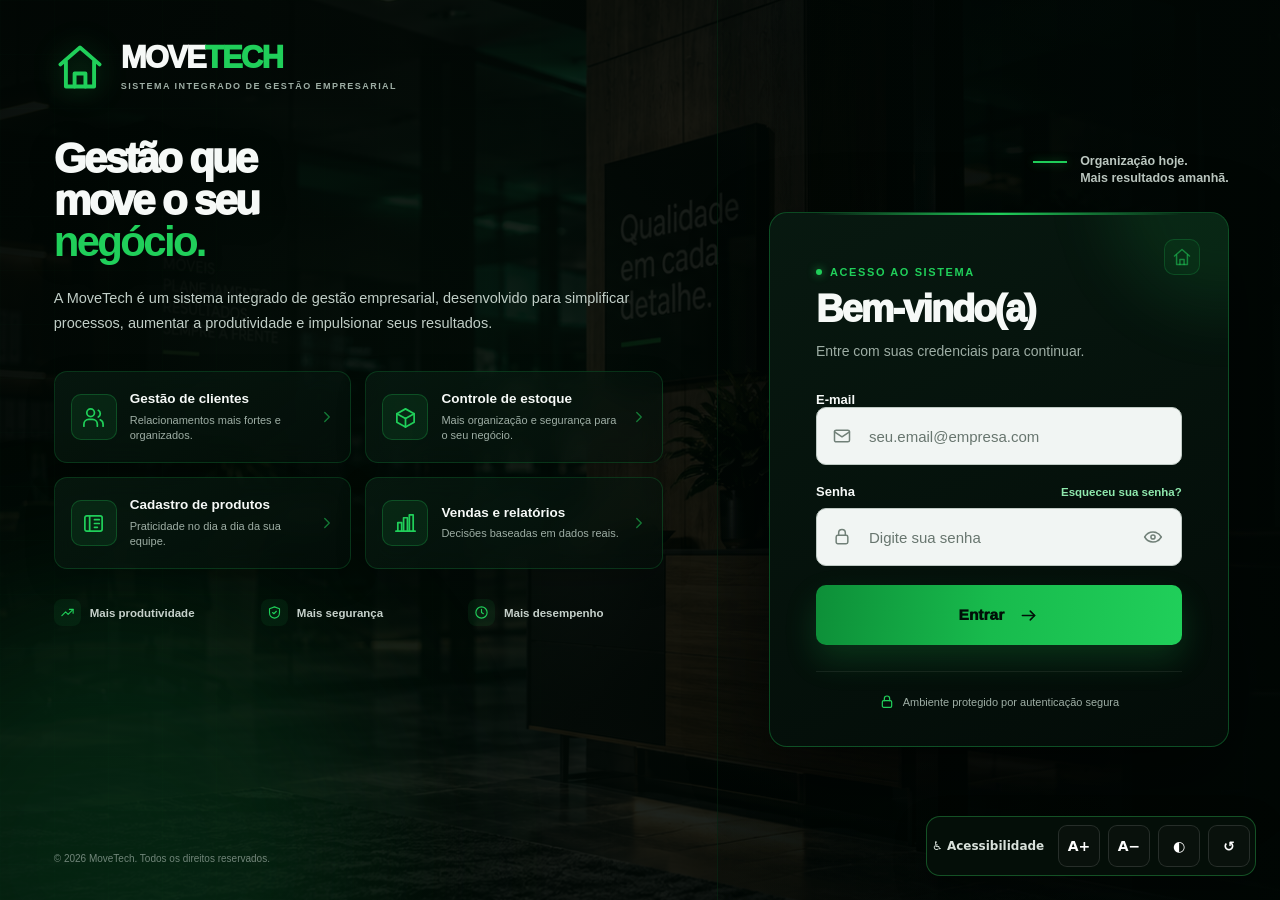
<file: frontend/index.html>
<!DOCTYPE html>
<html lang="pt-BR">

<head>
    <meta charset="UTF-8">

    <meta
        name="viewport"
        content="width=device-width, initial-scale=1.0"
    >

    <meta
        name="description"
        content="MoveTech - Sistema Integrado de Gestão Empresarial"
    >

    <meta name="theme-color" content="#020806">

    <title>Login | MoveTech</title>

    <link rel="stylesheet" href="style.css">
    <link rel="stylesheet" href="acessibilidade.css">
</head>

<body>

    <a class="skip-link" href="#conteudo-principal">
        Ir para o conteúdo principal
    </a>

    <!-- BACKGROUND GLOBAL COM A FOTOGRAFIA VISÍVEL -->
    <div class="presentation-backdrop" aria-hidden="true">
        <div class="backdrop-photo"></div>
        <div class="backdrop-overlay"></div>
        <div class="backdrop-grid"></div>
        <div class="backdrop-glow"></div>
    </div>

    <main
        id="conteudo-principal"
        class="login-page"
    >
        <div class="layout-container">

            <!-- =========================================
                 COLUNA ESQUERDA: MARCA + APRESENTAÇÃO
            ========================================== -->

            <section
                class="presentation-panel"
                aria-labelledby="titulo-marca"
            >

                <!-- MARCA / LOGO -->
                <header class="brand">

                    <div
                        class="brand-symbol"
                        aria-hidden="true"
                    >
                        <svg
                            viewBox="0 0 24 24"
                            fill="none"
                            stroke="currentColor"
                            stroke-width="1.8"
                            stroke-linecap="round"
                            stroke-linejoin="round"
                        >
                            <path d="M3 10.8 12 3l9 7.8"/>
                            <path d="M5.5 9.5V21h13V9.5"/>
                            <path d="M9.5 21v-6h5v6"/>
                        </svg>
                    </div>

                    <div class="brand-text">

                        <h1 id="titulo-marca">
                            MOVE<span>TECH</span>
                        </h1>

                        <p>
                            Sistema Integrado de Gestão Empresarial
                        </p>

                    </div>

                </header>


                <!-- HEADLINE DE IMPACTO -->

                <div class="intro">

                    <h2>
                        Gestão que<br>
                        move o seu<br>
                        <strong>negócio.</strong>
                    </h2>

                    <p>
                        A MoveTech é um sistema integrado de gestão empresarial,
                        desenvolvido para simplificar processos, aumentar a
                        produtividade e impulsionar seus resultados.
                    </p>

                </div>


                <!-- GRID DE FUNCIONALIDADES 2x2 (CARDS INTERATIVOS COM BUTTON) -->

                <div
                    class="features"
                    aria-label="Principais recursos do MoveTech"
                >

                    <button
                        type="button"
                        class="feature feature-card-button"
                        data-feature="1"
                        aria-haspopup="dialog"
                    >

                        <span
                            class="feature-icon"
                            aria-hidden="true"
                        >
                            <svg viewBox="0 0 24 24">
                                <circle cx="9" cy="7" r="4"/>
                                <path d="M2 21v-2a5 5 0 0 1 5-5h4a5 5 0 0 1 5 5v2"/>
                                <path d="M17 4.5a4 4 0 0 1 0 7"/>
                                <path d="M22 21v-2a5 5 0 0 0-3-4.6"/>
                            </svg>
                        </span>

                        <span class="feature-text">
                            <strong>
                                Gestão de clientes
                            </strong>

                            <small>
                                Relacionamentos mais fortes e organizados.
                            </small>
                        </span>

                        <span
                            class="feature-arrow"
                            aria-hidden="true"
                        >
                            <svg viewBox="0 0 24 24">
                                <path d="M9 6l6 6-6 6"/>
                            </svg>
                        </span>

                    </button>


                    <button
                        type="button"
                        class="feature feature-card-button"
                        data-feature="2"
                        aria-haspopup="dialog"
                    >

                        <span
                            class="feature-icon"
                            aria-hidden="true"
                        >
                            <svg viewBox="0 0 24 24">
                                <path d="m21 8-9-5-9 5 9 5 9-5Z"/>
                                <path d="M3 8v9l9 5 9-5V8"/>
                                <path d="M12 13v9"/>
                            </svg>
                        </span>

                        <span class="feature-text">
                            <strong>
                                Controle de estoque
                            </strong>

                            <small>
                                Mais organização e segurança para o seu negócio.
                            </small>
                        </span>

                        <span
                            class="feature-arrow"
                            aria-hidden="true"
                        >
                            <svg viewBox="0 0 24 24">
                                <path d="M9 6l6 6-6 6"/>
                            </svg>
                        </span>

                    </button>


                    <button
                        type="button"
                        class="feature feature-card-button"
                        data-feature="3"
                        aria-haspopup="dialog"
                    >

                        <span
                            class="feature-icon"
                            aria-hidden="true"
                        >
                            <svg viewBox="0 0 24 24">
                                <rect x="3" y="4" width="18" height="16" rx="2"/>
                                <path d="M8 4v16"/>
                                <path d="M13 8h5"/>
                                <path d="M13 12h5"/>
                                <path d="M13 16h3"/>
                            </svg>
                        </span>

                        <span class="feature-text">
                            <strong>
                                Cadastro de produtos
                            </strong>

                            <small>
                                Praticidade no dia a dia da sua equipe.
                            </small>
                        </span>

                        <span
                            class="feature-arrow"
                            aria-hidden="true"
                        >
                            <svg viewBox="0 0 24 24">
                                <path d="M9 6l6 6-6 6"/>
                            </svg>
                        </span>

                    </button>


                    <button
                        type="button"
                        class="feature feature-card-button"
                        data-feature="4"
                        aria-haspopup="dialog"
                    >

                        <span
                            class="feature-icon"
                            aria-hidden="true"
                        >
                            <svg viewBox="0 0 24 24">
                                <path d="M4 20V11h4v9"/>
                                <path d="M10 20V6h4v14"/>
                                <path d="M16 20V3h4v17"/>
                                <path d="M2 20h20"/>
                            </svg>
                        </span>

                        <span class="feature-text">
                            <strong>
                                Vendas e relatórios
                            </strong>

                            <small>
                                Decisões baseadas em dados reais.
                            </small>
                        </span>

                        <span
                            class="feature-arrow"
                            aria-hidden="true"
                        >
                            <svg viewBox="0 0 24 24">
                                <path d="M9 6l6 6-6 6"/>
                            </svg>
                        </span>

                    </button>

                </div>


                <!-- BENEFÍCIOS INFERIORES -->

                <ul
                    class="institutional"
                    aria-label="Benefícios institucionais do MoveTech"
                >

                    <li class="institutional-item">

                        <span
                            class="institutional-icon"
                            aria-hidden="true"
                        >
                            <svg viewBox="0 0 24 24">
                                <path d="M3 17 9 11l4 4 8-8"/>
                                <path d="M15 7h6v6"/>
                            </svg>
                        </span>

                        <span class="institutional-text">
                            <strong>Mais produtividade</strong>
                        </span>

                    </li>

                    <li class="institutional-item">

                        <span
                            class="institutional-icon"
                            aria-hidden="true"
                        >
                            <svg viewBox="0 0 24 24">
                                <path d="M12 3 4 6v6c0 5 3.5 8.5 8 9 4.5-.5 8-4 8-9V6l-8-3Z"/>
                                <path d="m9 12 2 2 4-4"/>
                            </svg>
                        </span>

                        <span class="institutional-text">
                            <strong>Mais segurança</strong>
                        </span>

                    </li>

                    <li class="institutional-item">

                        <span
                            class="institutional-icon"
                            aria-hidden="true"
                        >
                            <svg viewBox="0 0 24 24">
                                <circle cx="12" cy="12" r="9"/>
                                <path d="M12 7v5l3 2"/>
                            </svg>
                        </span>

                        <span class="institutional-text">
                            <strong>Mais desempenho</strong>
                        </span>

                    </li>

                </ul>


                <!-- RODAPÉ ESQUERDO -->

                <div class="presentation-footer">

                    <p class="copyright">
                        © 2026 MoveTech. Todos os direitos reservados.
                    </p>

                </div>

            </section>


            <!-- =========================================
                 COLUNA DIREITA / REGIONAL CENTRALIZADA DO LOGIN
            ========================================== -->

            <section
                class="login-area"
                aria-labelledby="titulo-login"
            >

                <div class="login-area-content">

                    <!-- MENSAGEM INSTITUCIONAL SUPERIOR -->
                    <p class="login-slogan">

                        <span aria-hidden="true"></span>

                        <strong>
                            Organização hoje.<br>
                            Mais resultados amanhã.
                        </strong>

                    </p>


                    <!-- CARD DE LOGIN OVERLAY -->

                    <div class="login-card">

                        <span
                            class="login-card-accent"
                            aria-hidden="true"
                        ></span>

                        <span
                            class="login-card-badge"
                            aria-hidden="true"
                        >
                            <svg viewBox="0 0 24 24">
                                <path d="M3 10.8 12 3l9 7.8"/>
                                <path d="M5.5 9.5V21h13V9.5"/>
                                <path d="M9.5 21v-6h5v6"/>
                            </svg>
                        </span>

                        <header class="login-header">

                            <p class="login-small-title">
                                Acesso ao sistema
                            </p>

                            <h2 id="titulo-login">
                                Bem-vindo(a)
                            </h2>

                            <p>
                                Entre com suas credenciais para continuar.
                            </p>

                        </header>


                        <!-- MENSAGEM DE ERRO/SUCESSO -->

                        <div
                            id="mensagem"
                            class="mensagem"
                            role="alert"
                            aria-live="polite"
                            hidden
                        ></div>


                        <!-- FORMULÁRIO -->

                        <form id="login-form">


                            <!-- CAMPO EMAIL -->

                            <div class="form-group">

                                <label for="email">
                                    E-mail
                                </label>

                                <div class="input-wrapper">

                                    <span
                                        class="input-icon"
                                        aria-hidden="true"
                                    >
                                        <svg viewBox="0 0 24 24">
                                            <rect
                                                x="3"
                                                y="5"
                                                width="18"
                                                height="14"
                                                rx="2"
                                            />
                                            <path d="m3 7 9 6 9-6"/>
                                        </svg>
                                    </span>

                                    <input
                                        type="email"
                                        id="email"
                                        name="email"
                                        autocomplete="username"
                                        placeholder="seu.email@empresa.com"
                                        required
                                    >

                                </div>

                            </div>


                            <!-- CAMPO SENHA -->

                            <div class="form-group">

                                <div class="label-with-link">
                                    <label for="senha">
                                        Senha
                                    </label>
                                    <button
                                        type="button"
                                        id="esqueceu-senha"
                                        class="forgot-password-link"
                                    >
                                        Esqueceu sua senha?
                                    </button>
                                </div>

                                <div
                                    class="input-wrapper password-wrapper"
                                >

                                    <span
                                        class="input-icon"
                                        aria-hidden="true"
                                    >
                                        <svg viewBox="0 0 24 24">
                                            <rect
                                                x="5"
                                                y="10"
                                                width="14"
                                                height="10"
                                                rx="2"
                                            />
                                            <path d="M8 10V7a4 4 0 0 1 8 0v3"/>
                                        </svg>
                                    </span>

                                    <input
                                        type="password"
                                        id="senha"
                                        name="senha"
                                        autocomplete="current-password"
                                        placeholder="Digite sua senha"
                                        required
                                    >

                                    <button
                                        type="button"
                                        id="mostrar-senha"
                                        class="password-button"
                                        aria-label="Mostrar senha"
                                        aria-pressed="false"
                                    >
                                        <svg viewBox="0 0 24 24" id="mostrar-senha-icon">
                                            <path d="M2 12s3.5-6 10-6 10 6 10 6-3.5 6-10 6S2 12 2 12Z"/>
                                            <circle
                                                cx="12"
                                                cy="12"
                                                r="2.5"
                                            />
                                        </svg>
                                    </button>

                                </div>

                            </div>


                            <!-- BOTAO ENTRAR -->

                            <button
                                type="submit"
                                id="botao-login"
                                class="login-button"
                            >

                                <span>
                                    Entrar
                                </span>

                                <svg
                                    viewBox="0 0 24 24"
                                    aria-hidden="true"
                                >
                                    <path d="M5 12h14"/>
                                    <path d="m14 7 5 5-5 5"/>
                                </svg>

                            </button>

                        </form>


                        <!-- MENSAGEM DE SEGURANÇA -->

                        <p class="security-message">

                            <svg
                                viewBox="0 0 24 24"
                                aria-hidden="true"
                            >
                                <rect
                                    x="5"
                                    y="10"
                                    width="14"
                                    height="10"
                                    rx="2"
                                />
                                <path d="M8 10V7a4 4 0 0 1 8 0v3"/>
                            </svg>

                            <span>
                                Ambiente protegido por autenticação segura
                            </span>

                        </p>

                    </div>

                </div>

            </section>

        </div>
    </main>


    <!-- =========================================
         MODAL COMERCIAL DE RECURSOS (ACCESSIBLE)
    ========================================== -->

    <div
        id="feature-modal"
        class="modal-backdrop"
        role="dialog"
        aria-modal="true"
        aria-labelledby="modal-title"
        aria-describedby="modal-description"
        hidden
    >
        <div class="modal-card" tabindex="-1">

            <button
                type="button"
                id="modal-close"               class="modal-close-button"
                aria-label="Fechar modal"
            >
                <svg viewBox="0 0 24 24" aria-hidden="true">
                    <path d="M18 6L6 18"/>
                    <path d="M6 6l12 12"/>
                </svg>
            </button>

            <header class="modal-header">
                <div id="modal-icon" class="modal-icon" aria-hidden="true"></div>
                <h2 id="modal-title" class="modal-title"></h2>
            </header>

            <div class="modal-body">
                <p id="modal-description" class="modal-description"></p>

                <div class="modal-resources-container">
                    <h3 class="modal-resources-heading">Recursos inclusos</h3>
                    <ul id="modal-resources-list" class="modal-resources-list"></ul>
                </div>
            </div>

            <footer class="modal-footer">
                <button
                    type="button"
                    id="modal-action-close"
                    class="modal-action-button"
                >
                    Entendi
                </button>
            </footer>

        </div>
    </div>


    <!-- =========================================
         BARRA DE ACESSIBILIDADE
    ========================================== -->

    <div
        class="acessibilidade-barra"
        role="region"
        aria-label="Ferramentas de acessibilidade"
    >

        <span class="acessibilidade-titulo">
            ♿ Acessibilidade
        </span>

        <button
            id="acessibilidade-aumentar"
            class="acessibilidade-botao"
            type="button"
            aria-label="Aumentar tamanho do texto"
            title="Aumentar texto"
        >
            A+
        </button>

        <button
            id="acessibilidade-diminuir"
            class="acessibilidade-botao"
            type="button"
            aria-label="Diminuir tamanho do texto"
            title="Diminuir texto"
        >
            A−
        </button>

        <button
            id="acessibilidade-contraste"
            class="acessibilidade-botao"
            type="button"
            aria-label="Ativar ou desativar alto contraste"
            aria-pressed="false"
            title="Alto contraste"
        >
            ◐
        </button>

        <button
            id="acessibilidade-restaurar"
            class="acessibilidade-botao"
            type="button"
            aria-label="Restaurar configurações de acessibilidade"
            title="Restaurar configurações"
        >
            ↺
        </button>

    </div>


    <div
        id="acessibilidade-status"
        class="sr-only"
        aria-live="polite"
        aria-atomic="true"
    ></div>


    <!-- SCRIPTS MANTIDOS INTEGRALMENTE -->

    <script src="acessibilidade.js"></script>

    <script src="https://vlibras.gov.br/app/vlibras-plugin.js"></script>

    <script src="app.js"></script>

</body>

</html>
</file>
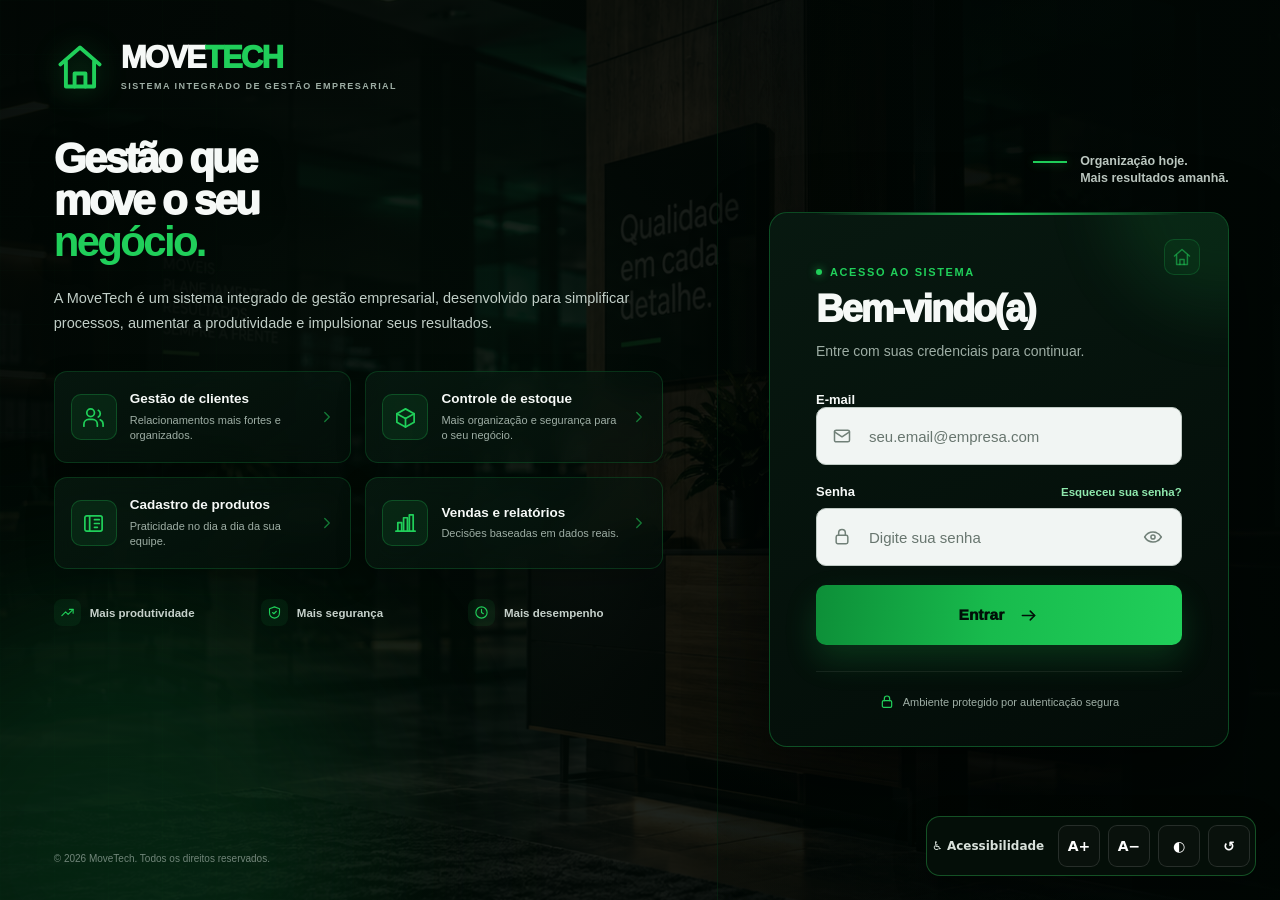
<file: frontend/clientes.html>
<!DOCTYPE html>
<html lang="pt-BR">

<head>
    <meta charset="UTF-8">

    <meta
        name="viewport"
        content="width=device-width, initial-scale=1.0"
    >

    <meta
        name="description"
        content="Gestão de clientes do MoveTech"
    >

    <title>Clientes | MoveTech</title>

    <!-- PADRÃO VISUAL -->
    <link rel="stylesheet" href="movetech.css">

    <!-- ESTILOS DA TELA -->
    <link rel="stylesheet" href="clientes.css">

    <!-- ACESSIBILIDADE -->
    <link rel="stylesheet" href="acessibilidade.css">
</head>

<body>

    <!-- =====================================================
         PULAR PARA O CONTEÚDO
    ====================================================== -->

    <a
        class="skip-link"
        href="#conteudo-principal"
    >
        Ir para o conteúdo principal
    </a>


    <!-- =====================================================
         ACESSIBILIDADE GLOBAL
    ====================================================== -->

    <div
        class="acessibilidade-barra"
        role="region"
        aria-label="Ferramentas de acessibilidade"
    >

        <span class="acessibilidade-titulo">
            ♿ Acessibilidade
        </span>

        <button
            id="acessibilidade-aumentar"
            class="acessibilidade-botao"
            type="button"
            aria-label="Aumentar tamanho do texto"
            title="Aumentar texto"
        >
            A+
        </button>

        <button
            id="acessibilidade-diminuir"
            class="acessibilidade-botao"
            type="button"
            aria-label="Diminuir tamanho do texto"
            title="Diminuir texto"
        >
            A−
        </button>

        <button
            id="acessibilidade-contraste"
            class="acessibilidade-botao"
            type="button"
            aria-label="Ativar ou desativar alto contraste"
            aria-pressed="false"
            title="Alto contraste"
        >
            ◐
        </button>

        <button
            id="acessibilidade-restaurar"
            class="acessibilidade-botao"
            type="button"
            aria-label="Restaurar configurações de acessibilidade"
            title="Restaurar configurações"
        >
            ↺
        </button>

    </div>


    <div
        id="acessibilidade-status"
        class="sr-only"
        aria-live="polite"
        aria-atomic="true"
    ></div>


    <!-- =====================================================
         SISTEMA
    ====================================================== -->

    <div class="app-layout">


        <!-- =================================================
             MENU LATERAL
        ================================================== -->

        <aside
            class="sidebar"
            aria-label="Menu principal"
        >

            <!-- MARCA -->

            <div class="brand">

                <div
                    class="brand-icon"
                    aria-hidden="true"
                >
                    <svg class="mt-icon" viewBox="0 0 24 24" aria-hidden="true" focusable="false" fill="none" stroke="currentColor" stroke-width="1.8" stroke-linecap="round" stroke-linejoin="round"><path d="M3 10.8 12 3l9 7.8"/><path d="M5.5 9.5V21h13V9.5"/><path d="M9.5 21v-6h5v6"/></svg>
                </div>

                <div>

                    <strong>
                        MOVE<span>TECH</span>
                    </strong>

                    <small>
                        Gestão Empresarial
                    </small>

                </div>

            </div>


            <!-- NAVEGAÇÃO -->

            <nav
                class="menu"
                aria-label="Navegação principal"
            >

                <a href="dashboard.html">
                    <span aria-hidden="true"><svg class="mt-icon" viewBox="0 0 24 24" aria-hidden="true" focusable="false" fill="none" stroke="currentColor" stroke-width="1.8" stroke-linecap="round" stroke-linejoin="round"><path d="M3 10.8 12 3l9 7.8"/><path d="M5.5 9.5V21h13V9.5"/><path d="M9.5 21v-6h5v6"/></svg></span>
                    Dashboard
                </a>

                <a
                    href="clientes.html"
                    class="active"
                    aria-current="page"
                >
                    <span aria-hidden="true"><svg class="mt-icon" viewBox="0 0 24 24" aria-hidden="true" focusable="false" fill="none" stroke="currentColor" stroke-width="1.8" stroke-linecap="round" stroke-linejoin="round"><path d="M16 21v-2a4 4 0 0 0-4-4H6a4 4 0 0 0-4 4v2"/><circle cx="9" cy="7" r="4"/><path d="M22 21v-2a4 4 0 0 0-3-3.87"/><path d="M16 3.13a4 4 0 0 1 0 7.75"/></svg></span>
                    Clientes
                </a>

                <a href="produtos.html">
                    <span aria-hidden="true"><svg class="mt-icon" viewBox="0 0 24 24" aria-hidden="true" focusable="false" fill="none" stroke="currentColor" stroke-width="1.8" stroke-linecap="round" stroke-linejoin="round"><path d="m21 8-9-5-9 5 9 5 9-5Z"/><path d="M3 8v9l9 5 9-5V8"/><path d="M12 13v9"/></svg></span>
                    Produtos
                </a>

                <a href="vendas.html">
                    <span aria-hidden="true"><svg class="mt-icon" viewBox="0 0 24 24" aria-hidden="true" focusable="false" fill="none" stroke="currentColor" stroke-width="1.8" stroke-linecap="round" stroke-linejoin="round"><circle cx="9" cy="20" r="1"/><circle cx="19" cy="20" r="1"/><path d="M3 4h2l2.4 10.4a2 2 0 0 0 2 1.6h7.8a2 2 0 0 0 2-1.6L21 7H6"/></svg></span>
                    Vendas
                </a>

                <a href="relatorios.html">
                    <span aria-hidden="true"><svg class="mt-icon" viewBox="0 0 24 24" aria-hidden="true" focusable="false" fill="none" stroke="currentColor" stroke-width="1.8" stroke-linecap="round" stroke-linejoin="round"><path d="M4 20V10"/><path d="M10 20V4"/><path d="M16 20v-7"/><path d="M22 20H2"/></svg></span>
                    Relatórios
                </a>

            </nav>


            <!-- USUÁRIO -->

            <div class="sidebar-footer">

                <div class="usuario">

                    <div
                        class="usuario-avatar"
                        aria-hidden="true"
                    >
                        <svg class="mt-icon" viewBox="0 0 24 24" aria-hidden="true" focusable="false" fill="none" stroke="currentColor" stroke-width="1.8" stroke-linecap="round" stroke-linejoin="round"><circle cx="12" cy="8" r="4"/><path d="M4 21a8 8 0 0 1 16 0"/></svg>
                    </div>

                    <div>

                        <strong id="usuario-nome">
                            Usuário
                        </strong>

                        <small id="usuario-perfil">
                            Perfil
                        </small>

                    </div>

                </div>


                <button
                    id="botao-sair"
                    class="botao-sair"
                    type="button"
                    aria-label="Sair do sistema MoveTech"
                >
                    Sair
                </button>

            </div>

        </aside>


        <!-- =================================================
             ÁREA PRINCIPAL
        ================================================== -->

        <div class="main-area">


            <!-- =================================================
                 TOPO
            ================================================== -->

            <header class="topbar">

                <div>

                    <p class="page-kicker">
                        CADASTROS
                    </p>

                    <h1>
                        Clientes
                    </h1>

                </div>


                <button
                    id="botao-novo-cliente"
                    class="botao-primary"
                    type="button"
                >
                    + Novo cliente
                </button>

            </header>


            <!-- =================================================
                 CONTEÚDO
            ================================================== -->

            <main
                id="conteudo-principal"
                class="content"
            >


                <!-- =================================================
                     CABEÇALHO
                ================================================== -->

                <section
                    class="clientes-header"
                    aria-labelledby="titulo-clientes"
                >

                    <div>

                        <p class="welcome-kicker">
                            GESTÃO DE CLIENTES
                        </p>

                        <h2 id="titulo-clientes">
                            Clientes cadastrados
                        </h2>

                        <p>
                            Consulte, cadastre, edite e desative clientes.
                        </p>

                    </div>


                    <!-- BUSCA -->

                    <div class="busca-wrapper">

                        <label for="busca-cliente">
                            Buscar cliente
                        </label>

                        <input
                            type="search"
                            id="busca-cliente"
                            placeholder="Nome, CPF ou e-mail"
                            autocomplete="off"
                            aria-label="Buscar cliente por nome, CPF ou e-mail"
                        >

                    </div>

                </section>


                <!-- =================================================
                     TABELA
                ================================================== -->

                <section
                    class="painel-clientes"
                    aria-labelledby="titulo-lista-clientes"
                >

                    <div class="painel-clientes-header">

                        <div>

                            <p class="panel-kicker">
                                CADASTROS
                            </p>

                            <h2 id="titulo-lista-clientes">
                                Lista de clientes
                            </h2>

                        </div>

                    </div>


                    <div
                        class="table-wrapper"
                        tabindex="0"
                        aria-label="Tabela de clientes. Em telas menores, deslize horizontalmente para visualizar todas as colunas."
                    >

                        <table>

                            <thead>

                                <tr>

                                    <th scope="col">
                                        Nome
                                    </th>

                                    <th scope="col">
                                        CPF
                                    </th>

                                    <th scope="col">
                                        Telefone
                                    </th>

                                    <th scope="col">
                                        E-mail
                                    </th>

                                    <th scope="col">
                                        Status
                                    </th>

                                    <th scope="col">
                                        Ações
                                    </th>

                                </tr>

                            </thead>


                            <tbody id="tabela-clientes">

                                <tr>

                                    <td colspan="6">
                                        Carregando clientes...
                                    </td>

                                </tr>

                            </tbody>

                        </table>

                    </div>

                </section>


                <!-- =================================================
                     MENSAGENS
                ================================================== -->

                <div
                    id="mensagem-clientes"
                    class="mensagem-clientes"
                    role="alert"
                    aria-live="polite"
                    hidden
                ></div>

            </main>

        </div>

    </div>


    <!-- =====================================================
         MODAL DE CLIENTE
    ====================================================== -->

    <div
        id="modal-cliente"
        class="modal"
        hidden
        aria-hidden="true"
    >

        <div
            class="modal-card"
            role="dialog"
            aria-modal="true"
            aria-labelledby="titulo-modal"
        >

            <!-- CABEÇALHO -->

            <div class="modal-header">

                <div>

                    <p class="panel-kicker">
                        CADASTRO
                    </p>

                    <h2 id="titulo-modal">
                        Novo cliente
                    </h2>

                </div>


                <button
                    type="button"
                    id="fechar-modal"
                    class="fechar-modal"
                    aria-label="Fechar janela de cadastro de cliente"
                >
                    ×
                </button>

            </div>


            <!-- =================================================
                 FORMULÁRIO
            ================================================== -->

            <form id="form-cliente">

                <input
                    type="hidden"
                    id="cliente-id"
                >


                <div class="form-grid">


                    <!-- NOME -->

                    <div class="campo campo-full">

                        <label for="cliente-nome">
                            Nome completo
                        </label>

                        <input
                            type="text"
                            id="cliente-nome"
                            autocomplete="name"
                            required
                        >

                    </div>


                    <!-- CPF -->

                    <div class="campo">

                        <label for="cliente-cpf">
                            CPF
                        </label>

                        <input
                            type="text"
                            id="cliente-cpf"
                            required
                            maxlength="14"
                            inputmode="numeric"
                            placeholder="000.000.000-00"
                        >

                    </div>


                    <!-- TELEFONE -->

                    <div class="campo">

                        <label for="cliente-telefone">
                            Telefone
                        </label>

                        <input
                            type="text"
                            id="cliente-telefone"
                            inputmode="tel"
                            autocomplete="tel"
                            placeholder="(17) 99999-9999"
                        >

                    </div>


                    <!-- E-MAIL -->

                    <div class="campo">

                        <label for="cliente-email">
                            E-mail
                        </label>

                        <input
                            type="email"
                            id="cliente-email"
                            autocomplete="email"
                            placeholder="cliente@email.com"
                        >

                    </div>


                    <!-- STATUS -->

                    <div class="campo">

                        <label for="cliente-status">
                            Status
                        </label>

                        <select id="cliente-status">

                            <option value="true">
                                Ativo
                            </option>

                            <option value="false">
                                Inativo
                            </option>

                        </select>

                    </div>


                    <!-- ENDEREÇO -->

                    <div class="campo campo-full">

                        <label for="cliente-endereco">
                            Endereço
                        </label>

                        <input
                            type="text"
                            id="cliente-endereco"
                            autocomplete="street-address"
                            placeholder="Digite o endereço do cliente"
                        >

                    </div>

                </div>


                <!-- =================================================
                     MENSAGEM DO FORMULÁRIO
                ================================================== -->

                <div
                    id="mensagem-form"
                    class="mensagem-form"
                    role="alert"
                    aria-live="polite"
                    hidden
                ></div>


                <!-- =================================================
                     BOTÕES
                ================================================== -->

                <div class="modal-actions">

                    <button
                        type="button"
                        id="cancelar-cliente"
                        class="botao-secundario"
                    >
                        Cancelar
                    </button>


                    <button
                        type="submit"
                        id="salvar-cliente"
                        class="botao-primary"
                    >
                        Salvar cliente
                    </button>

                </div>

            </form>

        </div>

    </div>


    <!-- =====================================================
         JAVASCRIPT
    ====================================================== -->

    <script src="acessibilidade.js"></script>
    <!-- VLibras -->
    <script src="https://vlibras.gov.br/app/vlibras-plugin.js"></script>

    <script src="mt-comum.js"></script>
    <script src="clientes.js"></script>

</body>

</html>
</file>
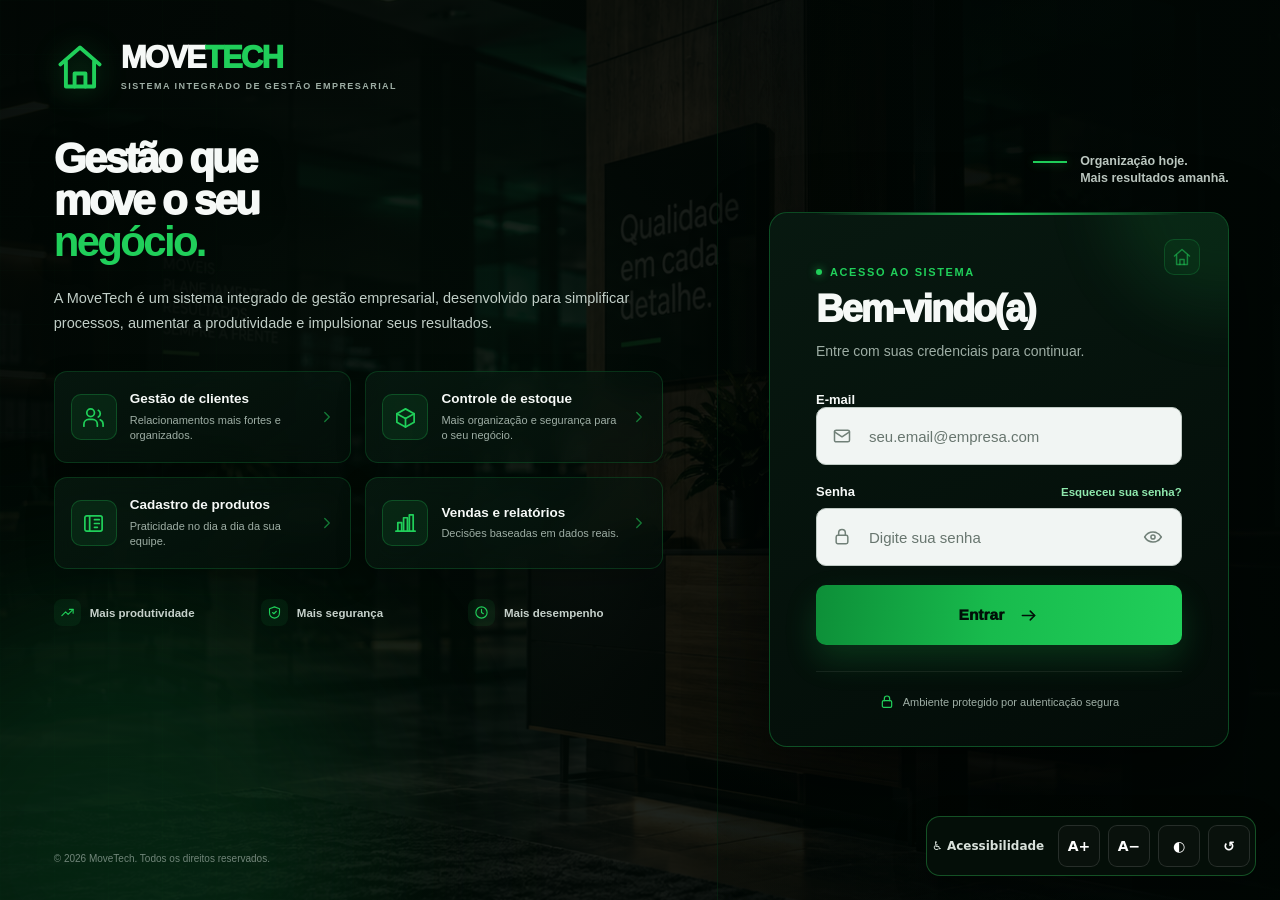
<file: frontend/dashboard.html>
<!DOCTYPE html>
<html lang="pt-BR">

<head>
    <meta charset="UTF-8">

    <meta
        name="viewport"
        content="width=device-width, initial-scale=1.0"
    >

    <meta
        name="description"
        content="Dashboard do sistema MoveTech"
    >

    <title>Dashboard | MoveTech</title>

    <!-- CSS GLOBAL MOVETECH -->
    <link rel="stylesheet" href="movetech.css">

    <!-- CSS ESPECÍFICO DO DASHBOARD -->
    <link rel="stylesheet" href="dashboard.css">

    <!-- ACESSIBILIDADE -->
    <link rel="stylesheet" href="acessibilidade.css">
</head>

<body class="dashboard-page">

    <!-- =====================================================
         ACESSIBILIDADE GLOBAL
    ====================================================== -->

    <div
        class="acessibilidade-barra"
        role="region"
        aria-label="Ferramentas de acessibilidade"
    >

        <span class="acessibilidade-titulo">
            ♿ Acessibilidade
        </span>

        <button
            id="acessibilidade-aumentar"
            class="acessibilidade-botao"
            type="button"
            aria-label="Aumentar tamanho do texto"
            title="Aumentar texto"
        >
            A+
        </button>

        <button
            id="acessibilidade-diminuir"
            class="acessibilidade-botao"
            type="button"
            aria-label="Diminuir tamanho do texto"
            title="Diminuir texto"
        >
            A−
        </button>

        <button
            id="acessibilidade-contraste"
            class="acessibilidade-botao"
            type="button"
            aria-label="Ativar ou desativar alto contraste"
            aria-pressed="false"
            title="Alto contraste"
        >
            ◐
        </button>

        <button
            id="acessibilidade-restaurar"
            class="acessibilidade-botao"
            type="button"
            aria-label="Restaurar configurações de acessibilidade"
            title="Restaurar configurações"
        >
            ↺
        </button>

    </div>

    <!-- LEITOR DE TELA -->

    <div
        id="acessibilidade-status"
        class="sr-only"
        aria-live="polite"
        aria-atomic="true"
    ></div>

    <!-- PULAR PARA CONTEÚDO -->

    <a
        class="skip-link"
        href="#conteudo-principal"
    >
        Ir para o conteúdo principal
    </a>

    <!-- =====================================================
         SISTEMA
    ====================================================== -->

    <div class="app-layout">

        <!-- =================================================
             SIDEBAR
        ================================================== -->

        <aside
            class="sidebar"
            aria-label="Menu principal"
        >

            <!-- MARCA -->

            <div class="brand">

                <div
                    class="brand-icon"
                    aria-hidden="true"
                >
                    <svg class="mt-icon" viewBox="0 0 24 24" aria-hidden="true" focusable="false" fill="none" stroke="currentColor" stroke-width="1.8" stroke-linecap="round" stroke-linejoin="round"><path d="M3 10.8 12 3l9 7.8"/><path d="M5.5 9.5V21h13V9.5"/><path d="M9.5 21v-6h5v6"/><path d="M16.5 5.8h2.2v3"/></svg>
                </div>

                <div>

                    <strong>
                        MOVE<span>TECH</span>
                    </strong>

                    <small>
                        Gestão Empresarial
                    </small>

                </div>

            </div>

            <!-- MENU -->

            <nav
                class="menu"
                aria-label="Navegação principal"
            >

                <a
                    href="dashboard.html"
                    class="active"
                    aria-current="page"
                >
                    <span aria-hidden="true">
                        <svg class="mt-icon" viewBox="0 0 24 24" aria-hidden="true" focusable="false" fill="none" stroke="currentColor" stroke-width="1.8" stroke-linecap="round" stroke-linejoin="round"><path d="M3 10.8 12 3l9 7.8"/><path d="M5.5 9.5V21h13V9.5"/><path d="M9.5 21v-6h5v6"/><path d="M16.5 5.8h2.2v3"/></svg>
                    </span>

                    Dashboard
                </a>

                <a href="clientes.html">

                    <span aria-hidden="true">
                        <svg class="mt-icon" viewBox="0 0 24 24" aria-hidden="true" focusable="false" fill="none" stroke="currentColor" stroke-width="1.8" stroke-linecap="round" stroke-linejoin="round"><path d="M16 21v-2a4 4 0 0 0-4-4H6a4 4 0 0 0-4 4v2"/><circle cx="9" cy="7" r="4"/><path d="M22 21v-2a4 4 0 0 0-3-3.87"/><path d="M16 3.13a4 4 0 0 1 0 7.75"/></svg>
                    </span>

                    Clientes
                </a>

                <a href="produtos.html">

                    <span aria-hidden="true">
                        <svg class="mt-icon" viewBox="0 0 24 24" aria-hidden="true" focusable="false" fill="none" stroke="currentColor" stroke-width="1.8" stroke-linecap="round" stroke-linejoin="round"><path d="m21 8-9-5-9 5 9 5 9-5Z"/><path d="m3 8 9 5 9-5"/><path d="M12 13v9"/><path d="M3 8v9l9 5 9-5V8"/></svg>
                    </span>

                    Produtos
                </a>

                <a href="vendas.html">

                    <span aria-hidden="true">
                        <svg class="mt-icon" viewBox="0 0 24 24" aria-hidden="true" focusable="false" fill="none" stroke="currentColor" stroke-width="1.8" stroke-linecap="round" stroke-linejoin="round"><circle cx="9" cy="20" r="1"/><circle cx="19" cy="20" r="1"/><path d="M3 4h2l2.4 10.4a2 2 0 0 0 2 1.6h7.8a2 2 0 0 0 2-1.6L21 7H6"/><path d="M9 10h8"/></svg>
                    </span>

                    Vendas
                </a>

                <a href="relatorios.html">

                    <span aria-hidden="true">
                        <svg class="mt-icon" viewBox="0 0 24 24" aria-hidden="true" focusable="false" fill="none" stroke="currentColor" stroke-width="1.8" stroke-linecap="round" stroke-linejoin="round"><path d="M4 20V10"/><path d="M10 20V4"/><path d="M16 20v-7"/><path d="M22 20H2"/></svg>
                    </span>

                    Relatórios
                </a>

            </nav>

            <!-- USUÁRIO -->

            <div class="sidebar-footer">

                <div class="usuario">

                    <div
                        class="usuario-avatar"
                        aria-hidden="true"
                    >
                        <svg class="mt-icon" viewBox="0 0 24 24" aria-hidden="true" focusable="false" fill="none" stroke="currentColor" stroke-width="1.8" stroke-linecap="round" stroke-linejoin="round"><circle cx="12" cy="8" r="4"/><path d="M4 21a8 8 0 0 1 16 0"/></svg>
                    </div>

                    <div>

                        <strong id="usuario-nome">
                            Usuário
                        </strong>

                        <small id="usuario-perfil">
                            Perfil
                        </small>

                    </div>

                </div>

                <button
                    id="botao-sair"
                    class="botao-sair"
                    type="button"
                    aria-label="Sair do sistema MoveTech"
                >
                    Sair
                </button>

            </div>

        </aside>

        <!-- =================================================
             ÁREA PRINCIPAL
        ================================================== -->

        <div class="main-area">

            <!-- =============================================
                 TOPBAR
            ============================================== -->

            <header class="topbar">

                <div>

                    <p class="page-kicker">
                        PAINEL DE CONTROLE
                    </p>

                    <h1>
                        Dashboard
                    </h1>

                </div>

                <div class="topbar-actions">

                    <button
                        id="botao-atualizar"
                        class="botao-secundario"
                        type="button"
                        aria-label="Atualizar dados do dashboard"
                    >
                        Atualizar dados
                    </button>

                </div>

            </header>

            <!-- =============================================
                 CONTEÚDO
            ============================================== -->

            <main
                id="conteudo-principal"
                class="content"
            >

                <!-- =========================================
                     BOAS-VINDAS
                ========================================== -->

                <section
                    class="welcome"
                    aria-labelledby="titulo-boas-vindas"
                >

                    <div>

                        <p class="welcome-kicker">
                            MOVETECH
                        </p>

                        <h2 id="titulo-boas-vindas">
                            Bem-vindo ao painel de gestão
                        </h2>

                        <p>
                            Acompanhe os principais indicadores
                            do negócio em tempo real.
                        </p>

                    </div>

                    <div
                        class="welcome-badge"
                        role="status"
                    >
                        Sistema Online
                    </div>

                </section>

                <!-- =========================================
                     INDICADORES
                ========================================== -->

                <section
                    class="cards-grid"
                    aria-label="Indicadores principais"
                >

                    <!-- CLIENTES -->

                    <article class="card">

                        <div
                            class="card-icon"
                            aria-hidden="true"
                        >
                            <svg class="mt-icon" viewBox="0 0 24 24" aria-hidden="true" focusable="false" fill="none" stroke="currentColor" stroke-width="1.8" stroke-linecap="round" stroke-linejoin="round"><path d="M16 21v-2a4 4 0 0 0-4-4H6a4 4 0 0 0-4 4v2"/><circle cx="9" cy="7" r="4"/><path d="M22 21v-2a4 4 0 0 0-3-3.87"/><path d="M16 3.13a4 4 0 0 1 0 7.75"/></svg>
                        </div>

                        <div>

                            <p>
                                Clientes ativos
                            </p>

                            <strong id="total-clientes">
                                --
                            </strong>

                        </div>

                    </article>

                    <!-- PRODUTOS -->

                    <article class="card">

                        <div
                            class="card-icon"
                            aria-hidden="true"
                        >
                            <svg class="mt-icon" viewBox="0 0 24 24" aria-hidden="true" focusable="false" fill="none" stroke="currentColor" stroke-width="1.8" stroke-linecap="round" stroke-linejoin="round"><path d="m21 8-9-5-9 5 9 5 9-5Z"/><path d="m3 8 9 5 9-5"/><path d="M12 13v9"/><path d="M3 8v9l9 5 9-5V8"/></svg>
                        </div>

                        <div>

                            <p>
                                Produtos ativos
                            </p>

                            <strong id="total-produtos">
                                --
                            </strong>

                        </div>

                    </article>

                    <!-- VENDAS -->

                    <article class="card">

                        <div
                            class="card-icon"
                            aria-hidden="true"
                        >
                            <svg class="mt-icon" viewBox="0 0 24 24" aria-hidden="true" focusable="false" fill="none" stroke="currentColor" stroke-width="1.8" stroke-linecap="round" stroke-linejoin="round"><circle cx="9" cy="20" r="1"/><circle cx="19" cy="20" r="1"/><path d="M3 4h2l2.4 10.4a2 2 0 0 0 2 1.6h7.8a2 2 0 0 0 2-1.6L21 7H6"/><path d="M9 10h8"/></svg>
                        </div>

                        <div>

                            <p>
                                Vendas realizadas
                            </p>

                            <strong id="total-vendas">
                                --
                            </strong>

                        </div>

                    </article>

                    <!-- FATURAMENTO -->

                    <article class="card">

                        <div
                            class="card-icon"
                            aria-hidden="true"
                        >
                            <svg class="mt-icon" viewBox="0 0 24 24" aria-hidden="true" focusable="false" fill="none" stroke="currentColor" stroke-width="1.8" stroke-linecap="round" stroke-linejoin="round"><rect x="3" y="5" width="18" height="14" rx="2"/><path d="M7 9h.01M17 15h.01"/><circle cx="12" cy="12" r="2.5"/></svg>
                        </div>

                        <div>

                            <p>
                                Faturamento
                            </p>

                            <strong id="faturamento-total">
                                R$ --
                            </strong>

                        </div>

                    </article>

                    <!-- TICKET MÉDIO -->

                    <article class="card">

                        <div
                            class="card-icon"
                            aria-hidden="true"
                        >
                            <svg class="mt-icon" viewBox="0 0 24 24" aria-hidden="true" focusable="false" fill="none" stroke="currentColor" stroke-width="1.8" stroke-linecap="round" stroke-linejoin="round"><path d="M3 3v18h18"/><path d="m7 15 4-4 3 3 6-7"/><path d="M16 7h4v4"/></svg>
                        </div>

                        <div>

                            <p>
                                Ticket médio
                            </p>

                            <strong id="ticket-medio">
                                R$ --
                            </strong>

                        </div>

                    </article>

                    <!-- ESTOQUE BAIXO -->

                    <article class="card alerta">

                        <div
                            class="card-icon"
                            aria-hidden="true"
                        >
                            <svg class="mt-icon" viewBox="0 0 24 24" aria-hidden="true" focusable="false" fill="none" stroke="currentColor" stroke-width="1.8" stroke-linecap="round" stroke-linejoin="round"><path d="M10.3 3.7 2.5 18a2 2 0 0 0 1.8 3h15.4a2 2 0 0 0 1.8-3L13.7 3.7a2 2 0 0 0-3.4 0Z"/><path d="M12 9v4"/><path d="M12 17h.01"/></svg>
                        </div>

                        <div>

                            <p>
                                Estoque baixo
                            </p>

                            <strong id="total-estoque-baixo">
                                --
                            </strong>

                        </div>

                    </article>

                </section>

                <!-- =========================================
                     PAINÉIS
                ========================================== -->

                <section class="dashboard-grid">

                    <!-- ESTOQUE BAIXO -->

                    <article class="panel">

                        <div class="panel-header">

                            <div>

                                <p class="panel-kicker">
                                    ESTOQUE
                                </p>

                                <h2>
                                    Produtos com estoque baixo
                                </h2>

                            </div>

                        </div>

                        <div
                            id="lista-estoque-baixo"
                            class="lista"
                        >

                            <p class="loading">
                                Carregando...
                            </p>

                        </div>

                    </article>

                    <!-- PRODUTOS MAIS VENDIDOS -->

                    <article class="panel">

                        <div class="panel-header">

                            <div>

                                <p class="panel-kicker">
                                    DESEMPENHO
                                </p>

                                <h2>
                                    Produtos mais vendidos
                                </h2>

                            </div>

                        </div>

                        <div
                            id="lista-produtos-vendidos"
                            class="lista"
                        >

                            <p class="loading">
                                Carregando...
                            </p>

                        </div>

                    </article>

                </section>

                <!-- =========================================
                     VENDAS RECENTES
                ========================================== -->

                <section class="panel vendas-panel">

                    <div class="panel-header">

                        <div>

                            <p class="panel-kicker">
                                MOVIMENTAÇÕES
                            </p>

                            <h2>
                                Vendas recentes
                            </h2>

                        </div>

                    </div>

                    <div class="table-wrapper">

                        <table>

                            <thead>

                                <tr>

                                    <th scope="col">
                                        Venda
                                    </th>

                                    <th scope="col">
                                        Cliente
                                    </th>

                                    <th scope="col">
                                        Valor
                                    </th>

                                    <th scope="col">
                                        Data
                                    </th>

                                </tr>

                            </thead>

                            <tbody id="tabela-vendas">

                                <tr>

                                    <td colspan="4">
                                        Carregando...
                                    </td>

                                </tr>

                            </tbody>

                        </table>

                    </div>

                </section>

                <!-- =========================================
                     MENSAGENS
                ========================================== -->

                <div
                    id="mensagem-dashboard"
                    class="mensagem-dashboard"
                    role="alert"
                    aria-live="polite"
                    hidden
                ></div>

            </main>

        </div>

    </div>

    <!-- =====================================================
         JAVASCRIPT
    ====================================================== -->

    <!-- ACESSIBILIDADE -->
    <script src="acessibilidade.js"></script>

    <!-- VLibras -->
    <script src="https://vlibras.gov.br/app/vlibras-plugin.js"></script>

    <!-- DASHBOARD -->
    <script src="mt-comum.js"></script>
    <script src="dashboard.js"></script>

</body>

</html>
</file>
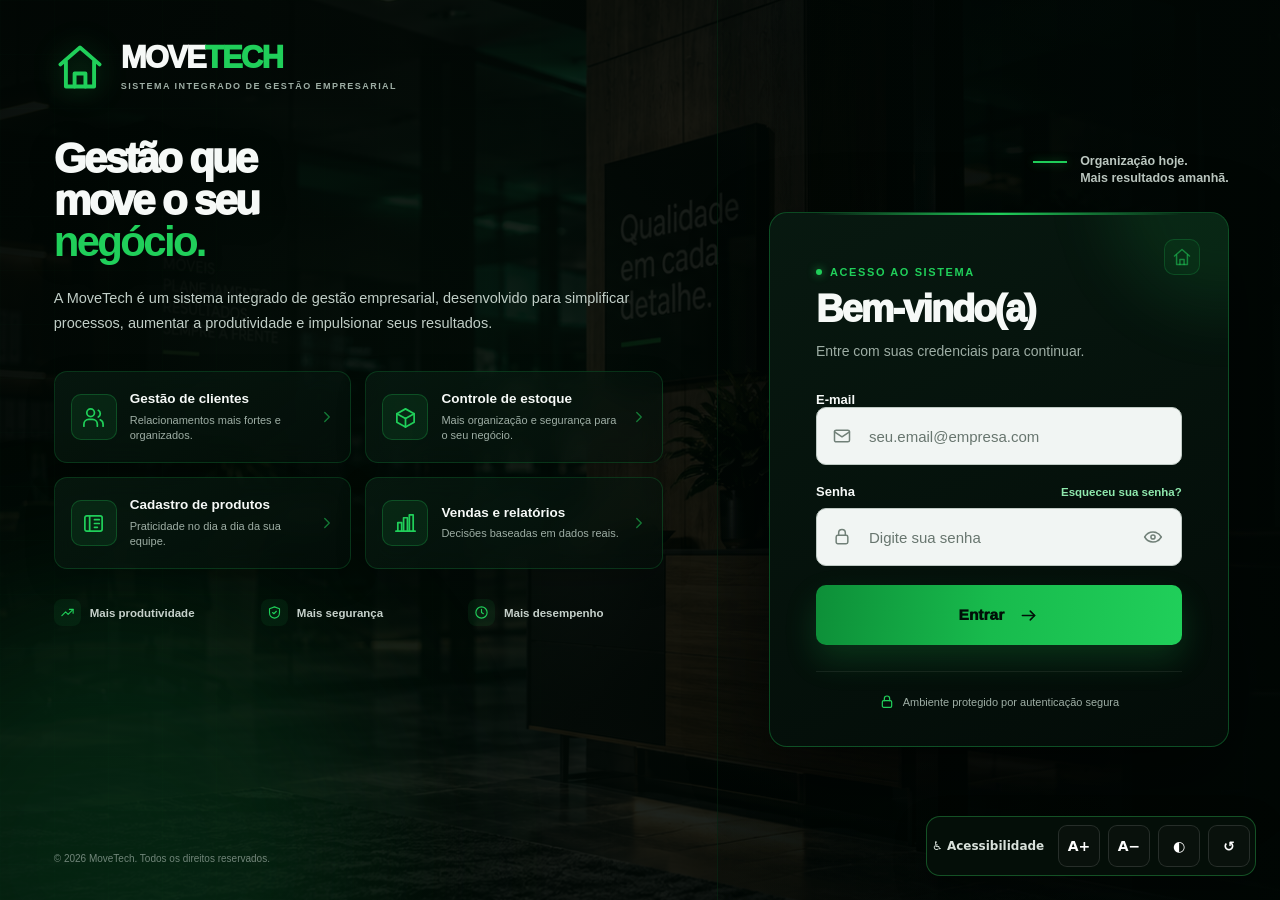
<file: frontend/financeiro.html>
<!DOCTYPE html>
<html lang="pt-BR">

<head>
    <meta charset="UTF-8">

    <meta
        name="viewport"
        content="width=device-width, initial-scale=1.0"
    >

    <meta
        name="description"
        content="Contas a pagar e a receber do MoveTech"
    >

    <title>Financeiro | MoveTech</title>

    <!-- PADRÃO VISUAL -->
    <link rel="stylesheet" href="movetech.css">

    <!-- ESTILOS DA TELA -->
    <link rel="stylesheet" href="modulos.css">

    <!-- ACESSIBILIDADE -->
    <link rel="stylesheet" href="acessibilidade.css">
</head>

<body>

    <!-- =====================================================
         PULAR PARA O CONTEÚDO
    ====================================================== -->

    <a
        class="skip-link"
        href="#conteudo-principal"
    >
        Ir para o conteúdo principal
    </a>


    <!-- =====================================================
         ACESSIBILIDADE GLOBAL
    ====================================================== -->

    <div
        class="acessibilidade-barra"
        role="region"
        aria-label="Ferramentas de acessibilidade"
    >

        <span class="acessibilidade-titulo">
            ♿ Acessibilidade
        </span>

        <button
            id="acessibilidade-aumentar"
            class="acessibilidade-botao"
            type="button"
            aria-label="Aumentar tamanho do texto"
            title="Aumentar texto"
        >
            A+
        </button>

        <button
            id="acessibilidade-diminuir"
            class="acessibilidade-botao"
            type="button"
            aria-label="Diminuir tamanho do texto"
            title="Diminuir texto"
        >
            A−
        </button>

        <button
            id="acessibilidade-contraste"
            class="acessibilidade-botao"
            type="button"
            aria-label="Ativar ou desativar alto contraste"
            aria-pressed="false"
            title="Alto contraste"
        >
            ◐
        </button>

        <button
            id="acessibilidade-restaurar"
            class="acessibilidade-botao"
            type="button"
            aria-label="Restaurar configurações de acessibilidade"
            title="Restaurar configurações"
        >
            ↺
        </button>

    </div>


    <div
        id="acessibilidade-status"
        class="sr-only"
        aria-live="polite"
        aria-atomic="true"
    ></div>


    <!-- =====================================================
         SISTEMA
    ====================================================== -->

    <div class="app-layout">


        <!-- =================================================
             MENU LATERAL
        ================================================== -->

        <aside
            class="sidebar"
            aria-label="Menu principal"
        >

            <!-- MARCA -->

            <div class="brand">

                <div
                    class="brand-icon"
                    aria-hidden="true"
                >
                    <svg class="mt-icon" viewBox="0 0 24 24" aria-hidden="true" focusable="false" fill="none" stroke="currentColor" stroke-width="1.8" stroke-linecap="round" stroke-linejoin="round"><path d="M3 10.8 12 3l9 7.8"/><path d="M5.5 9.5V21h13V9.5"/><path d="M9.5 21v-6h5v6"/></svg>
                </div>

                <div>

                    <strong>
                        MOVE<span>TECH</span>
                    </strong>

                    <small>
                        Gestão Empresarial
                    </small>

                </div>

            </div>


            <!-- NAVEGAÇÃO -->

            <nav
                class="menu"
                aria-label="Navegação principal"
            >

                <a href="dashboard.html">
                    <span aria-hidden="true"><svg class="mt-icon" viewBox="0 0 24 24" aria-hidden="true" focusable="false" fill="none" stroke="currentColor" stroke-width="1.8" stroke-linecap="round" stroke-linejoin="round"><path d="M3 10.8 12 3l9 7.8"/><path d="M5.5 9.5V21h13V9.5"/><path d="M9.5 21v-6h5v6"/></svg></span>
                    Dashboard
                </a>

                <a href="clientes.html">
                    <span aria-hidden="true"><svg class="mt-icon" viewBox="0 0 24 24" aria-hidden="true" focusable="false" fill="none" stroke="currentColor" stroke-width="1.8" stroke-linecap="round" stroke-linejoin="round"><path d="M16 21v-2a4 4 0 0 0-4-4H6a4 4 0 0 0-4 4v2"/><circle cx="9" cy="7" r="4"/><path d="M22 21v-2a4 4 0 0 0-3-3.87"/><path d="M16 3.13a4 4 0 0 1 0 7.75"/></svg></span>
                    Clientes
                </a>

                <a href="produtos.html">
                    <span aria-hidden="true"><svg class="mt-icon" viewBox="0 0 24 24" aria-hidden="true" focusable="false" fill="none" stroke="currentColor" stroke-width="1.8" stroke-linecap="round" stroke-linejoin="round"><path d="m21 8-9-5-9 5 9 5 9-5Z"/><path d="M3 8v9l9 5 9-5V8"/><path d="M12 13v9"/></svg></span>
                    Produtos
                </a>

                <a href="vendas.html">
                    <span aria-hidden="true"><svg class="mt-icon" viewBox="0 0 24 24" aria-hidden="true" focusable="false" fill="none" stroke="currentColor" stroke-width="1.8" stroke-linecap="round" stroke-linejoin="round"><circle cx="9" cy="20" r="1"/><circle cx="19" cy="20" r="1"/><path d="M3 4h2l2.4 10.4a2 2 0 0 0 2 1.6h7.8a2 2 0 0 0 2-1.6L21 7H6"/></svg></span>
                    Vendas
                </a>

                <a href="relatorios.html">
                    <span aria-hidden="true"><svg class="mt-icon" viewBox="0 0 24 24" aria-hidden="true" focusable="false" fill="none" stroke="currentColor" stroke-width="1.8" stroke-linecap="round" stroke-linejoin="round"><path d="M4 20V10"/><path d="M10 20V4"/><path d="M16 20v-7"/><path d="M22 20H2"/></svg></span>
                    Relatórios
                </a>

            </nav>


            <!-- USUÁRIO -->

            <div class="sidebar-footer">

                <div class="usuario">

                    <div
                        class="usuario-avatar"
                        aria-hidden="true"
                    >
                        <svg class="mt-icon" viewBox="0 0 24 24" aria-hidden="true" focusable="false" fill="none" stroke="currentColor" stroke-width="1.8" stroke-linecap="round" stroke-linejoin="round"><circle cx="12" cy="8" r="4"/><path d="M4 21a8 8 0 0 1 16 0"/></svg>
                    </div>

                    <div>

                        <strong id="usuario-nome">
                            Usuário
                        </strong>

                        <small id="usuario-perfil">
                            Perfil
                        </small>

                    </div>

                </div>


                <button
                    id="botao-sair"
                    class="botao-sair"
                    type="button"
                    aria-label="Sair do sistema MoveTech"
                >
                    Sair
                </button>

            </div>

        </aside>

        <div class="main-area">

            <header class="topbar">
                <div>
                    <p class="page-kicker">GESTÃO FINANCEIRA</p>
                    <h1>Financeiro</h1>
                </div>
                <div class="mod-header-acoes">
                    <button id="botao-nova-conta" class="botao-primary" type="button">+ Lançar conta</button>
                </div>
            </header>

            <main id="conteudo-principal" class="content">

                <section class="mod-header" aria-labelledby="titulo-financeiro">
                    <div>
                        <p class="welcome-kicker">CONTAS A PAGAR E A RECEBER</p>
                        <h2 id="titulo-financeiro">Financeiro</h2>
                        <p>As vendas geram contas a receber; as notas de entrada e os reembolsos de devolução geram
                           contas a pagar. Aqui você baixa (registra o pagamento), estorna e lança contas avulsas.</p>
                    </div>
                </section>

                <section class="mod-cards" aria-label="Resumo financeiro" id="resumo-financeiro">
                    <div class="mod-card positivo"><span>A receber (em aberto)</span><strong id="r-receber">-</strong><small id="r-receber-vencido"></small></div>
                    <div class="mod-card negativo"><span>A pagar (em aberto)</span><strong id="r-pagar">-</strong><small id="r-pagar-vencido"></small></div>
                    <div class="mod-card"><span>Recebido no mês</span><strong id="r-recebido">-</strong></div>
                    <div class="mod-card"><span>Pago no mês</span><strong id="r-pago">-</strong></div>
                    <div class="mod-card" id="card-saldo"><span>Saldo previsto</span><strong id="r-saldo">-</strong><small>a receber − a pagar</small></div>
                </section>

                <div id="mensagem-financeiro" class="feedback-message" role="status" aria-live="polite" hidden></div>

                <section class="mod-painel" aria-labelledby="titulo-contas">
                    <div class="mod-painel-topo">
                        <h2 id="titulo-contas">Contas</h2>
                        <div class="mod-abas" role="tablist" aria-label="Tipo de conta">
                            <button type="button" role="tab" data-tipo="" aria-selected="true">Todas</button>
                            <button type="button" role="tab" data-tipo="Receber" aria-selected="false">A receber</button>
                            <button type="button" role="tab" data-tipo="Pagar" aria-selected="false">A pagar</button>
                        </div>
                    </div>

                    <div class="mod-filtros">
                        <div>
                            <label for="filtro-status">Situação</label>
                            <select id="filtro-status">
                                <option value="Aberta">Em aberto</option>
                                <option value="Vencida">Vencidas</option>
                                <option value="Paga">Pagas / recebidas</option>
                                <option value="Cancelada">Canceladas</option>
                                <option value="">Todas</option>
                            </select>
                        </div>
                        <div>
                            <label for="filtro-de">Vencimento de</label>
                            <input type="date" id="filtro-de">
                        </div>
                        <div>
                            <label for="filtro-ate">até</label>
                            <input type="date" id="filtro-ate">
                        </div>
                        <div>
                            <label for="filtro-busca">Buscar</label>
                            <input type="search" id="filtro-busca" placeholder="Descrição, cliente ou fornecedor" autocomplete="off">
                        </div>
                    </div>

                    <div class="table-wrapper" tabindex="0" aria-label="Tabela de contas. Em telas menores, deslize para os lados.">
                        <table>
                            <thead>
                                <tr>
                                    <th scope="col">Tipo</th>
                                    <th scope="col">Descrição</th>
                                    <th scope="col">Cliente / fornecedor</th>
                                    <th scope="col">Vencimento</th>
                                    <th scope="col">Valor</th>
                                    <th scope="col">Situação</th>
                                    <th scope="col">Ações</th>
                                </tr>
                            </thead>
                            <tbody id="tabela-contas">
                                <tr><td colspan="7" class="mod-vazio">Carregando contas...</td></tr>
                            </tbody>
                        </table>
                    </div>
                    <p id="total-filtrado" class="texto-fraco"></p>
                </section>

            </main>

        </div>

    </div>

    <!-- MODAL: BAIXAR -->
    <div id="modal-baixar" class="modal-overlay mt-modal" hidden aria-hidden="true">
        <div class="modal-card mod-modal-medio" role="dialog" aria-modal="true" aria-labelledby="titulo-baixar">
            <div class="modal-header">
                <div>
                    <p class="panel-kicker">BAIXA</p>
                    <h2 id="titulo-baixar">Registrar pagamento</h2>
                </div>
                <button type="button" class="modal-close" data-fechar aria-label="Fechar">×</button>
            </div>
            <form id="form-baixar" novalidate>
                <input type="hidden" id="baixar-id">
                <div id="baixar-resumo"></div>
                <div class="mod-form-grid" style="margin-top:14px">
                    <div class="mod-campo">
                        <label for="baixar-forma">Como foi pago</label>
                        <select id="baixar-forma" required>
                            <option value="">Selecione</option>
                            <option value="Dinheiro">Dinheiro</option>
                            <option value="Pix">Pix</option>
                            <option value="CartaoDebito">Cartão de débito</option>
                            <option value="CartaoCredito">Cartão de crédito</option>
                            <option value="Boleto">Boleto</option>
                            <option value="Transferencia">Transferência</option>
                        </select>
                    </div>
                    <div class="mod-campo">
                        <label for="baixar-data">Data do pagamento</label>
                        <input type="date" id="baixar-data" required>
                    </div>
                    <div class="mod-campo">
                        <label for="baixar-valor">Valor pago (R$)</label>
                        <input type="number" id="baixar-valor" min="0.01" step="0.01" required>
                        <p class="mod-ajuda">Altere se houve juros, multa ou desconto.</p>
                    </div>
                    <div class="mod-campo mod-campo-full">
                        <label for="baixar-obs">Observação (opcional)</label>
                        <input type="text" id="baixar-obs" maxlength="250">
                    </div>
                </div>
                <div id="mensagem-baixar" class="feedback-message" role="alert" aria-live="polite" hidden></div>
                <div class="modal-actions">
                    <button type="button" class="botao-secundario" data-fechar>Cancelar</button>
                    <button type="submit" class="botao-primary">Confirmar baixa</button>
                </div>
            </form>
        </div>
    </div>

    <!-- MODAL: MOTIVO (ESTORNO / CANCELAMENTO) -->
    <div id="modal-motivo" class="modal-overlay mt-modal" hidden aria-hidden="true">
        <div class="modal-card mod-modal-medio" role="dialog" aria-modal="true" aria-labelledby="titulo-motivo">
            <div class="modal-header">
                <div>
                    <p class="panel-kicker" id="kicker-motivo">ESTORNO</p>
                    <h2 id="titulo-motivo">Estornar baixa</h2>
                </div>
                <button type="button" class="modal-close" data-fechar aria-label="Fechar">×</button>
            </div>
            <form id="form-motivo" novalidate>
                <input type="hidden" id="motivo-id">
                <input type="hidden" id="motivo-acao">
                <p id="motivo-texto" class="texto-fraco"></p>
                <div class="mod-campo">
                    <label for="motivo-campo">Motivo</label>
                    <textarea id="motivo-campo" rows="3" maxlength="250" required></textarea>
                </div>
                <div id="mensagem-motivo" class="feedback-message" role="alert" aria-live="polite" hidden></div>
                <div class="modal-actions">
                    <button type="button" class="botao-secundario" data-fechar>Voltar</button>
                    <button type="submit" id="botao-motivo" class="botao-primary">Confirmar</button>
                </div>
            </form>
        </div>
    </div>

    <!-- MODAL: NOVA CONTA -->
    <div id="modal-conta" class="modal-overlay mt-modal" hidden aria-hidden="true">
        <div class="modal-card mod-modal-medio" role="dialog" aria-modal="true" aria-labelledby="titulo-conta">
            <div class="modal-header">
                <div>
                    <p class="panel-kicker">LANÇAMENTO AVULSO</p>
                    <h2 id="titulo-conta">Lançar conta</h2>
                </div>
                <button type="button" class="modal-close" data-fechar aria-label="Fechar">×</button>
            </div>
            <form id="form-conta" novalidate>
                <div class="mod-form-grid">
                    <div class="mod-campo">
                        <label for="conta-tipo">Tipo</label>
                        <select id="conta-tipo">
                            <option value="Pagar">A pagar (despesa)</option>
                            <option value="Receber">A receber</option>
                        </select>
                    </div>
                    <div class="mod-campo">
                        <label for="conta-vinculo">Cliente / fornecedor (opcional)</label>
                        <select id="conta-vinculo"><option value="">Nenhum</option></select>
                    </div>
                    <div class="mod-campo mod-campo-full">
                        <label for="conta-descricao">Descrição</label>
                        <input type="text" id="conta-descricao" maxlength="140" required placeholder="Ex.: Aluguel da loja, conta de energia">
                    </div>
                    <div class="mod-campo">
                        <label for="conta-valor">Valor total (R$)</label>
                        <input type="number" id="conta-valor" min="0.01" step="0.01" required>
                    </div>
                    <div class="mod-campo">
                        <label for="conta-parcelas">Parcelas (mensais)</label>
                        <input type="number" id="conta-parcelas" min="1" max="24" value="1" required>
                    </div>
                    <div class="mod-campo">
                        <label for="conta-vencimento">Primeiro vencimento</label>
                        <input type="date" id="conta-vencimento" required>
                    </div>
                    <div class="mod-campo">
                        <label for="conta-obs">Observação</label>
                        <input type="text" id="conta-obs" maxlength="250">
                    </div>
                </div>
                <div id="mensagem-conta" class="feedback-message" role="alert" aria-live="polite" hidden></div>
                <div class="modal-actions">
                    <button type="button" class="botao-secundario" data-fechar>Cancelar</button>
                    <button type="submit" class="botao-primary">Lançar</button>
                </div>
            </form>
        </div>
    </div>

    <!-- MODAL: HISTÓRICO -->
    <div id="modal-historico" class="modal-overlay mt-modal" hidden aria-hidden="true">
        <div class="modal-card mod-modal-medio" role="dialog" aria-modal="true" aria-labelledby="titulo-historico">
            <div class="modal-header">
                <div>
                    <p class="panel-kicker">AUDITORIA</p>
                    <h2 id="titulo-historico">Histórico da conta</h2>
                </div>
                <button type="button" class="modal-close" data-fechar aria-label="Fechar">×</button>
            </div>
            <div id="conteudo-historico"></div>
            <div class="modal-actions">
                <button type="button" class="botao-secundario" data-fechar>Fechar</button>
            </div>
        </div>
    </div>

    <script src="acessibilidade.js"></script>
    <!-- VLibras -->
    <script src="https://vlibras.gov.br/app/vlibras-plugin.js"></script>
    <script src="mt-comum.js"></script>
    <script src="financeiro.js"></script>
</body>

</html>
</file>
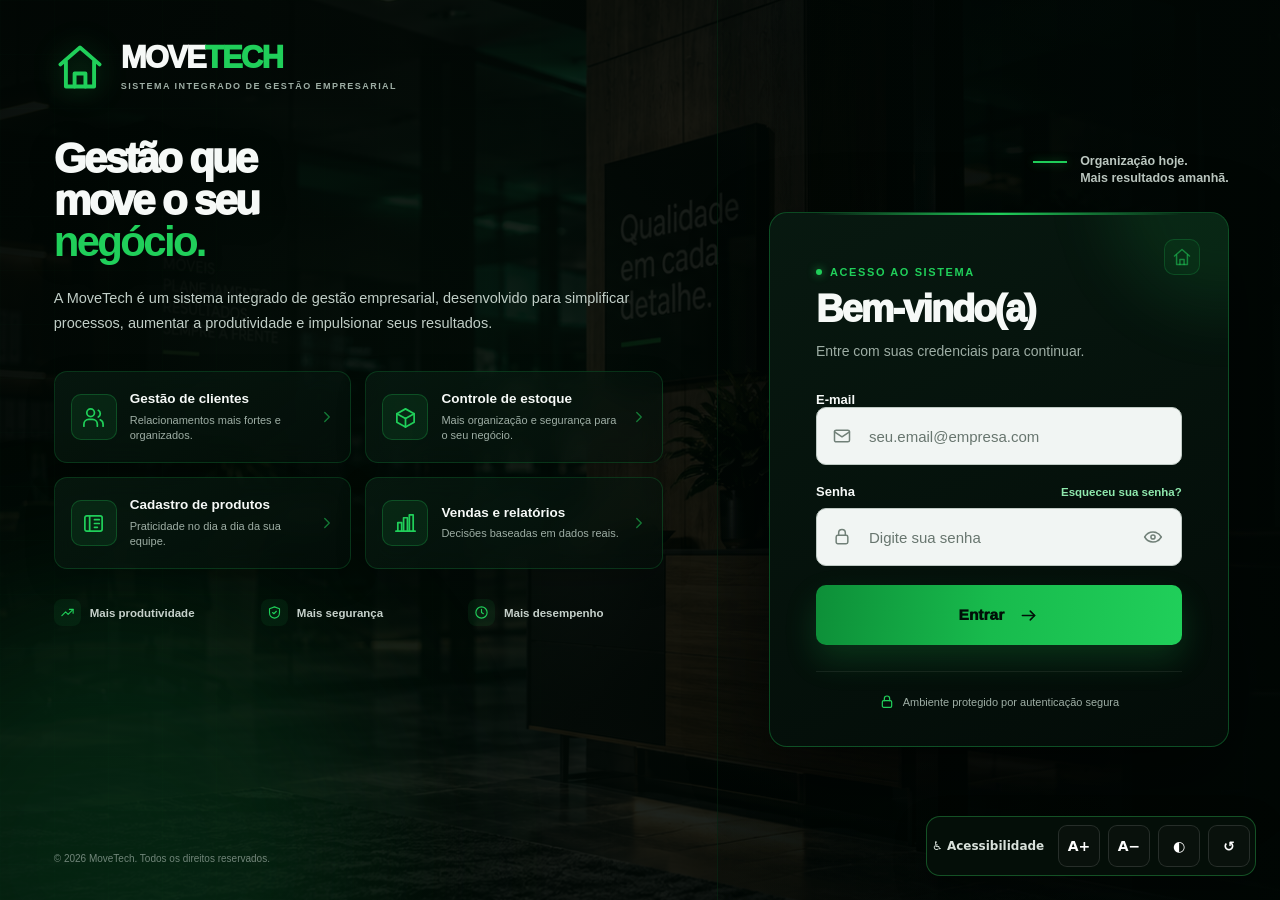
<file: frontend/notas.html>
<!DOCTYPE html>
<html lang="pt-BR">

<head>
    <meta charset="UTF-8">

    <meta
        name="viewport"
        content="width=device-width, initial-scale=1.0"
    >

    <meta
        name="description"
        content="Importação de XML de NF-e para entrada de produtos no MoveTech"
    >

    <title>Notas de entrada | MoveTech</title>

    <!-- PADRÃO VISUAL -->
    <link rel="stylesheet" href="movetech.css">

    <!-- ESTILOS DA TELA -->
    <link rel="stylesheet" href="modulos.css">

    <!-- ACESSIBILIDADE -->
    <link rel="stylesheet" href="acessibilidade.css">
</head>

<body>

    <!-- =====================================================
         PULAR PARA O CONTEÚDO
    ====================================================== -->

    <a
        class="skip-link"
        href="#conteudo-principal"
    >
        Ir para o conteúdo principal
    </a>


    <!-- =====================================================
         ACESSIBILIDADE GLOBAL
    ====================================================== -->

    <div
        class="acessibilidade-barra"
        role="region"
        aria-label="Ferramentas de acessibilidade"
    >

        <span class="acessibilidade-titulo">
            ♿ Acessibilidade
        </span>

        <button
            id="acessibilidade-aumentar"
            class="acessibilidade-botao"
            type="button"
            aria-label="Aumentar tamanho do texto"
            title="Aumentar texto"
        >
            A+
        </button>

        <button
            id="acessibilidade-diminuir"
            class="acessibilidade-botao"
            type="button"
            aria-label="Diminuir tamanho do texto"
            title="Diminuir texto"
        >
            A−
        </button>

        <button
            id="acessibilidade-contraste"
            class="acessibilidade-botao"
            type="button"
            aria-label="Ativar ou desativar alto contraste"
            aria-pressed="false"
            title="Alto contraste"
        >
            ◐
        </button>

        <button
            id="acessibilidade-restaurar"
            class="acessibilidade-botao"
            type="button"
            aria-label="Restaurar configurações de acessibilidade"
            title="Restaurar configurações"
        >
            ↺
        </button>

    </div>


    <div
        id="acessibilidade-status"
        class="sr-only"
        aria-live="polite"
        aria-atomic="true"
    ></div>


    <!-- =====================================================
         SISTEMA
    ====================================================== -->

    <div class="app-layout">


        <!-- =================================================
             MENU LATERAL
        ================================================== -->

        <aside
            class="sidebar"
            aria-label="Menu principal"
        >

            <!-- MARCA -->

            <div class="brand">

                <div
                    class="brand-icon"
                    aria-hidden="true"
                >
                    <svg class="mt-icon" viewBox="0 0 24 24" aria-hidden="true" focusable="false" fill="none" stroke="currentColor" stroke-width="1.8" stroke-linecap="round" stroke-linejoin="round"><path d="M3 10.8 12 3l9 7.8"/><path d="M5.5 9.5V21h13V9.5"/><path d="M9.5 21v-6h5v6"/></svg>
                </div>

                <div>

                    <strong>
                        MOVE<span>TECH</span>
                    </strong>

                    <small>
                        Gestão Empresarial
                    </small>

                </div>

            </div>


            <!-- NAVEGAÇÃO -->

            <nav
                class="menu"
                aria-label="Navegação principal"
            >

                <a href="dashboard.html">
                    <span aria-hidden="true"><svg class="mt-icon" viewBox="0 0 24 24" aria-hidden="true" focusable="false" fill="none" stroke="currentColor" stroke-width="1.8" stroke-linecap="round" stroke-linejoin="round"><path d="M3 10.8 12 3l9 7.8"/><path d="M5.5 9.5V21h13V9.5"/><path d="M9.5 21v-6h5v6"/></svg></span>
                    Dashboard
                </a>

                <a href="clientes.html">
                    <span aria-hidden="true"><svg class="mt-icon" viewBox="0 0 24 24" aria-hidden="true" focusable="false" fill="none" stroke="currentColor" stroke-width="1.8" stroke-linecap="round" stroke-linejoin="round"><path d="M16 21v-2a4 4 0 0 0-4-4H6a4 4 0 0 0-4 4v2"/><circle cx="9" cy="7" r="4"/><path d="M22 21v-2a4 4 0 0 0-3-3.87"/><path d="M16 3.13a4 4 0 0 1 0 7.75"/></svg></span>
                    Clientes
                </a>

                <a href="produtos.html">
                    <span aria-hidden="true"><svg class="mt-icon" viewBox="0 0 24 24" aria-hidden="true" focusable="false" fill="none" stroke="currentColor" stroke-width="1.8" stroke-linecap="round" stroke-linejoin="round"><path d="m21 8-9-5-9 5 9 5 9-5Z"/><path d="M3 8v9l9 5 9-5V8"/><path d="M12 13v9"/></svg></span>
                    Produtos
                </a>

                <a href="vendas.html">
                    <span aria-hidden="true"><svg class="mt-icon" viewBox="0 0 24 24" aria-hidden="true" focusable="false" fill="none" stroke="currentColor" stroke-width="1.8" stroke-linecap="round" stroke-linejoin="round"><circle cx="9" cy="20" r="1"/><circle cx="19" cy="20" r="1"/><path d="M3 4h2l2.4 10.4a2 2 0 0 0 2 1.6h7.8a2 2 0 0 0 2-1.6L21 7H6"/></svg></span>
                    Vendas
                </a>

                <a href="relatorios.html">
                    <span aria-hidden="true"><svg class="mt-icon" viewBox="0 0 24 24" aria-hidden="true" focusable="false" fill="none" stroke="currentColor" stroke-width="1.8" stroke-linecap="round" stroke-linejoin="round"><path d="M4 20V10"/><path d="M10 20V4"/><path d="M16 20v-7"/><path d="M22 20H2"/></svg></span>
                    Relatórios
                </a>

            </nav>


            <!-- USUÁRIO -->

            <div class="sidebar-footer">

                <div class="usuario">

                    <div
                        class="usuario-avatar"
                        aria-hidden="true"
                    >
                        <svg class="mt-icon" viewBox="0 0 24 24" aria-hidden="true" focusable="false" fill="none" stroke="currentColor" stroke-width="1.8" stroke-linecap="round" stroke-linejoin="round"><circle cx="12" cy="8" r="4"/><path d="M4 21a8 8 0 0 1 16 0"/></svg>
                    </div>

                    <div>

                        <strong id="usuario-nome">
                            Usuário
                        </strong>

                        <small id="usuario-perfil">
                            Perfil
                        </small>

                    </div>

                </div>


                <button
                    id="botao-sair"
                    class="botao-sair"
                    type="button"
                    aria-label="Sair do sistema MoveTech"
                >
                    Sair
                </button>

            </div>

        </aside>

        <div class="main-area">

            <header class="topbar">
                <div>
                    <p class="page-kicker">ESTOQUE</p>
                    <h1>Notas de entrada</h1>
                </div>
                <div class="mod-header-acoes">
                    <button id="botao-importar" class="botao-primary" type="button">+ Importar XML</button>
                </div>
            </header>

            <main id="conteudo-principal" class="content">

                <section class="mod-header" aria-labelledby="titulo-notas">
                    <div>
                        <p class="welcome-kicker">ENTRADA DE MERCADORIAS</p>
                        <h2 id="titulo-notas">Notas de entrada</h2>
                        <p>Importe o XML da NF-e do fornecedor: o sistema soma o estoque, recalcula o custo médio,
                           cadastra os produtos que ainda não existem e gera as contas a pagar.</p>
                    </div>
                </section>

                <div id="mensagem-notas" class="feedback-message" role="status" aria-live="polite" hidden></div>

                <section class="mod-painel" aria-labelledby="titulo-lista-notas">
                    <div class="mod-painel-topo">
                        <h2 id="titulo-lista-notas">Notas lançadas</h2>
                        <div class="mod-campo" style="min-width:240px">
                            <label for="busca-nota" class="sr-only">Buscar nota</label>
                            <input type="search" id="busca-nota" placeholder="Número, fornecedor ou chave" autocomplete="off">
                        </div>
                    </div>
                    <div class="table-wrapper" tabindex="0" aria-label="Tabela de notas de entrada">
                        <table>
                            <thead>
                                <tr>
                                    <th scope="col">Nota</th>
                                    <th scope="col">Fornecedor</th>
                                    <th scope="col">Emissão</th>
                                    <th scope="col">Itens</th>
                                    <th scope="col">Valor</th>
                                    <th scope="col">Lançada em</th>
                                    <th scope="col">Ações</th>
                                </tr>
                            </thead>
                            <tbody id="tabela-notas">
                                <tr><td colspan="7" class="mod-vazio">Carregando notas...</td></tr>
                            </tbody>
                        </table>
                    </div>
                </section>

            </main>

        </div>

    </div>

    <!-- MODAL: IMPORTAR XML -->
    <div id="modal-importar" class="modal-overlay mt-modal" hidden aria-hidden="true">
        <div class="modal-card mod-modal-largo" role="dialog" aria-modal="true" aria-labelledby="titulo-importar">
            <div class="modal-header">
                <div>
                    <p class="panel-kicker">NF-E</p>
                    <h2 id="titulo-importar">Importar nota de entrada</h2>
                </div>
                <button type="button" class="modal-close" data-fechar aria-label="Fechar">×</button>
            </div>

            <!-- PASSO 1: ARQUIVO -->
            <div id="passo-arquivo">
                <label class="mod-upload" id="area-upload" for="arquivo-xml">
                    <strong>Escolha o arquivo XML da NF-e</strong>
                    <span class="texto-fraco">ou arraste o arquivo para cá (apenas .xml, até 5 MB)</span>
                    <input type="file" id="arquivo-xml" accept=".xml,text/xml,application/xml">
                </label>
                <div class="mod-form-grid" style="margin-top:16px">
                    <div class="mod-campo">
                        <label for="markup">Markup para produtos novos (%)</label>
                        <input type="number" id="markup" min="0" max="1000" step="0.1" value="80">
                        <p class="mod-ajuda">Preço de venda sugerido = custo × (1 + markup). Dá para ajustar item a item.</p>
                    </div>
                </div>
            </div>

            <!-- PASSO 2: PRÉVIA -->
            <div id="passo-previa" hidden>
                <div id="cabecalho-nota" class="mod-cabecalho-nota"></div>

                <div class="table-wrapper mod-tabela-edit" tabindex="0" aria-label="Itens da nota">
                    <table>
                        <thead>
                            <tr>
                                <th scope="col">#</th>
                                <th scope="col">Produto na nota</th>
                                <th scope="col">Qtd</th>
                                <th scope="col">Custo unit.</th>
                                <th scope="col">O que fazer</th>
                                <th scope="col">Cadastro no MoveTech</th>
                            </tr>
                        </thead>
                        <tbody id="itens-previa"></tbody>
                    </table>
                </div>

                <section class="mod-painel" style="margin-top:16px" aria-labelledby="titulo-pagamento-nota">
                    <h3 id="titulo-pagamento-nota" style="margin-top:0">Contas a pagar</h3>
                    <div id="duplicatas-nota"></div>
                    <div id="parcelas-manuais" class="mod-form-grid" hidden>
                        <div class="mod-campo">
                            <label for="nota-parcelas">Parcelas</label>
                            <input type="number" id="nota-parcelas" min="1" max="24" value="1">
                        </div>
                        <div class="mod-campo">
                            <label for="nota-vencimento">Primeiro vencimento</label>
                            <input type="date" id="nota-vencimento">
                        </div>
                    </div>
                </section>
            </div>

            <div id="mensagem-importar" class="feedback-message" role="alert" aria-live="polite" hidden></div>

            <div class="modal-actions">
                <button type="button" class="botao-secundario" data-fechar>Cancelar</button>
                <button type="button" id="botao-trocar-arquivo" class="botao-secundario" hidden>Escolher outro XML</button>
                <button type="button" id="botao-confirmar-nota" class="botao-primary" hidden>Confirmar entrada</button>
            </div>
        </div>
    </div>

    <!-- MODAL: DETALHE DA NOTA -->
    <div id="modal-detalhe-nota" class="modal-overlay mt-modal" hidden aria-hidden="true">
        <div class="modal-card mod-modal-largo" role="dialog" aria-modal="true" aria-labelledby="titulo-detalhe-nota">
            <div class="modal-header">
                <div>
                    <p class="panel-kicker">NOTA DE ENTRADA</p>
                    <h2 id="titulo-detalhe-nota">Nota</h2>
                </div>
                <button type="button" class="modal-close" data-fechar aria-label="Fechar">×</button>
            </div>
            <div id="conteudo-detalhe-nota"></div>
            <div class="modal-actions">
                <button type="button" class="botao-secundario" data-fechar>Fechar</button>
            </div>
        </div>
    </div>

    <script src="acessibilidade.js"></script>
    <!-- VLibras -->
    <script src="https://vlibras.gov.br/app/vlibras-plugin.js"></script>
    <script src="mt-comum.js"></script>
    <script src="notas.js"></script>
</body>

</html>
</file>
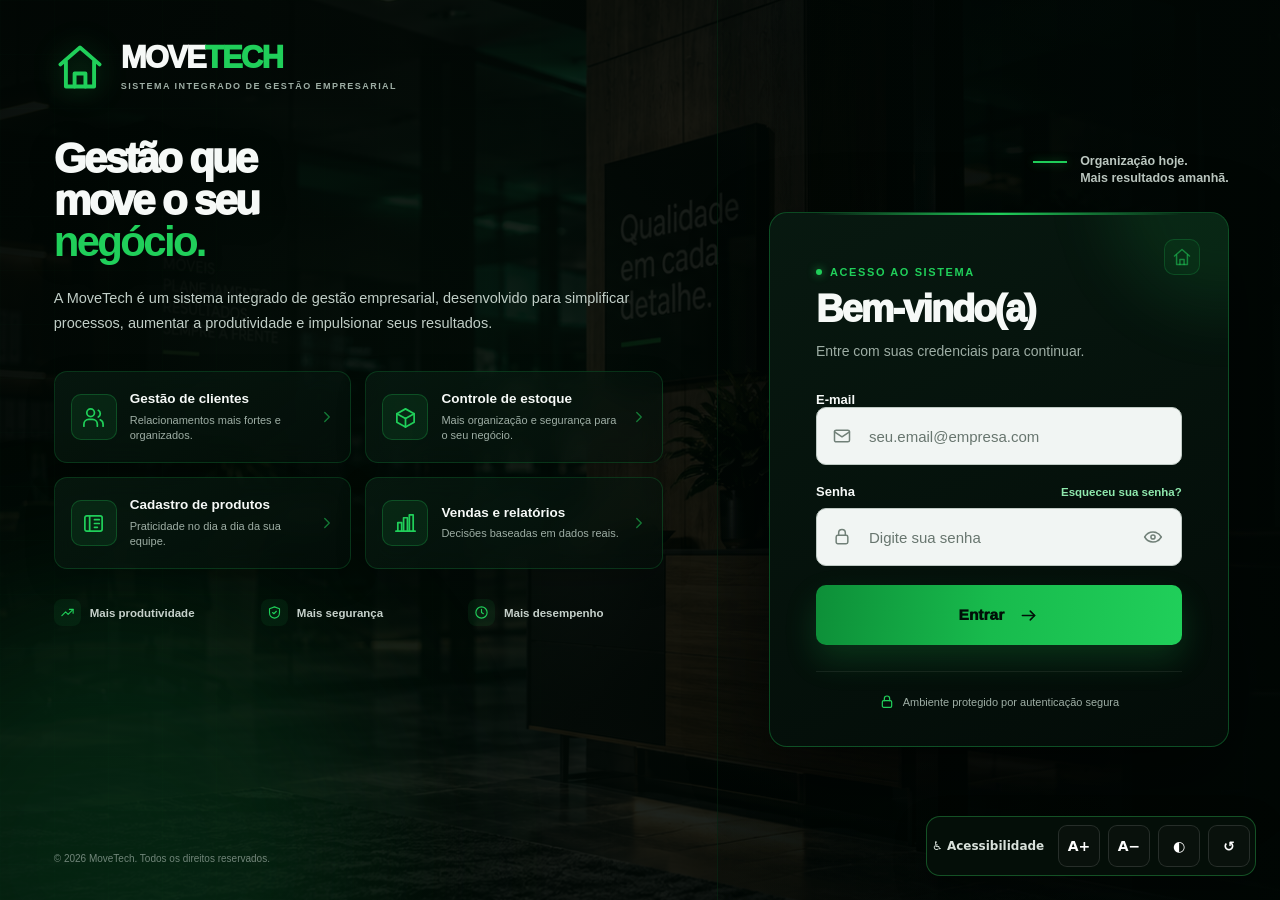
<file: frontend/produtos.html>
<!DOCTYPE html>
<html lang="pt-BR">

<head>
    <meta charset="UTF-8">

    <meta
        name="viewport"
        content="width=device-width, initial-scale=1.0"
    >

    <meta
        name="description"
        content="Gestão de produtos e estoque do sistema MoveTech"
    >

    <title>Produtos | MoveTech</title>

    <!-- PADRÃO VISUAL -->
    <link rel="stylesheet" href="movetech.css">

    <!-- ESTILOS DA TELA -->
    <link rel="stylesheet" href="produtos.css">

    <!-- ACESSIBILIDADE -->
    <link rel="stylesheet" href="acessibilidade.css">
</head>

<body>

    <!-- =====================================================
         PULAR PARA O CONTEÚDO
    ====================================================== -->

    <a
        class="skip-link"
        href="#conteudo-principal"
    >
        Ir para o conteúdo principal
    </a>


    <!-- =====================================================
         ACESSIBILIDADE GLOBAL
    ====================================================== -->

    <div
        class="acessibilidade-barra"
        role="region"
        aria-label="Ferramentas de acessibilidade"
    >

        <span class="acessibilidade-titulo">
            ♿ Acessibilidade
        </span>

        <button
            id="acessibilidade-aumentar"
            class="acessibilidade-botao"
            type="button"
            aria-label="Aumentar tamanho do texto"
            title="Aumentar texto"
        >
            A+
        </button>

        <button
            id="acessibilidade-diminuir"
            class="acessibilidade-botao"
            type="button"
            aria-label="Diminuir tamanho do texto"
            title="Diminuir texto"
        >
            A−
        </button>

        <button
            id="acessibilidade-contraste"
            class="acessibilidade-botao"
            type="button"
            aria-label="Ativar ou desativar alto contraste"
            aria-pressed="false"
            title="Alto contraste"
        >
            ◐
        </button>

        <button
            id="acessibilidade-restaurar"
            class="acessibilidade-botao"
            type="button"
            aria-label="Restaurar configurações de acessibilidade"
            title="Restaurar configurações"
        >
            ↺
        </button>

    </div>


    <!-- LEITOR DE TELA -->

    <div
        id="acessibilidade-status"
        class="sr-only"
        aria-live="polite"
        aria-atomic="true"
    ></div>


    <!-- =====================================================
         SISTEMA
    ====================================================== -->

    <div class="app-layout">


        <!-- =================================================
             SIDEBAR
        ================================================== -->

        <aside
            class="sidebar"
            aria-label="Menu principal"
        >

            <div class="brand">

                <div
                    class="brand-icon"
                    aria-hidden="true"
                >
                    <svg class="mt-icon" viewBox="0 0 24 24" aria-hidden="true" focusable="false" fill="none" stroke="currentColor" stroke-width="1.8" stroke-linecap="round" stroke-linejoin="round"><path d="M3 10.8 12 3l9 7.8"/><path d="M5.5 9.5V21h13V9.5"/><path d="M9.5 21v-6h5v6"/></svg>
                </div>

                <div>

                    <strong>
                        MOVE<span>TECH</span>
                    </strong>

                    <small>
                        Gestão Empresarial
                    </small>

                </div>

            </div>


            <!-- NAVEGAÇÃO -->

            <nav
                class="menu"
                aria-label="Navegação principal"
            >

                <a href="dashboard.html">
                    <span aria-hidden="true"><svg class="mt-icon" viewBox="0 0 24 24" aria-hidden="true" focusable="false" fill="none" stroke="currentColor" stroke-width="1.8" stroke-linecap="round" stroke-linejoin="round"><path d="M3 10.8 12 3l9 7.8"/><path d="M5.5 9.5V21h13V9.5"/><path d="M9.5 21v-6h5v6"/></svg></span>
                    Dashboard
                </a>

                <a href="clientes.html">
                    <span aria-hidden="true"><svg class="mt-icon" viewBox="0 0 24 24" aria-hidden="true" focusable="false" fill="none" stroke="currentColor" stroke-width="1.8" stroke-linecap="round" stroke-linejoin="round"><path d="M16 21v-2a4 4 0 0 0-4-4H6a4 4 0 0 0-4 4v2"/><circle cx="9" cy="7" r="4"/><path d="M22 21v-2a4 4 0 0 0-3-3.87"/><path d="M16 3.13a4 4 0 0 1 0 7.75"/></svg></span>
                    Clientes
                </a>

                <a
                    href="produtos.html"
                    class="active"
                    aria-current="page"
                >
                    <span aria-hidden="true"><svg class="mt-icon" viewBox="0 0 24 24" aria-hidden="true" focusable="false" fill="none" stroke="currentColor" stroke-width="1.8" stroke-linecap="round" stroke-linejoin="round"><path d="m21 8-9-5-9 5 9 5 9-5Z"/><path d="M3 8v9l9 5 9-5V8"/><path d="M12 13v9"/></svg></span>
                    Produtos
                </a>

                <a href="vendas.html">
                    <span aria-hidden="true"><svg class="mt-icon" viewBox="0 0 24 24" aria-hidden="true" focusable="false" fill="none" stroke="currentColor" stroke-width="1.8" stroke-linecap="round" stroke-linejoin="round"><circle cx="9" cy="20" r="1"/><circle cx="19" cy="20" r="1"/><path d="M3 4h2l2.4 10.4a2 2 0 0 0 2 1.6h7.8a2 2 0 0 0 2-1.6L21 7H6"/></svg></span>
                    Vendas
                </a>

                <a href="relatorios.html">
                    <span aria-hidden="true"><svg class="mt-icon" viewBox="0 0 24 24" aria-hidden="true" focusable="false" fill="none" stroke="currentColor" stroke-width="1.8" stroke-linecap="round" stroke-linejoin="round"><path d="M4 20V10"/><path d="M10 20V4"/><path d="M16 20v-7"/><path d="M22 20H2"/></svg></span>
                    Relatórios
                </a>

            </nav>


            <!-- USUÁRIO -->

            <div class="sidebar-footer">

                <div class="usuario">

                    <div
                        class="usuario-avatar"
                        aria-hidden="true"
                    >
                        <svg class="mt-icon" viewBox="0 0 24 24" aria-hidden="true" focusable="false" fill="none" stroke="currentColor" stroke-width="1.8" stroke-linecap="round" stroke-linejoin="round"><circle cx="12" cy="8" r="4"/><path d="M4 21a8 8 0 0 1 16 0"/></svg>
                    </div>

                    <div>

                        <strong id="usuario-nome">
                            Usuário
                        </strong>

                        <small id="usuario-perfil">
                            Perfil
                        </small>

                    </div>

                </div>


                <button
                    type="button"
                    id="botao-sair"
                    class="botao-sair"
                    aria-label="Sair do sistema MoveTech"
                >
                    Sair
                </button>

            </div>

        </aside>


        <!-- =================================================
             ÁREA PRINCIPAL
        ================================================== -->

        <div class="main-area">


            <!-- TOPBAR -->

            <header class="topbar">

                <div>

                    <p class="page-kicker">
                        ESTOQUE
                    </p>

                    <h1>
                        Produtos
                    </h1>

                </div>


                <button
                    type="button"
                    id="botao-novo-produto"
                    class="botao-primary"
                >
                    + Novo produto
                </button>

            </header>


            <!-- =================================================
                 CONTEÚDO
            ================================================== -->

            <main
                id="conteudo-principal"
                class="content"
            >


                <!-- APRESENTAÇÃO -->

                <section class="products-hero">

                    <div class="products-hero-content">

                        <p class="welcome-kicker">
                            GESTÃO DE ESTOQUE
                        </p>

                        <h2>
                            Produtos cadastrados
                        </h2>

                        <p>
                            Consulte, cadastre, edite e desative produtos.
                            Acompanhe também os níveis de estoque da MoveTech.
                        </p>

                    </div>

                </section>


                <!-- =================================================
                     INDICADORES
                ================================================== -->

                <section
                    class="products-summary"
                    aria-label="Resumo dos produtos"
                >


                    <article class="summary-card">

                        <span class="summary-label">
                            Produtos cadastrados
                        </span>

                        <strong id="resumo-total-produtos">
                            0
                        </strong>

                    </article>


                    <article class="summary-card">

                        <span class="summary-label">
                            Produtos ativos
                        </span>

                        <strong id="resumo-produtos-ativos">
                            0
                        </strong>

                    </article>


                    <article class="summary-card">

                        <span class="summary-label">
                            Estoque baixo
                        </span>

                        <strong id="resumo-estoque-baixo">
                            0
                        </strong>

                    </article>

                </section>


                <!-- =================================================
                     CATÁLOGO
                ================================================== -->

                <section class="products-panel">

                    <div class="panel-header">

                        <div>

                            <p class="welcome-kicker">
                                CATÁLOGO
                            </p>

                            <h2>
                                Lista de produtos
                            </h2>

                        </div>


                        <div class="search-wrapper">

                            <label for="busca-produto">
                                Buscar produto
                            </label>

                            <input
                                type="search"
                                id="busca-produto"
                                placeholder="Nome ou categoria"
                                autocomplete="off"
                            >

                        </div>

                    </div>


                    <!-- MENSAGENS -->

                    <div
                        id="mensagem-produtos"
                        class="mensagem-produtos"
                        role="status"
                        aria-live="polite"
                        hidden
                    ></div>


                    <!-- TABELA -->

                    <div
                        class="table-wrapper"
                        tabindex="0"
                        aria-label="Tabela de produtos cadastrados"
                    >

                        <table>

                            <thead>

                                <tr>

                                    <th scope="col">
                                        Produto
                                    </th>

                                    <th scope="col">
                                        Categoria
                                    </th>

                                    <th scope="col">
                                        Preço
                                    </th>

                                    <th scope="col">
                                        Estoque
                                    </th>

                                    <th scope="col">
                                        Mínimo
                                    </th>

                                    <th scope="col">
                                        Status
                                    </th>

                                    <th scope="col">
                                        Ações
                                    </th>

                                </tr>

                            </thead>


                            <tbody id="tabela-produtos">

                                <tr>

                                    <td
                                        colspan="7"
                                        class="empty-state"
                                    >
                                        Carregando produtos...
                                    </td>

                                </tr>

                            </tbody>

                        </table>

                    </div>

                </section>

            </main>

        </div>

    </div>


    <!-- =====================================================
         MODAL — NOVO / EDITAR PRODUTO
    ====================================================== -->

    <div
        class="modal-overlay"
        id="modal-produto"
        hidden
        aria-hidden="true"
    >

        <div
            class="modal-card"
            role="dialog"
            aria-modal="true"
            aria-labelledby="titulo-modal-produto"
        >

            <div class="modal-header">

                <div>

                    <p class="welcome-kicker">
                        PRODUTO
                    </p>

                    <h2 id="titulo-modal-produto">
                        Novo produto
                    </h2>

                </div>


                <button
                    type="button"
                    id="fechar-modal-produto"
                    class="modal-close"
                    aria-label="Fechar janela"
                >
                    ×
                </button>

            </div>


            <form id="form-produto">


                <!-- ID -->

                <input
                    type="hidden"
                    id="produto-id"
                >


                <!-- NOME -->

                <div class="form-group">

                    <label for="produto-nome">
                        Nome do produto
                    </label>

                    <input
                        type="text"
                        id="produto-nome"
                        maxlength="150"
                        placeholder="Ex.: Sofá Retrátil Premium"
                        required
                    >

                </div>


                <!-- DESCRIÇÃO -->

                <div class="form-group">

                    <label for="produto-descricao">
                        Descrição
                    </label>

                    <textarea
                        id="produto-descricao"
                        maxlength="500"
                        placeholder="Descrição do produto"
                    ></textarea>

                </div>


                <!-- CATEGORIA -->

                <div class="form-group">

                    <label for="produto-categoria">
                        Categoria
                    </label>

                    <input
                        type="text"
                        id="produto-categoria"
                        maxlength="100"
                        placeholder="Ex.: Sofás"
                        required
                    >

                </div>


                <div class="form-grid">


                    <!-- PREÇO -->

                    <div class="form-group">

                        <label for="produto-preco">
                            Preço
                        </label>

                        <input
                            type="number"
                            id="produto-preco"
                            min="0"
                            step="0.01"
                            placeholder="0,00"
                            required
                        >

                    </div>


                    <!-- ESTOQUE -->

                    <div class="form-group">

                        <label for="produto-estoque">
                            Quantidade em estoque
                        </label>

                        <input
                            type="number"
                            id="produto-estoque"
                            min="0"
                            step="1"
                            value="0"
                            required
                        >

                    </div>


                    <!-- ESTOQUE MÍNIMO -->

                    <div class="form-group">

                        <label for="produto-estoque-minimo">
                            Estoque mínimo
                        </label>

                        <input
                            type="number"
                            id="produto-estoque-minimo"
                            min="0"
                            step="1"
                            value="0"
                            required
                        >

                    </div>

                </div>


                <!-- STATUS -->

                <div class="form-group">

                    <label for="produto-status">
                        Status
                    </label>

                    <select
                        id="produto-status"
                        required
                    >

                        <option value="true">
                            Ativo
                        </option>

                        <option value="false">
                            Inativo
                        </option>

                    </select>

                </div>


                <!-- MENSAGEM -->

                <div
                    id="mensagem-form-produto"
                    class="mensagem-form"
                    role="status"
                    aria-live="polite"
                    hidden
                ></div>


                <!-- AÇÕES -->

                <div class="modal-actions">

                    <button
                        type="button"
                        id="cancelar-produto"
                        class="botao-secundario"
                    >
                        Cancelar
                    </button>

                    <button
                        type="submit"
                        class="botao-primary"
                    >
                        Salvar produto
                    </button>

                </div>

            </form>

        </div>

    </div>


    <!-- =====================================================
         JAVASCRIPT
    ====================================================== -->

    <script src="acessibilidade.js"></script>
    <!-- VLibras -->
    <script src="https://vlibras.gov.br/app/vlibras-plugin.js"></script>

    <script src="mt-comum.js"></script>
    <script src="produtos.js"></script>

</body>

</html>
</file>
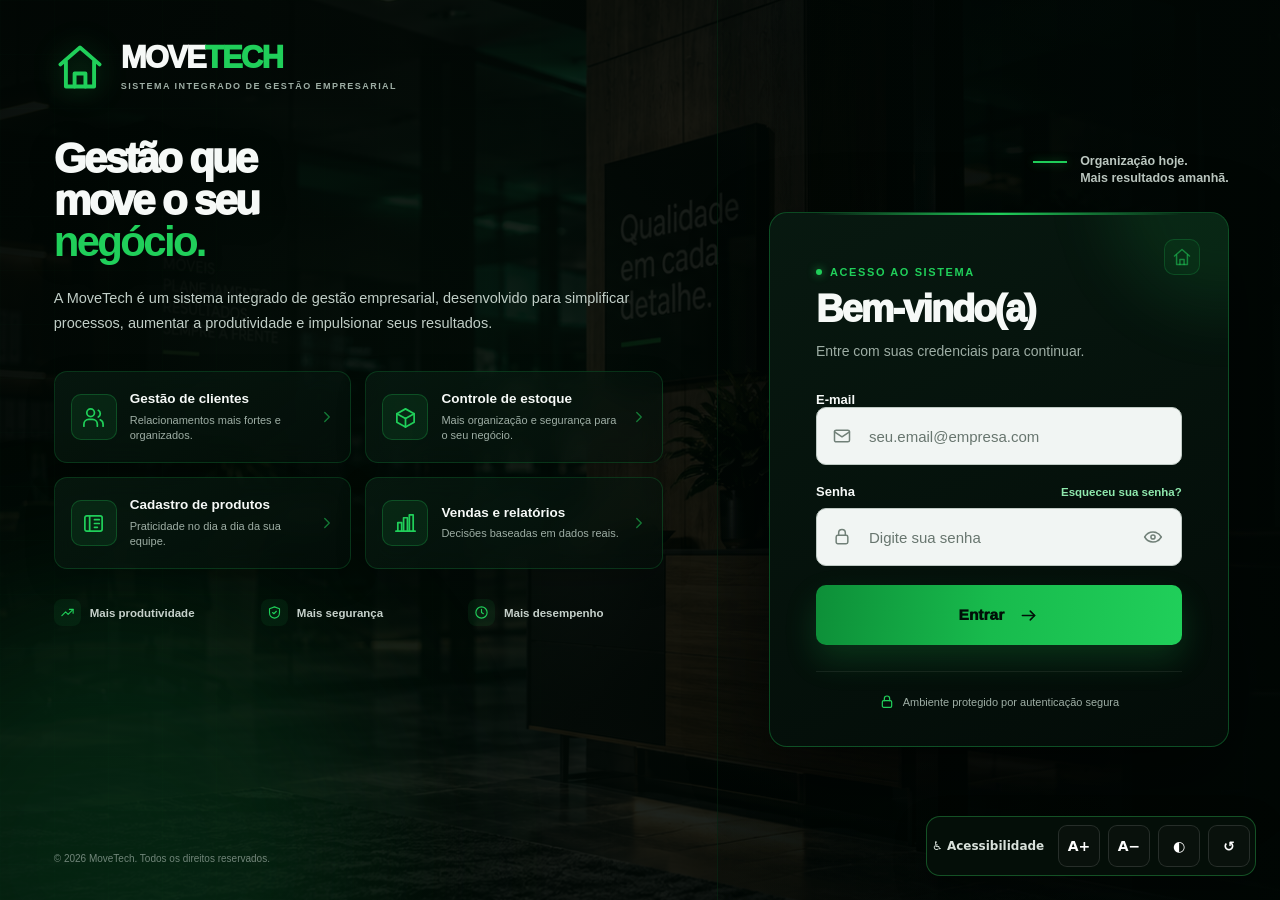
<file: frontend/usuarios.html>
<!DOCTYPE html>
<html lang="pt-BR">

<head>
    <meta charset="UTF-8">

    <meta
        name="viewport"
        content="width=device-width, initial-scale=1.0"
    >

    <meta
        name="description"
        content="Cadastro de usuários e perfis de acesso do MoveTech"
    >

    <title>Usuários | MoveTech</title>

    <!-- PADRÃO VISUAL -->
    <link rel="stylesheet" href="movetech.css">

    <!-- ESTILOS DA TELA -->
    <link rel="stylesheet" href="modulos.css">

    <!-- ACESSIBILIDADE -->
    <link rel="stylesheet" href="acessibilidade.css">
</head>

<body>

    <!-- =====================================================
         PULAR PARA O CONTEÚDO
    ====================================================== -->

    <a
        class="skip-link"
        href="#conteudo-principal"
    >
        Ir para o conteúdo principal
    </a>


    <!-- =====================================================
         ACESSIBILIDADE GLOBAL
    ====================================================== -->

    <div
        class="acessibilidade-barra"
        role="region"
        aria-label="Ferramentas de acessibilidade"
    >

        <span class="acessibilidade-titulo">
            ♿ Acessibilidade
        </span>

        <button
            id="acessibilidade-aumentar"
            class="acessibilidade-botao"
            type="button"
            aria-label="Aumentar tamanho do texto"
            title="Aumentar texto"
        >
            A+
        </button>

        <button
            id="acessibilidade-diminuir"
            class="acessibilidade-botao"
            type="button"
            aria-label="Diminuir tamanho do texto"
            title="Diminuir texto"
        >
            A−
        </button>

        <button
            id="acessibilidade-contraste"
            class="acessibilidade-botao"
            type="button"
            aria-label="Ativar ou desativar alto contraste"
            aria-pressed="false"
            title="Alto contraste"
        >
            ◐
        </button>

        <button
            id="acessibilidade-restaurar"
            class="acessibilidade-botao"
            type="button"
            aria-label="Restaurar configurações de acessibilidade"
            title="Restaurar configurações"
        >
            ↺
        </button>

    </div>


    <div
        id="acessibilidade-status"
        class="sr-only"
        aria-live="polite"
        aria-atomic="true"
    ></div>


    <!-- =====================================================
         SISTEMA
    ====================================================== -->

    <div class="app-layout">


        <!-- =================================================
             MENU LATERAL
        ================================================== -->

        <aside
            class="sidebar"
            aria-label="Menu principal"
        >

            <!-- MARCA -->

            <div class="brand">

                <div
                    class="brand-icon"
                    aria-hidden="true"
                >
                    <svg class="mt-icon" viewBox="0 0 24 24" aria-hidden="true" focusable="false" fill="none" stroke="currentColor" stroke-width="1.8" stroke-linecap="round" stroke-linejoin="round"><path d="M3 10.8 12 3l9 7.8"/><path d="M5.5 9.5V21h13V9.5"/><path d="M9.5 21v-6h5v6"/></svg>
                </div>

                <div>

                    <strong>
                        MOVE<span>TECH</span>
                    </strong>

                    <small>
                        Gestão Empresarial
                    </small>

                </div>

            </div>


            <!-- NAVEGAÇÃO -->

            <nav
                class="menu"
                aria-label="Navegação principal"
            >

                <a href="dashboard.html">
                    <span aria-hidden="true"><svg class="mt-icon" viewBox="0 0 24 24" aria-hidden="true" focusable="false" fill="none" stroke="currentColor" stroke-width="1.8" stroke-linecap="round" stroke-linejoin="round"><path d="M3 10.8 12 3l9 7.8"/><path d="M5.5 9.5V21h13V9.5"/><path d="M9.5 21v-6h5v6"/></svg></span>
                    Dashboard
                </a>

                <a href="clientes.html">
                    <span aria-hidden="true"><svg class="mt-icon" viewBox="0 0 24 24" aria-hidden="true" focusable="false" fill="none" stroke="currentColor" stroke-width="1.8" stroke-linecap="round" stroke-linejoin="round"><path d="M16 21v-2a4 4 0 0 0-4-4H6a4 4 0 0 0-4 4v2"/><circle cx="9" cy="7" r="4"/><path d="M22 21v-2a4 4 0 0 0-3-3.87"/><path d="M16 3.13a4 4 0 0 1 0 7.75"/></svg></span>
                    Clientes
                </a>

                <a href="produtos.html">
                    <span aria-hidden="true"><svg class="mt-icon" viewBox="0 0 24 24" aria-hidden="true" focusable="false" fill="none" stroke="currentColor" stroke-width="1.8" stroke-linecap="round" stroke-linejoin="round"><path d="m21 8-9-5-9 5 9 5 9-5Z"/><path d="M3 8v9l9 5 9-5V8"/><path d="M12 13v9"/></svg></span>
                    Produtos
                </a>

                <a href="vendas.html">
                    <span aria-hidden="true"><svg class="mt-icon" viewBox="0 0 24 24" aria-hidden="true" focusable="false" fill="none" stroke="currentColor" stroke-width="1.8" stroke-linecap="round" stroke-linejoin="round"><circle cx="9" cy="20" r="1"/><circle cx="19" cy="20" r="1"/><path d="M3 4h2l2.4 10.4a2 2 0 0 0 2 1.6h7.8a2 2 0 0 0 2-1.6L21 7H6"/></svg></span>
                    Vendas
                </a>

                <a href="relatorios.html">
                    <span aria-hidden="true"><svg class="mt-icon" viewBox="0 0 24 24" aria-hidden="true" focusable="false" fill="none" stroke="currentColor" stroke-width="1.8" stroke-linecap="round" stroke-linejoin="round"><path d="M4 20V10"/><path d="M10 20V4"/><path d="M16 20v-7"/><path d="M22 20H2"/></svg></span>
                    Relatórios
                </a>

            </nav>


            <!-- USUÁRIO -->

            <div class="sidebar-footer">

                <div class="usuario">

                    <div
                        class="usuario-avatar"
                        aria-hidden="true"
                    >
                        <svg class="mt-icon" viewBox="0 0 24 24" aria-hidden="true" focusable="false" fill="none" stroke="currentColor" stroke-width="1.8" stroke-linecap="round" stroke-linejoin="round"><circle cx="12" cy="8" r="4"/><path d="M4 21a8 8 0 0 1 16 0"/></svg>
                    </div>

                    <div>

                        <strong id="usuario-nome">
                            Usuário
                        </strong>

                        <small id="usuario-perfil">
                            Perfil
                        </small>

                    </div>

                </div>


                <button
                    id="botao-sair"
                    class="botao-sair"
                    type="button"
                    aria-label="Sair do sistema MoveTech"
                >
                    Sair
                </button>

            </div>

        </aside>

        <div class="main-area">

            <header class="topbar">
                <div>
                    <p class="page-kicker">ADMINISTRAÇÃO</p>
                    <h1>Usuários</h1>
                </div>
                <div class="mod-header-acoes">
                    <button id="botao-novo-usuario" class="botao-primary" type="button">+ Novo usuário</button>
                </div>
            </header>

            <main id="conteudo-principal" class="content">

                <section class="mod-header" aria-labelledby="titulo-usuarios">
                    <div>
                        <p class="welcome-kicker">CONTROLE DE ACESSO</p>
                        <h2 id="titulo-usuarios">Usuários do sistema</h2>
                        <p>Administradores têm acesso a tudo, inclusive usuários, notas de entrada e financeiro.
                           Funcionários atendem: clientes, consulta de produtos, vendas e devoluções.</p>
                    </div>
                    <div class="mod-campo" style="min-width:260px">
                        <label for="busca-usuario">Buscar usuário</label>
                        <input type="search" id="busca-usuario" placeholder="Nome ou e-mail" autocomplete="off">
                    </div>
                </section>

                <div id="mensagem-usuarios" class="feedback-message" role="status" aria-live="polite" hidden></div>

                <section class="mod-painel" aria-labelledby="titulo-lista-usuarios">
                    <div class="mod-painel-topo">
                        <h2 id="titulo-lista-usuarios">Lista de usuários</h2>
                        <span id="contagem-usuarios" class="texto-fraco"></span>
                    </div>
                    <div class="table-wrapper" tabindex="0" aria-label="Tabela de usuários. Em telas menores, deslize para os lados.">
                        <table>
                            <thead>
                                <tr>
                                    <th scope="col">Nome</th>
                                    <th scope="col">E-mail</th>
                                    <th scope="col">Perfil</th>
                                    <th scope="col">Situação</th>
                                    <th scope="col">Criado em</th>
                                    <th scope="col">Ações</th>
                                </tr>
                            </thead>
                            <tbody id="tabela-usuarios">
                                <tr><td colspan="6" class="mod-vazio">Carregando usuários...</td></tr>
                            </tbody>
                        </table>
                    </div>
                </section>

            </main>

        </div>

    </div>

    <!-- MODAL: CADASTRO / EDIÇÃO DE USUÁRIO -->
    <div id="modal-usuario" class="modal-overlay mt-modal" hidden aria-hidden="true">
        <div class="modal-card mod-modal-medio" role="dialog" aria-modal="true" aria-labelledby="titulo-modal-usuario">
            <div class="modal-header">
                <div>
                    <p class="panel-kicker">ACESSO</p>
                    <h2 id="titulo-modal-usuario">Novo usuário</h2>
                </div>
                <button type="button" class="modal-close" data-fechar aria-label="Fechar">×</button>
            </div>
            <form id="form-usuario" novalidate>
                <input type="hidden" id="usuario-id">
                <div class="mod-form-grid">
                    <div class="mod-campo mod-campo-full">
                        <label for="usuario-nome-campo">Nome completo</label>
                        <input type="text" id="usuario-nome-campo" maxlength="100" required autocomplete="name">
                    </div>
                    <div class="mod-campo mod-campo-full">
                        <label for="usuario-email">E-mail (login)</label>
                        <input type="email" id="usuario-email" maxlength="150" required autocomplete="off">
                    </div>
                    <div class="mod-campo">
                        <label for="usuario-perfil-campo">Perfil de acesso</label>
                        <select id="usuario-perfil-campo" required>
                            <option value="Funcionario">Funcionário</option>
                            <option value="Administrador">Administrador</option>
                        </select>
                        <p class="mod-ajuda">Funcionário não cadastra usuários nem acessa notas e financeiro.</p>
                    </div>
                    <div class="mod-campo">
                        <label for="usuario-ativo">Situação</label>
                        <select id="usuario-ativo">
                            <option value="true">Ativo</option>
                            <option value="false">Inativo (não consegue entrar)</option>
                        </select>
                    </div>
                    <div class="mod-campo mod-campo-full" id="grupo-senha">
                        <label for="usuario-senha">Senha inicial</label>
                        <input type="password" id="usuario-senha" minlength="6" maxlength="100" autocomplete="new-password">
                        <p class="mod-ajuda">Mínimo de 6 caracteres. O usuário pode receber uma nova senha depois, em "Redefinir senha".</p>
                    </div>
                </div>
                <div id="mensagem-form-usuario" class="feedback-message" role="alert" aria-live="polite" hidden></div>
                <div class="modal-actions">
                    <button type="button" class="botao-secundario" data-fechar>Cancelar</button>
                    <button type="submit" id="salvar-usuario" class="botao-primary">Salvar usuário</button>
                </div>
            </form>
        </div>
    </div>

    <!-- MODAL: REDEFINIR SENHA -->
    <div id="modal-senha" class="modal-overlay mt-modal" hidden aria-hidden="true">
        <div class="modal-card mod-modal-medio" role="dialog" aria-modal="true" aria-labelledby="titulo-modal-senha">
            <div class="modal-header">
                <div>
                    <p class="panel-kicker">SEGURANÇA</p>
                    <h2 id="titulo-modal-senha">Redefinir senha</h2>
                </div>
                <button type="button" class="modal-close" data-fechar aria-label="Fechar">×</button>
            </div>
            <form id="form-senha" novalidate>
                <input type="hidden" id="senha-usuario-id">
                <p id="senha-usuario-nome" class="texto-fraco"></p>
                <div class="mod-form-grid">
                    <div class="mod-campo">
                        <label for="nova-senha">Nova senha</label>
                        <input type="password" id="nova-senha" minlength="6" maxlength="100" required autocomplete="new-password">
                    </div>
                    <div class="mod-campo">
                        <label for="confirmar-senha">Confirme a senha</label>
                        <input type="password" id="confirmar-senha" minlength="6" maxlength="100" required autocomplete="new-password">
                    </div>
                </div>
                <div id="mensagem-form-senha" class="feedback-message" role="alert" aria-live="polite" hidden></div>
                <div class="modal-actions">
                    <button type="button" class="botao-secundario" data-fechar>Cancelar</button>
                    <button type="submit" class="botao-primary">Salvar nova senha</button>
                </div>
            </form>
        </div>
    </div>

    <script src="acessibilidade.js"></script>
    <!-- VLibras -->
    <script src="https://vlibras.gov.br/app/vlibras-plugin.js"></script>
    <script src="mt-comum.js"></script>
    <script src="usuarios.js"></script>
</body>

</html>
</file>
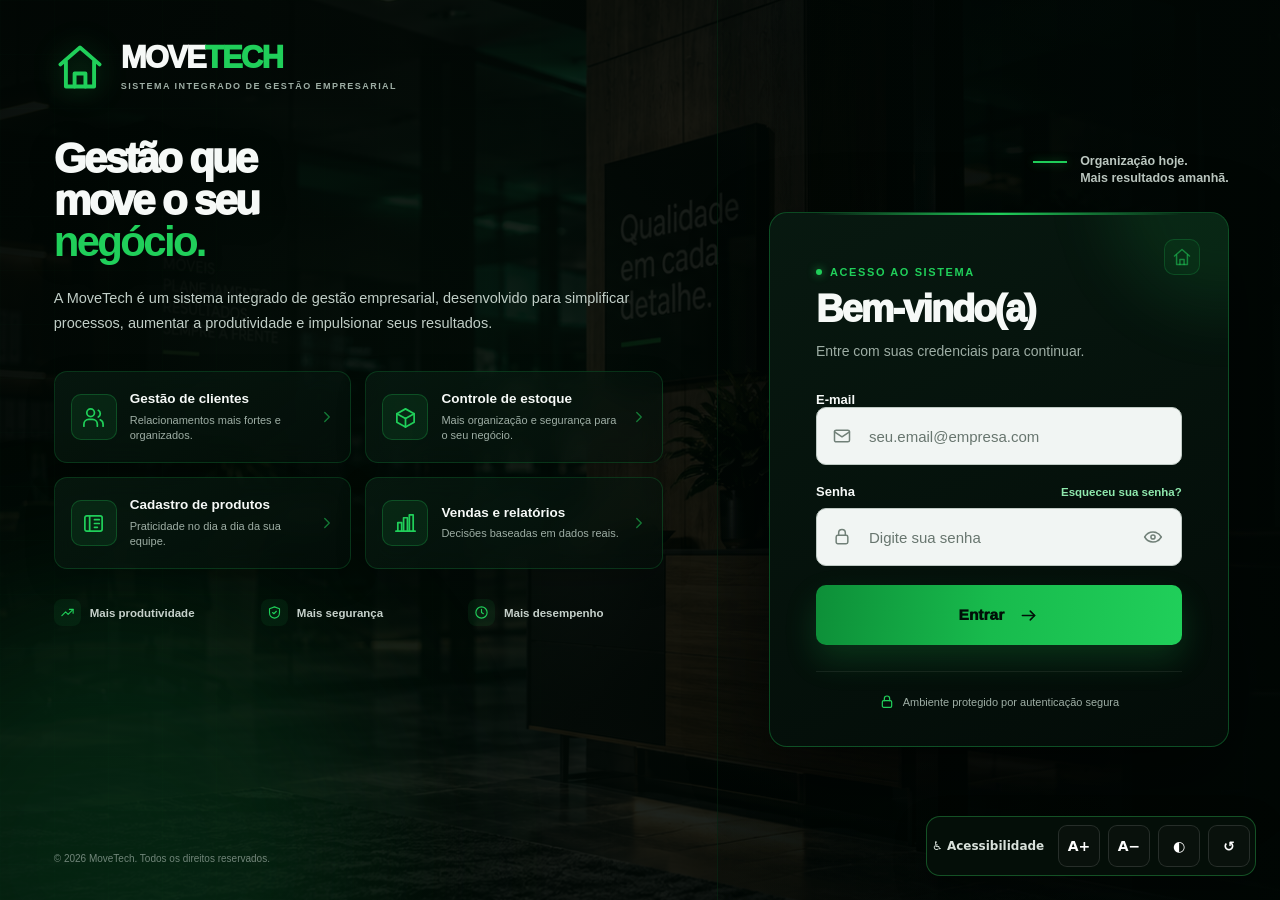
<file: frontend/vendas.html>
<!DOCTYPE html>
<html lang="pt-BR">

<head>
    <meta charset="UTF-8">

    <meta
        name="viewport"
        content="width=device-width, initial-scale=1.0"
    >

    <meta
        name="description"
        content="Gestão de vendas do sistema MoveTech"
    >

    <title>Vendas | MoveTech</title>

    <!-- PADRÃO VISUAL GLOBAL MOVETECH -->
    <link rel="stylesheet" href="movetech.css">

    <!-- ESTILOS ESPECÍFICOS DE VENDAS -->
    <link rel="stylesheet" href="vendas.css">

    <!-- ACESSIBILIDADE GLOBAL -->
    <link rel="stylesheet" href="modulos.css">

    <!-- ACESSIBILIDADE -->
    <link rel="stylesheet" href="acessibilidade.css">
</head>


<body>

    <!-- =====================================================
         PULAR PARA O CONTEÚDO
    ====================================================== -->

    <a
        class="skip-link"
        href="#conteudo-principal"
    >
        Ir para o conteúdo principal
    </a>


    <!-- =====================================================
         BARRA DE ACESSIBILIDADE
    ====================================================== -->

    <div
        class="acessibilidade-barra"
        role="region"
        aria-label="Ferramentas de acessibilidade"
    >

        <span class="acessibilidade-titulo">
            ♿ Acessibilidade
        </span>


        <button
            id="acessibilidade-aumentar"
            class="acessibilidade-botao"
            type="button"
            aria-label="Aumentar tamanho do texto"
            title="Aumentar texto"
        >
            A+
        </button>


        <button
            id="acessibilidade-diminuir"
            class="acessibilidade-botao"
            type="button"
            aria-label="Diminuir tamanho do texto"
            title="Diminuir texto"
        >
            A−
        </button>


        <button
            id="acessibilidade-contraste"
            class="acessibilidade-botao"
            type="button"
            aria-label="Ativar ou desativar alto contraste"
            aria-pressed="false"
            title="Alto contraste"
        >
            ◐
        </button>


        <button
            id="acessibilidade-restaurar"
            class="acessibilidade-botao"
            type="button"
            aria-label="Restaurar configurações de acessibilidade"
            title="Restaurar configurações"
        >
            ↺
        </button>

    </div>


    <!-- MENSAGENS PARA LEITOR DE TELA -->

    <div
        id="acessibilidade-status"
        class="sr-only"
        aria-live="polite"
        aria-atomic="true"
    ></div>


    <!-- =====================================================
         SISTEMA
    ====================================================== -->

    <div class="app-layout">


        <!-- =================================================
             MENU LATERAL
        ================================================== -->

        <aside
            class="sidebar"
            aria-label="Menu principal"
        >


            <!-- MARCA -->

            <div class="brand">

                <div
                    class="brand-icon"
                    aria-hidden="true"
                >
                    <svg class="mt-icon" viewBox="0 0 24 24" aria-hidden="true" focusable="false" fill="none" stroke="currentColor" stroke-width="1.8" stroke-linecap="round" stroke-linejoin="round"><path d="M3 10.8 12 3l9 7.8"/><path d="M5.5 9.5V21h13V9.5"/><path d="M9.5 21v-6h5v6"/></svg>
                </div>


                <div>

                    <strong>
                        MOVE<span>TECH</span>
                    </strong>

                    <small>
                        Gestão Empresarial
                    </small>

                </div>

            </div>


            <!-- =================================================
                 NAVEGAÇÃO
            ================================================== -->

            <nav
                class="menu"
                aria-label="Navegação principal"
            >

                <a href="dashboard.html">

                    <span aria-hidden="true">
                        <svg class="mt-icon" viewBox="0 0 24 24" aria-hidden="true" focusable="false" fill="none" stroke="currentColor" stroke-width="1.8" stroke-linecap="round" stroke-linejoin="round"><path d="M3 10.8 12 3l9 7.8"/><path d="M5.5 9.5V21h13V9.5"/><path d="M9.5 21v-6h5v6"/></svg>
                    </span>

                    Dashboard

                </a>


                <a href="clientes.html">

                    <span aria-hidden="true">
                        <svg class="mt-icon" viewBox="0 0 24 24" aria-hidden="true" focusable="false" fill="none" stroke="currentColor" stroke-width="1.8" stroke-linecap="round" stroke-linejoin="round"><path d="M16 21v-2a4 4 0 0 0-4-4H6a4 4 0 0 0-4 4v2"/><circle cx="9" cy="7" r="4"/><path d="M22 21v-2a4 4 0 0 0-3-3.87"/><path d="M16 3.13a4 4 0 0 1 0 7.75"/></svg>
                    </span>

                    Clientes

                </a>


                <a href="produtos.html">

                    <span aria-hidden="true">
                        <svg class="mt-icon" viewBox="0 0 24 24" aria-hidden="true" focusable="false" fill="none" stroke="currentColor" stroke-width="1.8" stroke-linecap="round" stroke-linejoin="round"><path d="m21 8-9-5-9 5 9 5 9-5Z"/><path d="M3 8v9l9 5 9-5V8"/><path d="M12 13v9"/></svg>
                    </span>

                    Produtos

                </a>


                <a
                    href="vendas.html"
                    class="active"
                    aria-current="page"
                >

                    <span aria-hidden="true">
                        <svg class="mt-icon" viewBox="0 0 24 24" aria-hidden="true" focusable="false" fill="none" stroke="currentColor" stroke-width="1.8" stroke-linecap="round" stroke-linejoin="round"><circle cx="9" cy="20" r="1"/><circle cx="19" cy="20" r="1"/><path d="M3 4h2l2.4 10.4a2 2 0 0 0 2 1.6h7.8a2 2 0 0 0 2-1.6L21 7H6"/></svg>
                    </span>

                    Vendas

                </a>


                <a href="relatorios.html">

                    <span aria-hidden="true">
                        <svg class="mt-icon" viewBox="0 0 24 24" aria-hidden="true" focusable="false" fill="none" stroke="currentColor" stroke-width="1.8" stroke-linecap="round" stroke-linejoin="round"><path d="M4 20V10"/><path d="M10 20V4"/><path d="M16 20v-7"/><path d="M22 20H2"/></svg>
                    </span>

                    Relatórios

                </a>

            </nav>


            <!-- =================================================
                 USUÁRIO
            ================================================== -->

            <div class="sidebar-footer">

                <div class="usuario">

                    <div
                        class="usuario-avatar"
                        aria-hidden="true"
                    >
                        <svg class="mt-icon" viewBox="0 0 24 24" aria-hidden="true" focusable="false" fill="none" stroke="currentColor" stroke-width="1.8" stroke-linecap="round" stroke-linejoin="round"><circle cx="12" cy="8" r="4"/><path d="M4 21a8 8 0 0 1 16 0"/></svg>
                    </div>


                    <div>

                        <!--
                            ID preservado porque vendas.js utiliza.
                        -->

                        <strong id="nomeUsuario">
                            Usuário
                        </strong>

                        <small>
                            Administrador
                        </small>

                    </div>

                </div>


                <!--
                    ID preservado porque vendas.js utiliza.
                -->

                <button
                    type="button"
                    id="btnLogout"
                    class="botao-sair"
                    aria-label="Sair do sistema MoveTech"
                >
                    Sair
                </button>

            </div>

        </aside>


        <!-- =================================================
             ÁREA PRINCIPAL
        ================================================== -->

        <div class="main-area">


            <!-- =================================================
                 CABEÇALHO
            ================================================== -->

            <header class="topbar">

                <div>

                    <p class="page-kicker">
                        COMERCIAL
                    </p>

                    <h1>
                        Vendas
                    </h1>

                </div>


                <button
                    type="button"
                    id="btnNovaVenda"
                    class="botao-primary"
                >
                    + Nova venda
                </button>

            </header>


            <!-- =================================================
                 CONTEÚDO
            ================================================== -->

            <main
                id="conteudo-principal"
                class="content"
            >


                <!-- =============================================
                     APRESENTAÇÃO
                ============================================== -->

                <section
                    class="sales-hero"
                    aria-labelledby="titulo-vendas"
                >

                    <div
                        class="hero-decoration"
                        aria-hidden="true"
                    ></div>


                    <div class="hero-content">

                        <p class="welcome-kicker">
                            GESTÃO DE VENDAS
                        </p>

                        <h2 id="titulo-vendas">
                            Vendas realizadas
                        </h2>

                        <p>
                            Registre novas vendas, acompanhe os
                            pedidos realizados e mantenha o estoque
                            atualizado automaticamente.
                        </p>

                    </div>


                    <div class="hero-status">

                        <span
                            class="status-dot"
                            aria-hidden="true"
                        ></span>

                        Sistema Online

                    </div>

                </section>


                <!-- =============================================
                     INDICADORES
                ============================================== -->

                <section
                    class="sales-summary"
                    aria-label="Resumo das vendas"
                >


                    <!-- VENDAS REGISTRADAS -->

                    <article class="summary-card">

                        <span class="summary-label">
                            Vendas registradas
                        </span>

                        <strong id="totalVendas">
                            0
                        </strong>

                    </article>


                    <!-- FATURAMENTO -->

                    <article class="summary-card">

                        <span class="summary-label">
                            Faturamento
                        </span>

                        <strong id="totalFaturamento">
                            R$ 0,00
                        </strong>

                    </article>


                    <!-- TICKET MÉDIO -->

                    <article class="summary-card">

                        <span class="summary-label">
                            Ticket médio
                        </span>

                        <strong id="ticketMedio">
                            R$ 0,00
                        </strong>

                    </article>

                </section>


                <!-- =============================================
                     HISTÓRICO
                ============================================== -->

                <section
                    class="sales-panel"
                    aria-labelledby="titulo-historico-vendas"
                >

                    <div class="panel-header">

                        <div>

                            <p class="welcome-kicker">
                                HISTÓRICO
                            </p>

                            <h2 id="titulo-historico-vendas">
                                Últimas vendas
                            </h2>

                        </div>


                        <!-- BUSCA -->

                        <div class="search-wrapper">

                            <label for="buscarVenda">
                                Buscar venda
                            </label>

                            <input
                                type="search"
                                id="buscarVenda"
                                placeholder="Cliente ou número da venda"
                                autocomplete="off"
                                aria-label="Buscar venda por cliente ou número"
                            >

                        </div>

                    </div>


                    <!-- MENSAGENS -->

                    <div
                        id="mensagemVendas"
                        class="feedback-message"
                        role="status"
                        aria-live="polite"
                    ></div>


                    <!-- =========================================
                         TABELA
                    ========================================== -->

                    <div
                        class="table-wrapper"
                        tabindex="0"
                        aria-label="Tabela de vendas. Em telas menores, deslize horizontalmente para visualizar todas as colunas."
                    >

                        <table>

                            <thead>

                                <tr>

                                    <th scope="col">
                                        Venda
                                    </th>

                                    <th scope="col">
                                        Cliente
                                    </th>

                                    <th scope="col">
                                        Data
                                    </th>

                                    <th scope="col">
                                        Itens
                                    </th>

                                    <th scope="col">
                                        Total
                                    </th>

                                    <th scope="col">
                                        Ações
                                    </th>

                                </tr>

                            </thead>


                            <tbody id="tabelaVendas">

                                <tr>

                                    <td
                                        colspan="6"
                                        class="empty-state"
                                    >
                                        Carregando vendas...
                                    </td>

                                </tr>

                            </tbody>

                        </table>

                    </div>

                </section>

            </main>

        </div>

    </div>


    <!-- =====================================================
         MODAL — NOVA VENDA
    ====================================================== -->

    <div
        class="modal-overlay"
        id="modalVenda"
        hidden
        aria-hidden="true"
    >

        <div
            class="modal-card modal-venda"
            role="dialog"
            aria-modal="true"
            aria-labelledby="tituloModalVenda"
        >


            <!-- =================================================
                 CABEÇALHO
            ================================================== -->

            <div class="modal-header">

                <div>

                    <p class="welcome-kicker">
                        REGISTRO DE VENDA
                    </p>

                    <h2 id="tituloModalVenda">
                        Nova venda
                    </h2>

                </div>


                <button
                    type="button"
                    class="modal-close"
                    id="btnFecharModal"
                    aria-label="Fechar janela de nova venda"
                >
                    ×
                </button>

            </div>


            <!-- =================================================
                 FORMULÁRIO
            ================================================== -->

            <form id="formVenda">


                <!-- CLIENTE -->

                <div class="form-group">

                    <label for="clienteVenda">
                        Cliente
                    </label>

                    <select
                        id="clienteVenda"
                        required
                    >

                        <option value="">
                            Selecione um cliente
                        </option>

                    </select>

                </div>


                <!-- =============================================
                     PRODUTOS
                ============================================== -->

                <section
                    class="sale-items-section"
                    aria-labelledby="titulo-itens-venda"
                >

                    <div class="sale-items-header">

                        <div>

                            <p class="welcome-kicker">
                                PRODUTOS
                            </p>

                            <h3 id="titulo-itens-venda">
                                Itens da venda
                            </h3>

                        </div>


                        <button
                            type="button"
                            id="btnAdicionarItem"
                            class="botao-secundario"
                        >
                            + Adicionar produto
                        </button>

                    </div>


                    <div
                        id="listaItensVenda"
                        class="sale-items-list"
                    ></div>

                </section>


                <!-- =============================================
                     TOTAL
                ============================================== -->

                <!-- =============================================
                     PAGAMENTO (gera as contas a receber)
                ============================================== -->

                <div class="mod-form-grid" style="margin-top:18px">
                    <div class="form-group mod-campo">
                        <label for="formaPagamentoVenda">Forma de pagamento</label>
                        <select id="formaPagamentoVenda" required>
                            <option value="">Selecione</option>
                            <option value="Dinheiro">Dinheiro</option>
                            <option value="Pix">Pix</option>
                            <option value="CartaoDebito">Cartão de débito</option>
                            <option value="CartaoCredito">Cartão de crédito</option>
                            <option value="Boleto">Boleto</option>
                            <option value="Crediario">Crediário (carnê da loja)</option>
                        </select>
                    </div>
                    <div class="form-group mod-campo">
                        <label for="parcelasVenda">Parcelas</label>
                        <select id="parcelasVenda" disabled>
                            <option value="1">1x (à vista)</option>
                        </select>
                        <p class="mod-ajuda" id="ajudaPagamento">Dinheiro, Pix e débito são recebidos na hora.</p>
                    </div>
                </div>

                <div class="sale-total-box">

                    <span>
                        Total da venda
                    </span>

                    <strong id="totalVendaModal">
                        R$ 0,00
                    </strong>

                </div>


                <!-- =============================================
                     MENSAGEM
                ============================================== -->

                <div
                    id="mensagemModalVenda"
                    class="feedback-message"
                    role="status"
                    aria-live="polite"
                ></div>


                <!-- =============================================
                     AÇÕES
                ============================================== -->

                <div class="modal-actions">

                    <button
                        type="button"
                        id="btnCancelarVenda"
                        class="botao-secundario"
                    >
                        Cancelar
                    </button>


                    <button
                        type="submit"
                        id="btnSalvarVenda"
                        class="botao-primary"
                    >
                        Finalizar venda
                    </button>

                </div>

            </form>

        </div>

    </div>


    <!-- =====================================================
         TEMPLATE DOS PRODUTOS DA VENDA
    ====================================================== -->

    <template id="templateItemVenda">

        <div class="sale-item">


            <!-- PRODUTO -->

            <div class="form-group product-field">

                <label>
                    Produto
                </label>

                <select
                    class="produto-item"
                    required
                    aria-label="Selecionar produto"
                >

                    <option value="">
                        Selecione um produto
                    </option>

                </select>

            </div>


            <!-- QUANTIDADE -->

            <div class="form-group quantity-field">

                <label>
                    Quantidade
                </label>

                <input
                    type="number"
                    class="quantidade-item"
                    min="1"
                    value="1"
                    required
                    aria-label="Quantidade do produto"
                >

            </div>


            <!-- ESTOQUE / SUBTOTAL -->

            <div class="item-info">

                <span class="item-stock">
                    Estoque: -
                </span>

                <strong class="item-subtotal">
                    R$ 0,00
                </strong>

            </div>


            <!-- REMOVER -->

            <button
                type="button"
                class="remove-item-button"
                aria-label="Remover produto da venda"
            >
                ×
            </button>

        </div>

    </template>


    <!-- =====================================================
         JAVASCRIPT
    ====================================================== -->

    <!-- ACESSIBILIDADE GLOBAL -->
    <!-- =====================================================
         MODAL — DETALHES E DEVOLUÇÃO DA VENDA
    ====================================================== -->

    <div id="modal-detalhe-venda" class="modal-overlay mt-modal" hidden aria-hidden="true">
        <div class="modal-card mod-modal-largo" role="dialog" aria-modal="true" aria-labelledby="titulo-detalhe-venda">
            <div class="modal-header">
                <div>
                    <p class="welcome-kicker">VENDA</p>
                    <h2 id="titulo-detalhe-venda">Detalhes da venda</h2>
                </div>
                <button type="button" class="modal-close" data-fechar aria-label="Fechar detalhes da venda">×</button>
            </div>
            <div id="conteudo-detalhe-venda"></div>

            <form id="form-devolucao" hidden novalidate>
                <h3>Devolução</h3>
                <p class="texto-fraco">Informe quanto de cada item volta para a loja. O estoque é devolvido e as
                   parcelas em aberto são abatidas; se o cliente já pagou, é gerado um reembolso.</p>
                <div class="table-wrapper mod-tabela-edit" tabindex="0">
                    <table>
                        <thead>
                            <tr><th>Produto</th><th>Vendido</th><th>Já devolvido</th><th>Devolver agora</th><th>Valor</th></tr>
                        </thead>
                        <tbody id="itens-devolucao"></tbody>
                    </table>
                </div>
                <div class="mod-form-grid" style="margin-top:14px">
                    <div class="mod-campo mod-campo-full">
                        <label for="motivo-devolucao">Motivo da devolução</label>
                        <input type="text" id="motivo-devolucao" maxlength="250" required placeholder="Ex.: produto com avaria, cliente desistiu">
                    </div>
                    <div class="mod-campo">
                        <label for="reembolso-devolucao">Se houver reembolso ao cliente</label>
                        <select id="reembolso-devolucao">
                            <option value="">Deixar em aberto no Financeiro</option>
                            <option value="Dinheiro">Já devolvi em dinheiro</option>
                            <option value="Pix">Já devolvi por Pix</option>
                            <option value="CartaoCredito">Estornado no cartão de crédito</option>
                            <option value="CartaoDebito">Estornado no cartão de débito</option>
                            <option value="Transferencia">Já devolvi por transferência</option>
                        </select>
                    </div>
                    <div class="mod-campo">
                        <span class="texto-fraco">Total a devolver</span>
                        <strong id="total-devolucao" style="display:block;font-size:22px;margin-top:6px">R$ 0,00</strong>
                    </div>
                </div>
                <div id="mensagem-devolucao" class="feedback-message" role="alert" aria-live="polite" hidden></div>
                <div class="modal-actions">
                    <button type="button" class="botao-secundario" id="cancelar-devolucao">Voltar</button>
                    <button type="submit" class="botao-primary" id="confirmar-devolucao">Confirmar devolução</button>
                </div>
            </form>

            <div class="modal-actions" id="acoes-detalhe-venda">
                <button type="button" class="botao-secundario" data-fechar>Fechar</button>
                <button type="button" class="botao-primary" id="iniciar-devolucao">Registrar devolução</button>
            </div>
        </div>
    </div>

    <script src="acessibilidade.js"></script>

    <!-- FUNCIONALIDADES DE VENDAS -->
    <!-- VLibras -->
    <script src="https://vlibras.gov.br/app/vlibras-plugin.js"></script>

    <script src="mt-comum.js"></script>
    <script src="vendas.js"></script>
    <script src="vendas-detalhe.js"></script>

</body>

</html>
</file>
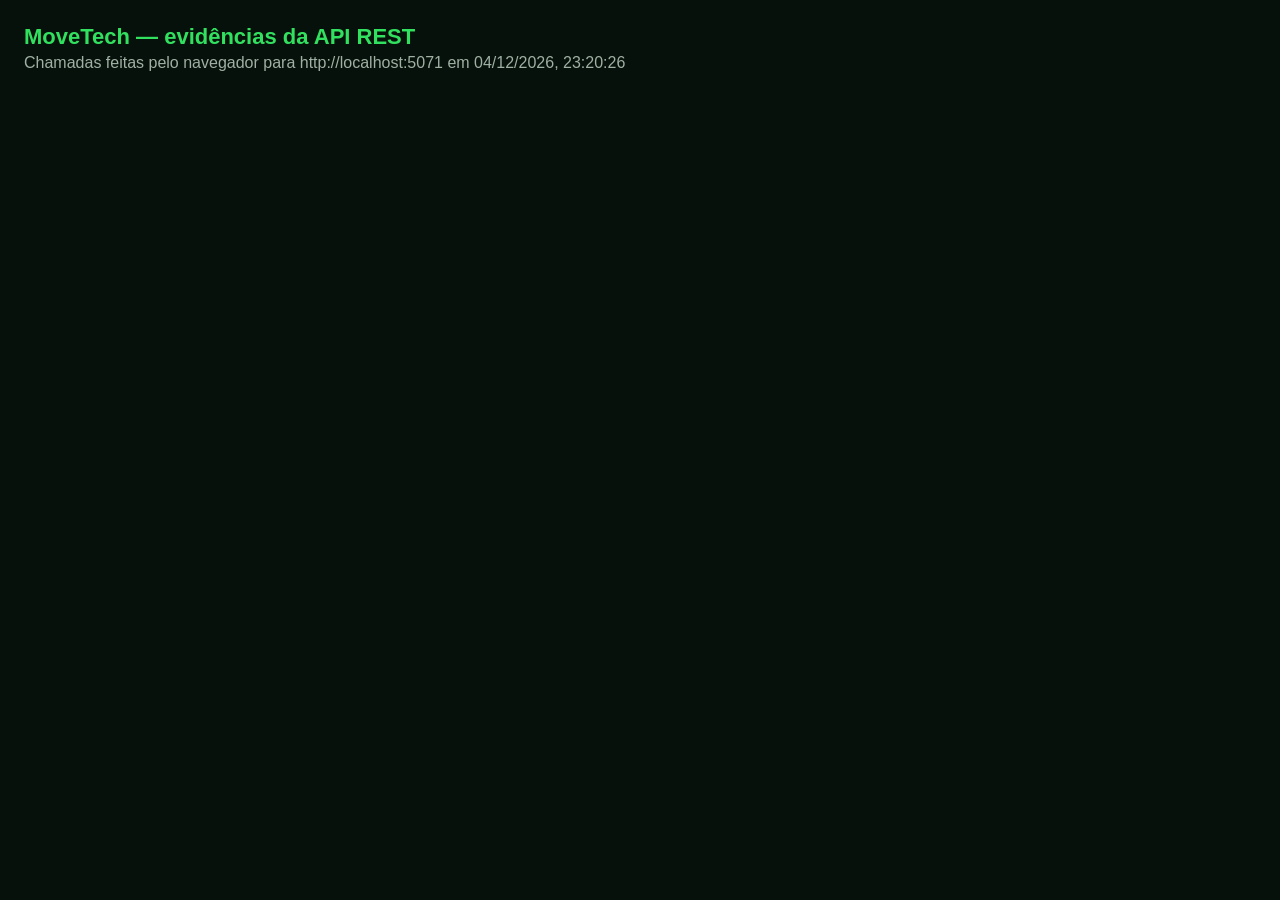
<file: frontend/evidencias/api.html>
<!doctype html>
<html lang="pt-BR"><head><meta charset="utf-8"><title>Evidências da API | MoveTech</title>
<style>
body{font-family:Segoe UI,Arial,sans-serif;background:#07110b;color:#e8efe9;margin:0;padding:24px}
h1{color:#32e05f;margin:0 0 4px;font-size:22px} p.sub{color:#9fb0a4;margin:0 0 18px}
.g{display:grid;grid-template-columns:repeat(2,1fr);gap:14px}
.c{background:#0d1d13;border:1px solid #1f3a29;border-radius:10px;padding:12px}
.c h2{font-size:14px;margin:0 0 6px;display:flex;justify-content:space-between;gap:8px}
.s{font-weight:700;padding:1px 8px;border-radius:20px;font-size:12px}
.ok{background:#1d5c33;color:#bff5cf}.er{background:#5c1d1d;color:#f5bfbf}
pre{white-space:pre-wrap;word-break:break-word;font-size:12px;margin:0;color:#cfe3d4;max-height:260px;overflow:hidden}
</style></head><body>
<h1>MoveTech — evidências da API REST</h1>
<p class="sub" id="sub">Chamadas feitas pelo navegador para http://localhost:5071</p>
<div class="g" id="g"></div>
<script>
const A="http://localhost:5071";
const t=sessionStorage.getItem("smartmoveis_token");
const testes=[
 ["GET /health (monitoramento)","/health",false],
 ["GET /api/relatorios/banco/resumo-vendas (procedure)","/api/relatorios/banco/resumo-vendas?inicio=2026-01-01",true],
 ["GET /api/relatorios/banco/movimentacoes-estoque (trigger)","/api/relatorios/banco/movimentacoes-estoque?limite=4",true],
 ["GET /api/relatorios/banco/contas-vencidas (procedure)","/api/relatorios/banco/contas-vencidas",true],
 ["GET /api/relatorios/banco/estoque-baixo (procedure)","/api/relatorios/banco/estoque-baixo",true],
 ["GET /api/relatorios/dashboard","/api/relatorios/dashboard",true],
 ["Sem token: GET /api/clientes → 401 esperado","/api/clientes",false],
 ["Período inválido → 400 esperado","/api/relatorios/banco/resumo-vendas?inicio=2026-12-01&fim=2026-01-01",true]
];
(async()=>{
 document.getElementById("sub").textContent+=" em "+new Date().toLocaleString("pt-BR");
 for(const [n,u,auth] of testes){
  const r=await fetch(A+u,{headers:auth&&t?{Authorization:"Bearer "+t}:{}});
  let x=await r.text(); try{x=JSON.stringify(JSON.parse(x),null,1)}catch(e){}
  const esperado=(n.includes("401")&&r.status===401)||(n.includes("400")&&r.status===400)||r.ok;
  const d=document.createElement("div");d.className="c";
  d.innerHTML=`<h2><span></span><span class="s ${esperado?"ok":"er"}">${r.status}</span></h2><pre></pre>`;
  d.querySelector("h2 span").textContent=n; d.querySelector("pre").textContent=x.slice(0,900);
  document.getElementById("g").appendChild(d);
 }
})();
</script></body></html>
</file>
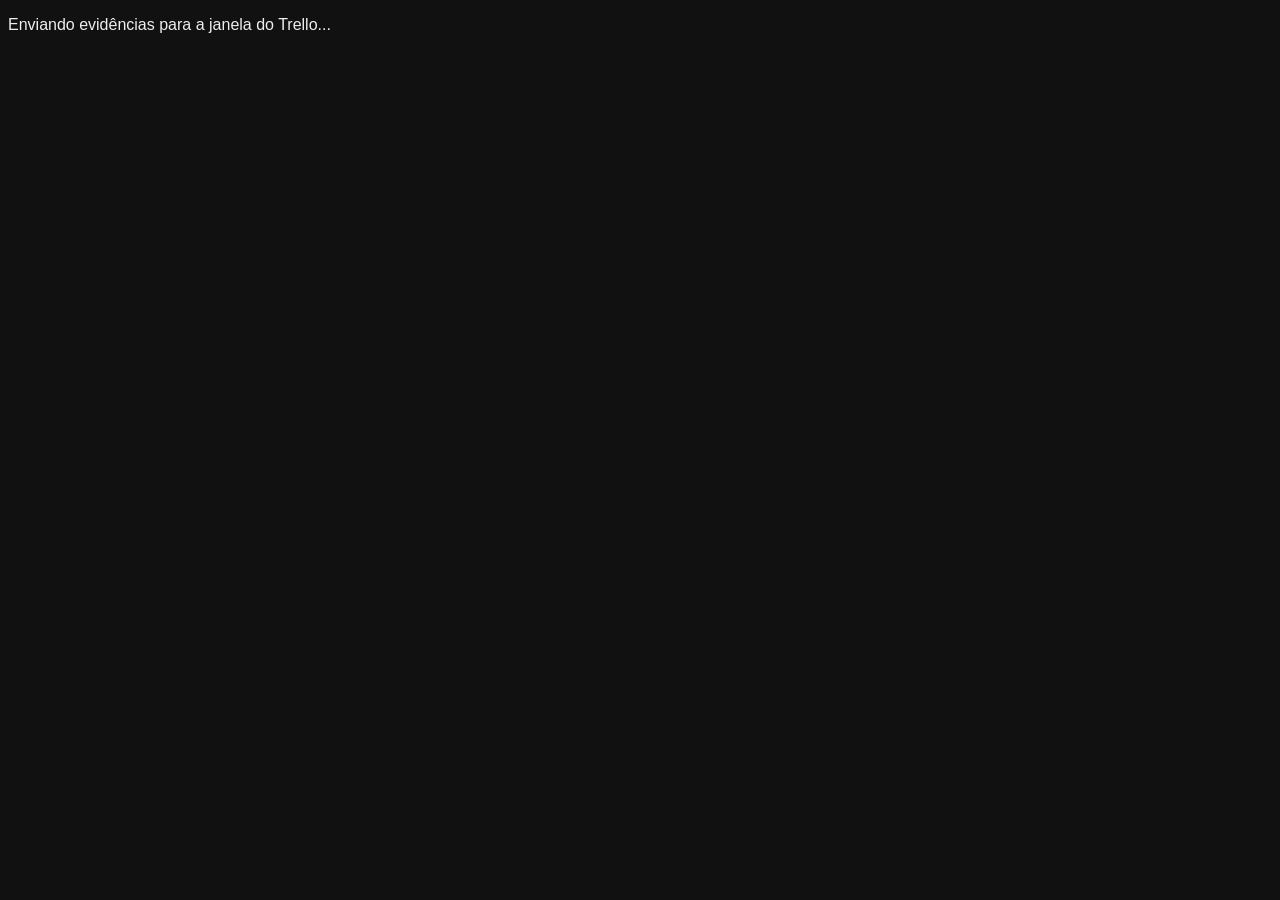
<file: frontend/evidencias/ponte.html>
<!doctype html>
<html lang="pt-BR"><head><meta charset="utf-8"><title>Ponte de evidências</title></head>
<body style="font-family:sans-serif;background:#111;color:#eee">
<p id="s">Enviando evidências para a janela do Trello...</p>
<script>
// Usado só para anexar os prints de evidência nos cards do Trello:
// lê os arquivos desta pasta e entrega para a janela que abriu esta.
(async()=>{
  const lista=await (await fetch("lista.json",{cache:"no-store"})).json();
  for(const nome of lista){
    const blob=await (await fetch(nome,{cache:"no-store"})).blob();
    window.opener.postMessage({tipo:"evidencia",nome,blob},"https://trello.com");
  }
  window.opener.postMessage({tipo:"fim",total:lista.length},"https://trello.com");
  document.getElementById("s").textContent="Pronto: "+lista.length+" arquivo(s).";
})();
</script></body></html>
</file>
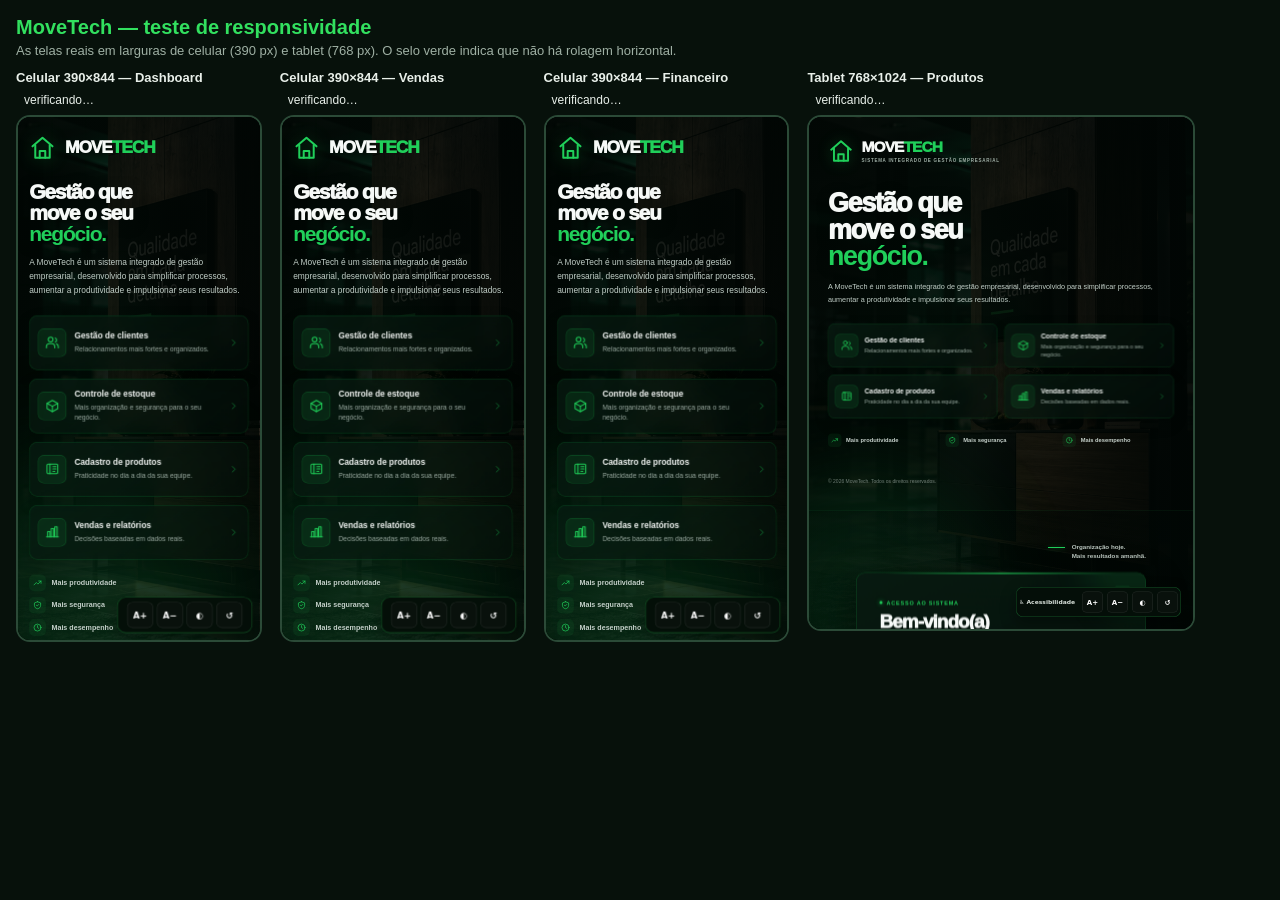
<file: frontend/evidencias/responsivo.html>
<!doctype html>
<html lang="pt-BR"><head><meta charset="utf-8"><title>Teste de responsividade | MoveTech</title>
<style>
body{font-family:Segoe UI,Arial,sans-serif;background:#07110b;color:#e8efe9;margin:0;padding:16px}
h1{color:#32e05f;font-size:20px;margin:0 0 4px}p{color:#9fb0a4;margin:0 0 12px;font-size:13px}
.linha{display:flex;gap:18px;align-items:flex-start}
.disp{display:flex;flex-direction:column;gap:6px}
.disp b{font-size:13px}.r{font-size:12px;padding:2px 8px;border-radius:20px;width:max-content}
.ok{background:#1d5c33;color:#bff5cf}.er{background:#5c1d1d;color:#f5bfbf}
.moldura{border:2px solid #2b4a37;border-radius:14px;overflow:hidden;background:#000}
iframe{border:0;transform-origin:0 0;display:block}
</style></head><body>
<h1>MoveTech — teste de responsividade</h1>
<p>As telas reais em larguras de celular (390 px) e tablet (768 px). O selo verde indica que não há rolagem horizontal.</p>
<div class="linha" id="l"></div>
<script>
const telas=[["Celular 390×844 — Dashboard","../dashboard.html",390,844,.62],["Celular 390×844 — Vendas","../vendas.html",390,844,.62],["Celular 390×844 — Financeiro","../financeiro.html",390,844,.62],["Tablet 768×1024 — Produtos","../produtos.html",768,1024,.5]];
for(const [n,u,w,h,e] of telas){
 const d=document.createElement("div");d.className="disp";
 d.innerHTML=`<b></b><span class="r">verificando…</span><div class="moldura" style="width:${w*e}px;height:${h*e}px"><iframe src="${u}" width="${w}" height="${h}" style="transform:scale(${e})"></iframe></div>`;
 d.querySelector("b").textContent=n; document.getElementById("l").appendChild(d);
 const f=d.querySelector("iframe"), s=d.querySelector(".r");
 f.onload=()=>setTimeout(()=>{const de=f.contentDocument.documentElement;const sobra=de.scrollWidth-de.clientWidth;
  s.textContent=sobra<=1?"sem rolagem horizontal ✓":"rolagem horizontal de "+sobra+" px";s.className="r "+(sobra<=1?"ok":"er");},2500);
}
</script></body></html>
</file>
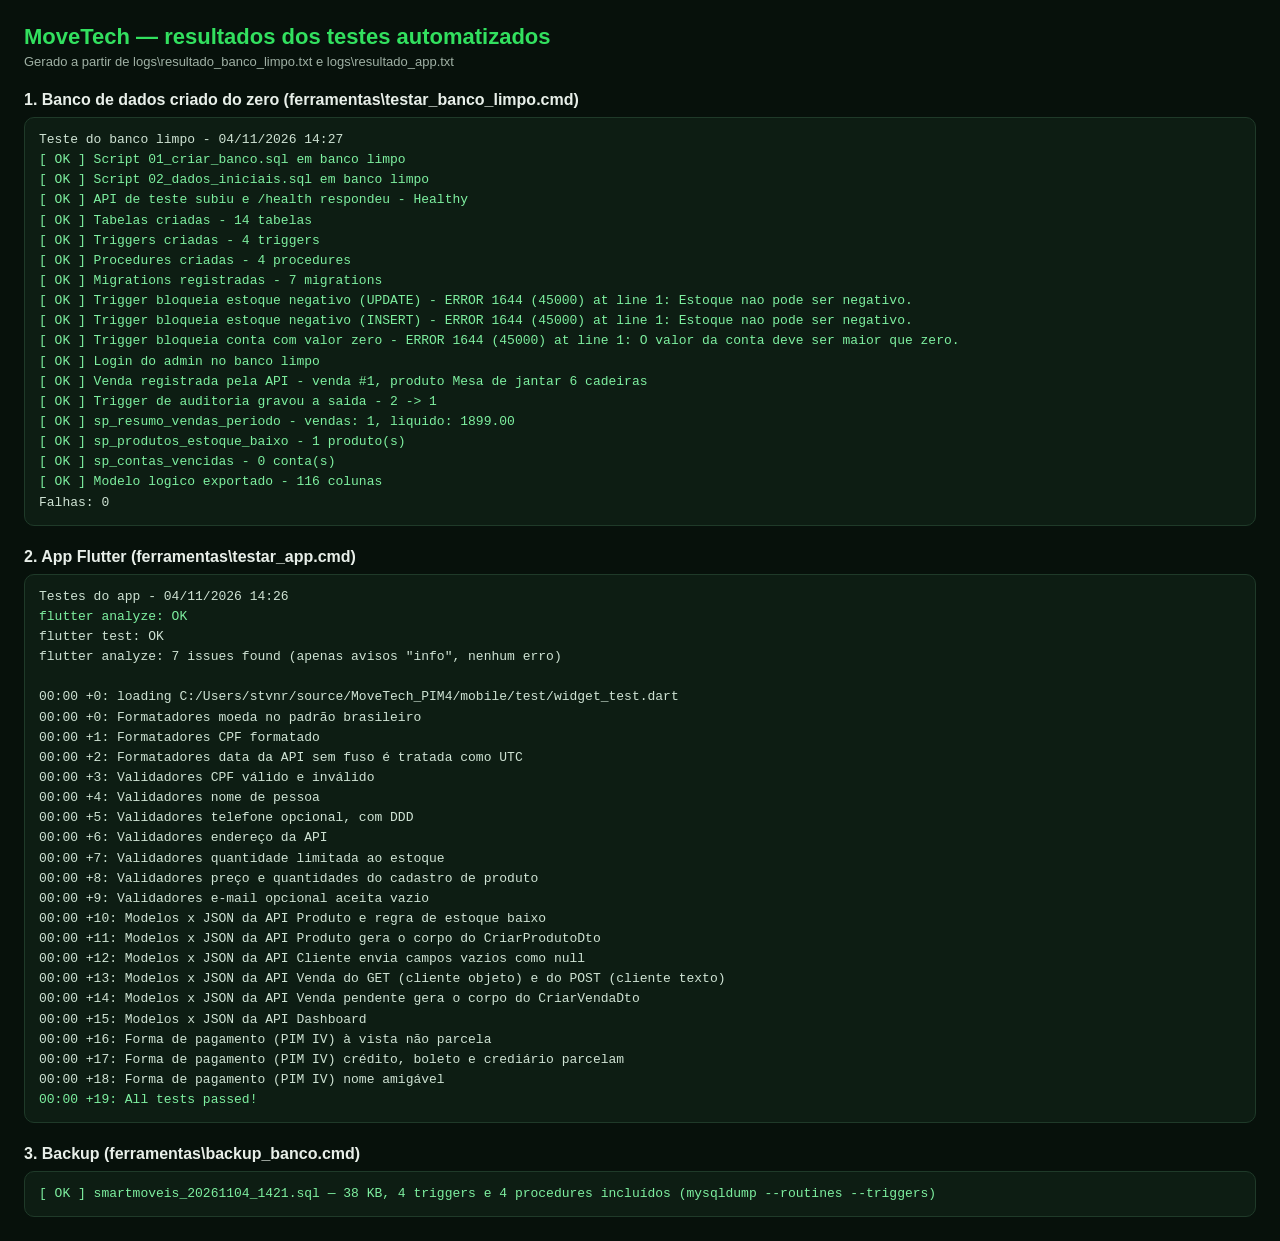
<file: frontend/evidencias/resultados.html>
<!doctype html><html lang="pt-BR"><head><meta charset="utf-8"><title>Resultados dos testes | MoveTech</title>
<style>body{font-family:Consolas,monospace;background:#07110b;color:#cfe3d4;margin:0;padding:24px;font-size:13px}
h1{font-family:Segoe UI,Arial;color:#32e05f;font-size:22px;margin:0 0 4px}h2{font-family:Segoe UI,Arial;color:#e8efe9;font-size:16px;margin:22px 0 8px}
.box{background:#0d1d13;border:1px solid #1f3a29;border-radius:10px;padding:12px 14px;line-height:1.55}.ok{color:#7ef0a0}.er{color:#ff8f8f}
p{font-family:Segoe UI,Arial;color:#9fb0a4;margin:0}</style></head><body>
<h1>MoveTech — resultados dos testes automatizados</h1><p>Gerado a partir de logs\resultado_banco_limpo.txt e logs\resultado_app.txt</p>
<h2>1. Banco de dados criado do zero (ferramentas\testar_banco_limpo.cmd)</h2><div class="box"><div class="">Teste do banco limpo - 04/11/2026 14:27</div>
<div class=""></div>
<div class="ok">[ OK ] Script 01_criar_banco.sql em banco limpo</div>
<div class="ok">[ OK ] Script 02_dados_iniciais.sql em banco limpo</div>
<div class="ok">[ OK ] API de teste subiu e /health respondeu - Healthy</div>
<div class="ok">[ OK ] Tabelas criadas - 14 tabelas</div>
<div class="ok">[ OK ] Triggers criadas - 4 triggers</div>
<div class="ok">[ OK ] Procedures criadas - 4 procedures</div>
<div class="ok">[ OK ] Migrations registradas - 7 migrations</div>
<div class="ok">[ OK ] Trigger bloqueia estoque negativo (UPDATE) - ERROR 1644 (45000) at line 1: Estoque nao pode ser negativo.</div>
<div class="ok">[ OK ] Trigger bloqueia estoque negativo (INSERT) - ERROR 1644 (45000) at line 1: Estoque nao pode ser negativo.</div>
<div class="ok">[ OK ] Trigger bloqueia conta com valor zero - ERROR 1644 (45000) at line 1: O valor da conta deve ser maior que zero.</div>
<div class="ok">[ OK ] Login do admin no banco limpo</div>
<div class="ok">[ OK ] Venda registrada pela API - venda #1, produto Mesa de jantar 6 cadeiras</div>
<div class="ok">[ OK ] Trigger de auditoria gravou a saida - 2 -&gt; 1</div>
<div class="ok">[ OK ] sp_resumo_vendas_periodo - vendas: 1, liquido: 1899.00</div>
<div class="ok">[ OK ] sp_produtos_estoque_baixo - 1 produto(s)</div>
<div class="ok">[ OK ] sp_contas_vencidas - 0 conta(s)</div>
<div class="ok">[ OK ] Modelo logico exportado - 116 colunas</div>
<div class=""></div>
<div class="">Falhas: 0</div></div>
<h2>2. App Flutter (ferramentas\testar_app.cmd)</h2><div class="box"><div class="">Testes do app - 04/11/2026 14:26</div>
<div class="ok">flutter analyze: OK</div>
<div class="">flutter test:    OK</div><div>flutter analyze: 7 issues found (apenas avisos "info", nenhum erro)</div><br><div class="">00:00 +0: loading C:/Users/stvnr/source/MoveTech_PIM4/mobile/test/widget_test.dart</div>
<div class="">00:00 +0: Formatadores moeda no padrão brasileiro</div>
<div class="">00:00 +1: Formatadores CPF formatado</div>
<div class="">00:00 +2: Formatadores data da API sem fuso é tratada como UTC</div>
<div class="">00:00 +3: Validadores CPF válido e inválido</div>
<div class="">00:00 +4: Validadores nome de pessoa</div>
<div class="">00:00 +5: Validadores telefone opcional, com DDD</div>
<div class="">00:00 +6: Validadores endereço da API</div>
<div class="">00:00 +7: Validadores quantidade limitada ao estoque</div>
<div class="">00:00 +8: Validadores preço e quantidades do cadastro de produto</div>
<div class="">00:00 +9: Validadores e-mail opcional aceita vazio</div>
<div class="">00:00 +10: Modelos x JSON da API Produto e regra de estoque baixo</div>
<div class="">00:00 +11: Modelos x JSON da API Produto gera o corpo do CriarProdutoDto</div>
<div class="">00:00 +12: Modelos x JSON da API Cliente envia campos vazios como null</div>
<div class="">00:00 +13: Modelos x JSON da API Venda do GET (cliente objeto) e do POST (cliente texto)</div>
<div class="">00:00 +14: Modelos x JSON da API Venda pendente gera o corpo do CriarVendaDto</div>
<div class="">00:00 +15: Modelos x JSON da API Dashboard</div>
<div class="">00:00 +16: Forma de pagamento (PIM IV) à vista não parcela</div>
<div class="">00:00 +17: Forma de pagamento (PIM IV) crédito, boleto e crediário parcelam</div>
<div class="">00:00 +18: Forma de pagamento (PIM IV) nome amigável</div>
<div class="ok">00:00 +19: All tests passed!</div></div>
<h2>3. Backup (ferramentas\backup_banco.cmd)</h2><div class="box"><div class="ok">[ OK ] smartmoveis_20261104_1421.sql — 38 KB, 4 triggers e 4 procedures incluídos (mysqldump --routines --triggers)</div></div>
</body></html>
</file>
<file: frontend/style.css>
/* =========================================================
   MOVETECH — LOGIN
   CSS compatível com o index.html recuperado
========================================================= */

:root {
    --green: #20cf5a;
    --green-strong: #18bb4d;
    --green-deep: #0d8f38;
    --green-soft: rgba(32, 207, 90, .12);
    --green-border: rgba(32, 207, 90, .30);
    --bg: #020806;
    --panel: rgba(5, 16, 11, .78);
    --panel-strong: rgba(5, 17, 11, .94);
    --white: #f6f9f7;
    --text: #dbe6df;
    --muted: #9eaea5;
    --muted-2: #718078;
    --danger: #ffb8b8;
    --radius: 18px;
    --radius-sm: 10px;
    --shadow: 0 28px 80px rgba(0, 0, 0, .48);
}

* {
    box-sizing: border-box;
    margin: 0;
    padding: 0;
}

html {
    min-width: 320px;
    background: var(--bg);
    font-family: Inter, "Segoe UI", Arial, Helvetica, sans-serif;
    -webkit-text-size-adjust: 100%;
}

body {
    min-width: 320px;
    min-height: 100vh;
    color: var(--white);
    background: var(--bg);
    overflow-x: hidden;
    -webkit-font-smoothing: antialiased;
}

button,
input {
    font: inherit;
}

button {
    -webkit-tap-highlight-color: transparent;
}

svg {
    display: block;
    fill: none;
    stroke: currentColor;
    stroke-width: 1.8;
    stroke-linecap: round;
    stroke-linejoin: round;
}

[hidden] {
    display: none !important;
}

/* =========================================================
   ACESSIBILIDADE BÁSICA
========================================================= */

.skip-link {
    position: fixed;
    top: -80px;
    left: 18px;
    z-index: 10000;
    padding: 12px 16px;
    border-radius: 9px;
    color: #001008;
    background: var(--green);
    font-weight: 900;
    text-decoration: none;
    transition: top .18s ease;
}

.skip-link:focus {
    top: 18px;
    outline: 3px solid #fff;
    outline-offset: 3px;
}

.sr-only {
    position: absolute !important;
    width: 1px !important;
    height: 1px !important;
    padding: 0 !important;
    margin: -1px !important;
    overflow: hidden !important;
    clip: rect(0, 0, 0, 0) !important;
    white-space: nowrap !important;
    border: 0 !important;
}

/* =========================================================
   FUNDO FOTOGRÁFICO
========================================================= */

.presentation-backdrop {
    position: fixed;
    inset: 0;
    z-index: 0;
    overflow: hidden;
    background: #020806;
    pointer-events: none;
}

.backdrop-photo {
    position: absolute;
    inset: -2%;
    background-image: url("assets/movetech-office.png");
    background-size: cover;
    background-position: center;
    filter: saturate(.78) contrast(1.04) brightness(.52);
    transform: scale(1.025);
}

.backdrop-overlay {
    position: absolute;
    inset: 0;
    background:
        linear-gradient(90deg,
            rgba(1, 7, 4, .92) 0%,
            rgba(2, 10, 6, .78) 42%,
            rgba(1, 7, 4, .80) 63%,
            rgba(1, 6, 4, .92) 100%),
        radial-gradient(circle at 22% 48%, rgba(32, 207, 90, .12), transparent 38%);
}

.backdrop-grid {
    position: absolute;
    inset: 0;
    opacity: .12;
    background-image:
        linear-gradient(rgba(32, 207, 90, .11) 1px, transparent 1px),
        linear-gradient(90deg, rgba(32, 207, 90, .11) 1px, transparent 1px);
    background-size: 54px 54px;
    mask-image: linear-gradient(to right, #000, transparent 70%);
}

.backdrop-glow {
    position: absolute;
    width: 520px;
    height: 520px;
    left: -150px;
    bottom: -220px;
    border-radius: 50%;
    background: rgba(32, 207, 90, .14);
    filter: blur(90px);
}

/* =========================================================
   LAYOUT PRINCIPAL
========================================================= */

.login-page {
    position: relative;
    z-index: 1;
    width: 100%;
    min-height: 100vh;
}

.layout-container {
    width: min(1780px, 100%);
    min-height: 100vh;
    margin: 0 auto;
    display: grid;
    grid-template-columns: minmax(0, 56%) minmax(430px, 44%);
}

.presentation-panel {
    min-width: 0;
    min-height: 100vh;
    display: flex;
    flex-direction: column;
    padding: clamp(34px, 4.6vh, 58px) clamp(34px, 4.2vw, 78px) clamp(30px, 4vh, 52px);
}

.login-area {
    min-width: 0;
    min-height: 100vh;
    display: flex;
    align-items: center;
    justify-content: center;
    padding: 42px clamp(34px, 4vw, 76px);
    border-left: 1px solid rgba(32, 207, 90, .10);
    background: linear-gradient(90deg, rgba(1, 8, 5, .18), rgba(1, 8, 5, .62));
}

.login-area-content {
    width: 100%;
    max-width: 540px;
}

/* =========================================================
   MARCA
========================================================= */

.brand {
    display: flex;
    align-items: center;
    gap: 15px;
}

.brand-symbol {
    width: 52px;
    height: 52px;
    flex: 0 0 52px;
    color: var(--green);
    filter: drop-shadow(0 0 14px rgba(32, 207, 90, .32));
}

.brand-symbol svg {
    width: 100%;
    height: 100%;
}

.brand-text h1 {
    color: var(--white);
    font-size: clamp(31px, 2vw, 40px);
    line-height: .95;
    font-weight: 950;
    letter-spacing: -1.8px;
}

.brand-text h1 span {
    color: var(--green);
}

.brand-text p {
    margin-top: 7px;
    color: var(--muted);
    font-size: 9px;
    line-height: 1.35;
    font-weight: 800;
    letter-spacing: 1.45px;
    text-transform: uppercase;
}

/* =========================================================
   APRESENTAÇÃO
========================================================= */

.intro {
    margin-top: clamp(38px, 5vh, 62px);
}

.intro h2 {
    max-width: 660px;
    color: var(--white);
    font-size: clamp(42px, 3.2vw, 62px);
    line-height: .98;
    font-weight: 950;
    letter-spacing: -2.7px;
    text-shadow: 0 5px 28px rgba(0, 0, 0, .28);
}

.intro h2 strong {
    color: var(--green);
}

.intro > p {
    max-width: 650px;
    margin-top: 24px;
    color: #c1cec7;
    font-size: 14.5px;
    line-height: 1.7;
}

/* =========================================================
   CARDS DE RECURSOS
========================================================= */

.features {
    width: 100%;
    max-width: 700px;
    margin-top: 36px;
    display: grid;
    grid-template-columns: repeat(2, minmax(0, 1fr));
    gap: 14px;
}

.feature {
    position: relative;
    min-width: 0;
    min-height: 92px;
    display: flex;
    align-items: center;
    gap: 13px;
    padding: 15px 42px 15px 16px;
    border: 1px solid rgba(32, 207, 90, .18);
    border-radius: 13px;
    color: inherit;
    text-align: left;
    background: linear-gradient(145deg, rgba(8, 28, 18, .72), rgba(4, 15, 10, .58));
    box-shadow: 0 12px 30px rgba(0, 0, 0, .20);
    backdrop-filter: blur(12px);
    cursor: pointer;
    transition: transform .2s ease, border-color .2s ease, background .2s ease, box-shadow .2s ease;
}

.feature:hover {
    transform: translateY(-3px);
    border-color: rgba(32, 207, 90, .48);
    background: linear-gradient(145deg, rgba(11, 39, 25, .88), rgba(5, 20, 13, .76));
    box-shadow: 0 18px 38px rgba(0, 0, 0, .30), 0 0 24px rgba(32, 207, 90, .08);
}

.feature:focus-visible {
    outline: 3px solid #7dffad;
    outline-offset: 3px;
}

.feature-icon {
    width: 46px;
    height: 46px;
    flex: 0 0 46px;
    display: grid;
    place-items: center;
    border: 1px solid rgba(32, 207, 90, .25);
    border-radius: 10px;
    color: var(--green);
    background: rgba(32, 207, 90, .09);
}

.feature-icon svg {
    width: 23px;
    height: 23px;
}

.feature-text {
    min-width: 0;
}

.feature-text strong {
    display: block;
    margin-bottom: 5px;
    color: var(--white);
    font-size: 13.5px;
    line-height: 1.25;
    font-weight: 850;
}

.feature-text small {
    display: block;
    color: var(--muted);
    font-size: 11px;
    line-height: 1.4;
}

.feature-arrow {
    position: absolute;
    right: 14px;
    top: 50%;
    width: 18px;
    height: 18px;
    color: rgba(32, 207, 90, .55);
    transform: translateY(-50%);
    transition: transform .2s ease, color .2s ease;
}

.feature-arrow svg {
    width: 100%;
    height: 100%;
}

.feature:hover .feature-arrow {
    color: var(--green);
    transform: translate(3px, -50%);
}

/* =========================================================
   BENEFÍCIOS E RODAPÉ
========================================================= */

.institutional {
    max-width: 700px;
    margin-top: 30px;
    display: grid;
    grid-template-columns: repeat(3, 1fr);
    gap: 12px;
    list-style: none;
}

.institutional-item {
    display: flex;
    align-items: center;
    gap: 9px;
    color: #c6d1cb;
    font-size: 11.5px;
}

.institutional-icon {
    width: 27px;
    height: 27px;
    flex: 0 0 27px;
    display: grid;
    place-items: center;
    border-radius: 8px;
    color: var(--green);
    background: rgba(32, 207, 90, .08);
}

.institutional-icon svg {
    width: 15px;
    height: 15px;
}

.presentation-footer {
    margin-top: auto;
    padding-top: 28px;
}

.copyright {
    color: rgba(220, 232, 225, .50);
    font-size: 10px;
}

/* =========================================================
   LOGIN
========================================================= */

.login-slogan {
    width: fit-content;
    margin: 0 0 24px auto;
    display: flex;
    align-items: flex-start;
    gap: 13px;
    color: #bdc9c2;
    font-size: 12.5px;
    line-height: 1.4;
}

.login-slogan > span {
    width: 34px;
    height: 2px;
    margin-top: 8px;
    background: var(--green);
    box-shadow: 0 0 10px rgba(32, 207, 90, .48);
}

.login-slogan strong {
    font-weight: 800;
}

.login-card {
    position: relative;
    width: 100%;
    padding: 48px 46px 36px;
    overflow: hidden;
    border: 1px solid rgba(32, 207, 90, .30);
    border-radius: var(--radius);
    background:
        linear-gradient(155deg, rgba(8, 26, 17, .94), rgba(3, 12, 8, .96));
    box-shadow: var(--shadow);
    backdrop-filter: blur(22px);
}

.login-card::before {
    content: "";
    position: absolute;
    width: 230px;
    height: 230px;
    top: -130px;
    right: -110px;
    border-radius: 50%;
    background: rgba(32, 207, 90, .10);
    filter: blur(30px);
    pointer-events: none;
}

.login-card-accent {
    position: absolute;
    top: 0;
    left: 10%;
    right: 10%;
    height: 2px;
    background: linear-gradient(90deg, transparent, var(--green), transparent);
}

.login-card-badge {
    position: absolute;
    top: 26px;
    right: 28px;
    width: 36px;
    height: 36px;
    display: grid;
    place-items: center;
    border: 1px solid rgba(32, 207, 90, .20);
    border-radius: 10px;
    color: rgba(32, 207, 90, .55);
    background: rgba(32, 207, 90, .05);
}

.login-card-badge svg {
    width: 20px;
    height: 20px;
}

.login-small-title {
    display: inline-flex;
    align-items: center;
    gap: 8px;
    margin-bottom: 12px;
    color: var(--green);
    font-size: 11px;
    font-weight: 900;
    letter-spacing: 1.6px;
    text-transform: uppercase;
}

.login-small-title::before {
    content: "";
    width: 6px;
    height: 6px;
    border-radius: 50%;
    background: var(--green);
    box-shadow: 0 0 9px rgba(32, 207, 90, .75);
}

.login-header h2 {
    color: var(--white);
    font-size: clamp(38px, 2.7vw, 50px);
    line-height: 1;
    font-weight: 950;
    letter-spacing: -2px;
}

.login-header > p:last-child {
    margin-top: 13px;
    color: var(--muted);
    font-size: 14px;
    line-height: 1.55;
}

.mensagem {
    margin-top: 20px;
    padding: 13px 15px;
    border-radius: 9px;
    font-size: 13px;
    line-height: 1.45;
}

.mensagem.erro {
    border: 1px solid rgba(255, 110, 110, .42);
    color: #ffdada;
    background: rgba(125, 26, 26, .32);
}

.mensagem.sucesso {
    border: 1px solid rgba(32, 207, 90, .42);
    color: #d9ffe5;
    background: rgba(16, 91, 42, .30);
}

#login-form {
    margin-top: 30px;
}

.form-group {
    margin-bottom: 19px;
}

.label-with-link {
    display: flex;
    align-items: center;
    justify-content: space-between;
    gap: 14px;
    margin-bottom: 9px;
}

.form-group > label,
.label-with-link label {
    display: block;
    color: var(--white);
    font-size: 13px;
    font-weight: 800;
}

.forgot-password-link {
    border: 0;
    color: #8fe8ad;
    background: transparent;
    font-size: 11.5px;
    font-weight: 700;
    cursor: pointer;
}

.forgot-password-link:hover {
    color: var(--green);
    text-decoration: underline;
}

.input-wrapper {
    position: relative;
}

.input-icon {
    position: absolute;
    z-index: 2;
    top: 50%;
    left: 16px;
    width: 20px;
    height: 20px;
    color: #718078;
    transform: translateY(-50%);
    pointer-events: none;
}

.input-icon svg {
    width: 100%;
    height: 100%;
}

.form-group input {
    width: 100%;
    height: 58px;
    padding: 0 52px;
    border: 1px solid #bfcac4;
    border-radius: 10px;
    outline: none;
    color: #0b1510;
    background: #f1f5f3;
    font-size: 15px;
    transition: border-color .18s ease, box-shadow .18s ease, background .18s ease;
}

.form-group input::placeholder {
    color: #68766f;
}

.form-group input:hover {
    border-color: #93a69c;
}

.form-group input:focus {
    border-color: var(--green);
    background: #fff;
    box-shadow: 0 0 0 3px rgba(32, 207, 90, .14), 0 0 20px rgba(32, 207, 90, .08);
}

.input-wrapper:focus-within .input-icon {
    color: var(--green-deep);
}

.password-button {
    position: absolute;
    z-index: 3;
    top: 50%;
    right: 8px;
    width: 42px;
    height: 42px;
    display: grid;
    place-items: center;
    transform: translateY(-50%);
    border: 0;
    border-radius: 9px;
    color: #718078;
    background: transparent;
    cursor: pointer;
}

.password-button:hover,
.password-button[aria-pressed="true"] {
    color: var(--green-deep);
    background: rgba(32, 207, 90, .10);
}

.password-button svg {
    width: 20px;
    height: 20px;
}

.login-button {
    position: relative;
    width: 100%;
    height: 60px;
    margin-top: 5px;
    display: flex;
    align-items: center;
    justify-content: center;
    gap: 14px;
    overflow: hidden;
    border: 0;
    border-radius: 10px;
    color: #001008;
    background: linear-gradient(95deg, var(--green-deep), var(--green-strong) 48%, var(--green));
    font-size: 15.5px;
    font-weight: 950;
    cursor: pointer;
    box-shadow: 0 15px 32px rgba(32, 207, 90, .18);
    transition: transform .18s ease, filter .18s ease, box-shadow .18s ease;
}

.login-button::before {
    content: "";
    position: absolute;
    top: 0;
    left: -60%;
    width: 38%;
    height: 100%;
    background: linear-gradient(100deg, transparent, rgba(255,255,255,.28), transparent);
    transform: skewX(-18deg);
    transition: left .55s ease;
}

.login-button:hover {
    transform: translateY(-2px);
    filter: brightness(1.04);
    box-shadow: 0 20px 42px rgba(32, 207, 90, .25);
}

.login-button:hover::before {
    left: 125%;
}

.login-button span,
.login-button svg {
    position: relative;
    z-index: 1;
}

.login-button svg {
    width: 21px;
    height: 21px;
    transition: transform .18s ease;
}

.login-button:hover svg {
    transform: translateX(4px);
}

.login-button:disabled {
    opacity: .62;
    cursor: wait;
    transform: none;
}

.login-button:focus-visible,
.password-button:focus-visible,
.forgot-password-link:focus-visible,
.form-group input:focus-visible {
    outline: 3px solid #7dffad;
    outline-offset: 3px;
}

.security-message {
    margin-top: 26px;
    padding-top: 22px;
    display: flex;
    align-items: center;
    justify-content: center;
    gap: 8px;
    border-top: 1px solid rgba(255,255,255,.07);
    color: var(--muted);
    font-size: 11px;
    text-align: center;
}

.security-message svg {
    width: 16px;
    height: 16px;
    color: var(--green);
}

/* =========================================================
   MODAL DOS RECURSOS
========================================================= */

body.modal-open {
    overflow: hidden;
}

.modal-backdrop {
    position: fixed;
    inset: 0;
    z-index: 9000;
    display: grid;
    place-items: center;
    padding: 24px;
    background: rgba(0, 6, 3, .80);
    backdrop-filter: blur(12px);
}

.modal-card {
    position: relative;
    width: min(560px, 100%);
    max-height: min(720px, calc(100vh - 48px));
    overflow: auto;
    padding: 34px;
    border: 1px solid rgba(32, 207, 90, .36);
    border-radius: 18px;
    color: var(--white);
    background: linear-gradient(155deg, rgba(8, 28, 18, .98), rgba(3, 12, 8, .99));
    box-shadow: 0 30px 90px rgba(0,0,0,.60), 0 0 45px rgba(32,207,90,.08);
    animation: modalEnter .2s ease-out;
}

@keyframes modalEnter {
    from { opacity: 0; transform: translateY(12px) scale(.985); }
    to { opacity: 1; transform: translateY(0) scale(1); }
}

.modal-close-button {
    position: absolute;
    top: 18px;
    right: 18px;
    width: 40px;
    height: 40px;
    display: grid;
    place-items: center;
    border: 1px solid rgba(255,255,255,.08);
    border-radius: 10px;
    color: #c9d5ce;
    background: rgba(255,255,255,.04);
    cursor: pointer;
}

.modal-close-button:hover {
    color: var(--green);
    border-color: rgba(32,207,90,.35);
    background: rgba(32,207,90,.08);
}

.modal-close-button svg {
    width: 20px;
    height: 20px;
}

.modal-header {
    padding-right: 52px;
}

.modal-icon {
    width: 54px;
    height: 54px;
    margin-bottom: 20px;
    display: grid;
    place-items: center;
    border: 1px solid rgba(32,207,90,.28);
    border-radius: 13px;
    color: var(--green);
    background: rgba(32,207,90,.09);
}

.modal-icon svg {
    width: 27px;
    height: 27px;
}

.modal-title {
    color: var(--white);
    font-size: 28px;
    line-height: 1.12;
    letter-spacing: -1px;
}

.modal-body {
    margin-top: 18px;
}

.modal-description {
    color: #bdcbc3;
    font-size: 14px;
    line-height: 1.7;
}

.modal-resources-container {
    margin-top: 26px;
    padding: 20px;
    border: 1px solid rgba(32,207,90,.14);
    border-radius: 12px;
    background: rgba(32,207,90,.045);
}

.modal-resources-heading {
    margin-bottom: 13px;
    color: #dce7e1;
    font-size: 13px;
}

.modal-resources-list {
    padding-left: 20px;
    color: #aebdb5;
    font-size: 13px;
    line-height: 1.8;
}

.modal-resources-list li::marker {
    color: var(--green);
}

.modal-footer {
    margin-top: 28px;
    display: flex;
    justify-content: flex-end;
}

.modal-action-button {
    min-width: 120px;
    height: 46px;
    padding: 0 22px;
    border: 0;
    border-radius: 9px;
    color: #001008;
    background: var(--green);
    font-weight: 900;
    cursor: pointer;
}

.modal-action-button:hover {
    filter: brightness(1.08);
}

.modal-close-button:focus-visible,
.modal-action-button:focus-visible {
    outline: 3px solid #7dffad;
    outline-offset: 3px;
}

/* =========================================================
   ALTO CONTRASTE
========================================================= */

body.alto-contraste,
body.alto-contraste .login-page,
body.alto-contraste .presentation-panel,
body.alto-contraste .login-area,
body.alto-contraste .login-card,
body.alto-contraste .feature,
body.alto-contraste .modal-card {
    color: #fff !important;
    background: #000 !important;
}

body.alto-contraste .login-card,
body.alto-contraste .feature,
body.alto-contraste .modal-card,
body.alto-contraste .form-group input {
    border: 2px solid #ffff00 !important;
    box-shadow: none !important;
}

body.alto-contraste .brand-text h1,
body.alto-contraste .brand-text h1 span,
body.alto-contraste .intro h2,
body.alto-contraste .intro h2 strong,
body.alto-contraste .feature-icon,
body.alto-contraste .institutional-icon,
body.alto-contraste .login-small-title,
body.alto-contraste .modal-icon,
body.alto-contraste .modal-title {
    color: #ffff00 !important;
}

body.alto-contraste .intro > p,
body.alto-contraste .feature-text strong,
body.alto-contraste .feature-text small,
body.alto-contraste .institutional-item,
body.alto-contraste .login-header > p,
body.alto-contraste .security-message,
body.alto-contraste .modal-description,
body.alto-contraste .modal-resources-list {
    color: #fff !important;
}

body.alto-contraste .form-group input {
    color: #fff !important;
    background: #000 !important;
}

body.alto-contraste .login-button,
body.alto-contraste .modal-action-button {
    color: #000 !important;
    background: #ffff00 !important;
}

/* =========================================================
   RESPONSIVIDADE
========================================================= */

@media (min-width: 1700px) {
    .presentation-panel {
        padding-left: 90px;
        padding-right: 72px;
    }

    .intro h2 {
        font-size: 64px;
    }

    .features,
    .institutional {
        max-width: 740px;
    }

    .login-area-content {
        max-width: 570px;
    }
}

@media (max-width: 1200px) {
    .layout-container {
        grid-template-columns: minmax(0, 54%) minmax(430px, 46%);
    }

    .presentation-panel {
        padding-left: 38px;
        padding-right: 30px;
    }

    .intro h2 {
        font-size: clamp(38px, 4.2vw, 50px);
    }

    .feature {
        min-height: 88px;
        padding-left: 13px;
    }

    .login-area {
        padding-left: 34px;
        padding-right: 34px;
    }
}

@media (max-width: 980px) {
    .layout-container {
        display: block;
    }

    .presentation-panel {
        min-height: auto;
        padding: 42px 38px 54px;
    }

    .login-area {
        min-height: auto;
        padding: 64px 28px 130px;
        border-left: 0;
        border-top: 1px solid rgba(32,207,90,.12);
    }

    .intro h2 {
        max-width: 700px;
        font-size: clamp(42px, 7vw, 58px);
    }

    .intro > p,
    .features,
    .institutional {
        max-width: 720px;
    }

    .presentation-footer {
        margin-top: 34px;
    }

    .login-area-content {
        max-width: 580px;
    }
}

@media (max-width: 700px) {
    .presentation-panel {
        padding: 28px 18px 40px;
    }

    .brand-symbol {
        width: 43px;
        height: 43px;
        flex-basis: 43px;
    }

    .brand-text h1 {
        font-size: 28px;
    }

    .brand-text p {
        max-width: 230px;
        font-size: 7.5px;
        letter-spacing: 1px;
    }

    .intro {
        margin-top: 34px;
    }

    .intro h2 {
        font-size: clamp(35px, 10vw, 46px);
        letter-spacing: -2px;
    }

    .intro > p {
        margin-top: 18px;
        font-size: 13.5px;
    }

    .features {
        grid-template-columns: 1fr;
        margin-top: 28px;
    }

    .institutional {
        grid-template-columns: 1fr;
        gap: 9px;
        margin-top: 24px;
    }

    .login-area {
        padding: 44px 14px 120px;
    }

    .login-slogan {
        display: none;
    }

    .login-card {
        padding: 36px 24px 30px;
    }

    .login-card-badge {
        display: none;
    }

    .login-header h2 {
        font-size: 36px;
    }

    .label-with-link {
        align-items: flex-end;
    }

    .forgot-password-link {
        font-size: 10.5px;
    }

    .modal-backdrop {
        padding: 14px;
    }

    .modal-card {
        padding: 28px 22px 24px;
    }

    .modal-title {
        font-size: 24px;
    }
}

@media (max-width: 420px) {
    .brand-text p {
        display: none;
    }

    .intro h2 {
        font-size: 34px;
    }

    .login-card {
        padding-left: 18px;
        padding-right: 18px;
    }

    .form-group input {
        height: 56px;
        padding-left: 48px;
        padding-right: 48px;
    }
}

@media (min-width: 981px) and (max-height: 820px) {
    .presentation-panel {
        padding-top: 26px;
        padding-bottom: 26px;
    }

    .brand-symbol {
        width: 44px;
        height: 44px;
        flex-basis: 44px;
    }

    .brand-text h1 {
        font-size: 31px;
    }

    .intro {
        margin-top: 26px;
    }

    .intro h2 {
        font-size: clamp(36px, 3vw, 48px);
    }

    .intro > p {
        margin-top: 15px;
        font-size: 13px;
        line-height: 1.55;
    }

    .features {
        margin-top: 22px;
        gap: 11px;
    }

    .feature {
        min-height: 75px;
        padding-top: 10px;
        padding-bottom: 10px;
    }

    .institutional {
        margin-top: 18px;
    }

    .presentation-footer {
        padding-top: 16px;
    }

    .login-card {
        padding-top: 34px;
        padding-bottom: 28px;
    }

    #login-form {
        margin-top: 23px;
    }

    .form-group {
        margin-bottom: 14px;
    }

    .form-group input {
        height: 52px;
    }

    .login-button {
        height: 54px;
    }

    .security-message {
        margin-top: 18px;
        padding-top: 16px;
    }
}

@media (prefers-reduced-motion: reduce) {
    *,
    *::before,
    *::after {
        scroll-behavior: auto !important;
        transition: none !important;
        animation: none !important;
    }
}
</file>
<file: frontend/acessibilidade.css>
/* ==========================================================
   MOVETECH — ACESSIBILIDADE GLOBAL
   ========================================================== */


/* ==========================================================
   1. ELEMENTOS EXCLUSIVOS PARA LEITOR DE TELA
   ========================================================== */

.sr-only {
    position: absolute !important;

    width: 1px !important;
    height: 1px !important;

    padding: 0 !important;
    margin: -1px !important;

    overflow: hidden !important;

    clip: rect(0, 0, 0, 0) !important;
    clip-path: inset(50%) !important;

    white-space: nowrap !important;

    border: 0 !important;
}


/* ==========================================================
   2. LINK "PULAR PARA O CONTEÚDO"
   ========================================================== */

.skip-link {
    position: fixed !important;

    top: -100px;
    left: 20px;

    z-index: 1000000 !important;

    padding: 12px 18px !important;

    background: #ffffff !important;
    color: #000000 !important;

    border: 2px solid #000000 !important;
    border-radius: 8px !important;

    font-family: inherit !important;
    font-size: 14px !important;
    font-weight: 700 !important;

    line-height: 1.2 !important;

    text-decoration: none !important;

    transition: top 0.2s ease;
}

.skip-link:focus {
    top: 20px;
}


/* ==========================================================
   3. BARRA DE ACESSIBILIDADE
   TAMANHO FIXO EM TODAS AS TELAS
   ========================================================== */

.acessibilidade-barra {
    position: fixed !important;

    right: 24px !important;
    bottom: 24px !important;

    width: 330px !important;
    min-width: 330px !important;
    max-width: 330px !important;

    height: 60px !important;
    min-height: 60px !important;
    max-height: 60px !important;

    box-sizing: border-box !important;

    z-index: 999999 !important;

    display: flex !important;
    flex-direction: row !important;

    align-items: center !important;
    justify-content: center !important;

    gap: 8px !important;

    padding: 8px !important;
    margin: 0 !important;

    background: rgba(5, 15, 9, 0.97) !important;

    border: 1px solid rgba(63, 255, 111, 0.28) !important;
    border-radius: 14px !important;

    box-shadow:
        0 12px 30px rgba(0, 0, 0, 0.35) !important;

    backdrop-filter: blur(10px);
    -webkit-backdrop-filter: blur(10px);

    font-family:
        Inter,
        system-ui,
        -apple-system,
        BlinkMacSystemFont,
        "Segoe UI",
        Arial,
        sans-serif !important;

    font-size: 16px !important;
    line-height: 1 !important;

    overflow: hidden !important;

    isolation: isolate;
}


/* ==========================================================
   4. TÍTULO DA BARRA
   ========================================================== */

.acessibilidade-titulo {
    width: 118px !important;
    min-width: 118px !important;
    max-width: 118px !important;

    height: 42px !important;
    min-height: 42px !important;
    max-height: 42px !important;

    box-sizing: border-box !important;

    display: flex !important;

    align-items: center !important;
    justify-content: flex-start !important;

    flex: 0 0 118px !important;

    padding: 0 !important;
    margin: 0 !important;

    color: #d8e0da !important;

    font-family: inherit !important;

    font-size: 12px !important;
    font-weight: 700 !important;

    line-height: 1 !important;

    white-space: nowrap !important;
}


/* ==========================================================
   5. BOTÕES DA BARRA
   ========================================================== */

.acessibilidade-botao {
    width: 42px !important;
    min-width: 42px !important;
    max-width: 42px !important;

    height: 42px !important;
    min-height: 42px !important;
    max-height: 42px !important;

    box-sizing: border-box !important;

    display: inline-flex !important;

    align-items: center !important;
    justify-content: center !important;

    flex: 0 0 42px !important;

    padding: 0 !important;
    margin: 0 !important;

    background: #09110c !important;
    color: #ffffff !important;

    border: 1px solid rgba(255, 255, 255, 0.12) !important;
    border-radius: 9px !important;

    font-family: inherit !important;

    font-size: 14px !important;
    font-weight: 800 !important;

    line-height: 1 !important;

    text-align: center !important;

    cursor: pointer !important;

    appearance: none;
    -webkit-appearance: none;

    transition:
        background 0.2s ease,
        border-color 0.2s ease,
        color 0.2s ease,
        transform 0.2s ease !important;
}


/* HOVER */

.acessibilidade-botao:hover {
    background: #102117 !important;

    color: #5cff78 !important;

    border-color: rgba(92, 255, 120, 0.5) !important;
}


/* CLIQUE */

.acessibilidade-botao:active {
    transform: translateY(1px);
}


/* FOCO */

.acessibilidade-botao:focus-visible {
    outline: 3px solid #5cff78 !important;
    outline-offset: 2px !important;
}


/* DESABILITADO */

.acessibilidade-botao:disabled {
    opacity: 0.45 !important;

    cursor: not-allowed !important;

    transform: none !important;
}


/* CONTRASTE ATIVO */

.acessibilidade-botao[aria-pressed="true"] {
    background: #ffff00 !important;

    color: #000000 !important;

    border-color: #ffff00 !important;
}


/* ==========================================================
   6. FOCO GLOBAL
   ========================================================== */

body *:focus-visible {
    outline: 3px solid #5cff78;
    outline-offset: 3px;
}


/* ==========================================================
   7. ALTO CONTRASTE — BODY
   ========================================================== */

body.alto-contraste {
    background: #000000 !important;

    color: #ffffff !important;
}


/* ==========================================================
   8. ALTO CONTRASTE — ESTRUTURA PRINCIPAL
   ========================================================== */

body.alto-contraste .app-layout,
body.alto-contraste .main-area,
body.alto-contraste .content,
body.alto-contraste main {
    background: #000000 !important;

    color: #ffffff !important;
}


/* ==========================================================
   9. ALTO CONTRASTE — SIDEBAR
   ========================================================== */

body.alto-contraste .sidebar {
    background: #000000 !important;

    color: #ffffff !important;

    border-color: #ffff00 !important;
}


body.alto-contraste .brand {
    border-color: #ffff00 !important;
}


body.alto-contraste .brand strong {
    color: #ffffff !important;
}


body.alto-contraste .brand strong span {
    color: #ffff00 !important;
}


body.alto-contraste .brand small {
    color: #ffffff !important;
}


/* ==========================================================
   10. ALTO CONTRASTE — MENU
   ========================================================== */

body.alto-contraste .menu a {
    background: #000000 !important;

    color: #ffffff !important;

    border-color: transparent !important;
}


body.alto-contraste .menu a:hover {
    background: #111111 !important;

    color: #ffff00 !important;

    border-color: #ffff00 !important;
}


body.alto-contraste .menu a.active {
    background: #111111 !important;

    color: #ffff00 !important;

    border-color: #ffff00 !important;
}


/* ==========================================================
   11. ALTO CONTRASTE — USUÁRIO
   ========================================================== */

body.alto-contraste .sidebar-footer {
    border-color: #ffff00 !important;
}


body.alto-contraste .usuario,
body.alto-contraste .usuario strong,
body.alto-contraste .usuario small {
    color: #ffffff !important;
}


/* ==========================================================
   12. ALTO CONTRASTE — TOPBAR
   ========================================================== */

body.alto-contraste .topbar {
    background: #000000 !important;

    color: #ffffff !important;

    border-color: #ffff00 !important;
}


body.alto-contraste .page-kicker {
    color: #ffff00 !important;
}


body.alto-contraste .topbar h1 {
    color: #ffffff !important;
}


/* ==========================================================
   13. ALTO CONTRASTE — HERO / APRESENTAÇÃO
   ========================================================== */

body.alto-contraste .welcome,
body.alto-contraste .clientes-header,
body.alto-contraste .clients-hero,
body.alto-contraste .products-hero,
body.alto-contraste .sales-hero,
body.alto-contraste .reports-hero {
    background: #000000 !important;

    color: #ffffff !important;

    border: 1px solid #ffff00 !important;

    box-shadow: none !important;
}


body.alto-contraste .welcome::before,
body.alto-contraste .welcome::after,
body.alto-contraste .hero-decoration {
    opacity: 0 !important;
}


body.alto-contraste .welcome-kicker,
body.alto-contraste .client-kicker,
body.alto-contraste .product-kicker,
body.alto-contraste .report-kicker {
    color: #ffff00 !important;
}


body.alto-contraste .welcome h2,
body.alto-contraste .clientes-header h2,
body.alto-contraste .clients-hero h2,
body.alto-contraste .products-hero h2,
body.alto-contraste .sales-hero h2,
body.alto-contraste .reports-hero h2 {
    color: #ffffff !important;
}


body.alto-contraste .welcome p,
body.alto-contraste .clientes-header p,
body.alto-contraste .clients-hero p,
body.alto-contraste .products-hero p,
body.alto-contraste .sales-hero p,
body.alto-contraste .reports-hero p {
    color: #ffffff !important;
}


/* ==========================================================
   14. ALTO CONTRASTE — CARDS
   ========================================================== */

body.alto-contraste .card,
body.alto-contraste .summary-card,
body.alto-contraste .report-card {
    background: #000000 !important;

    color: #ffffff !important;

    border: 1px solid #ffff00 !important;

    box-shadow: none !important;
}


body.alto-contraste .card-icon,
body.alto-contraste .report-card-icon {
    background: #000000 !important;

    border: 1px solid #ffff00 !important;
}


body.alto-contraste .card p,
body.alto-contraste .summary-label,
body.alto-contraste .report-card span {
    color: #ffffff !important;
}


body.alto-contraste .card strong,
body.alto-contraste .summary-card strong,
body.alto-contraste .report-card strong {
    color: #ffff00 !important;
}


/* ==========================================================
   15. ALTO CONTRASTE — PAINÉIS
   ========================================================== */

body.alto-contraste .panel,
body.alto-contraste .painel-clientes,
body.alto-contraste .clients-panel,
body.alto-contraste .products-panel,
body.alto-contraste .sales-panel,
body.alto-contraste .report-panel {
    background: #000000 !important;

    color: #ffffff !important;

    border: 1px solid #ffff00 !important;

    box-shadow: none !important;
}


body.alto-contraste .panel-header,
body.alto-contraste .panel-heading,
body.alto-contraste .painel-clientes-header {
    border-color: #ffff00 !important;
}


body.alto-contraste .panel-kicker {
    color: #ffff00 !important;
}


/* ==========================================================
   16. ALTO CONTRASTE — TEXTOS
   ========================================================== */

body.alto-contraste h1,
body.alto-contraste h2,
body.alto-contraste h3,
body.alto-contraste h4,
body.alto-contraste h5,
body.alto-contraste h6 {
    color: #ffffff !important;
}


body.alto-contraste p,
body.alto-contraste label {
    color: #ffffff !important;
}


/* ==========================================================
   17. ALTO CONTRASTE — TABELAS
   ========================================================== */

body.alto-contraste .table-wrapper {
    border-color: #ffff00 !important;
}


body.alto-contraste table {
    background: #000000 !important;

    color: #ffffff !important;

    border-color: #ffff00 !important;
}


body.alto-contraste thead,
body.alto-contraste tbody,
body.alto-contraste tr {
    background: #000000 !important;
}


body.alto-contraste th {
    background: #000000 !important;

    color: #ffff00 !important;

    border-color: #ffff00 !important;
}


body.alto-contraste td {
    background: #000000 !important;

    color: #ffffff !important;

    border-color: #ffff00 !important;
}


/* ==========================================================
   18. ALTO CONTRASTE — FORMULÁRIOS
   ========================================================== */

body.alto-contraste input,
body.alto-contraste select,
body.alto-contraste textarea {
    background: #000000 !important;

    color: #ffffff !important;

    border: 1px solid #ffff00 !important;
}


body.alto-contraste input::placeholder,
body.alto-contraste textarea::placeholder {
    color: #dddddd !important;

    opacity: 1 !important;
}


body.alto-contraste option {
    background: #000000 !important;

    color: #ffffff !important;
}


/* ==========================================================
   19. ALTO CONTRASTE — BOTÕES DO SISTEMA
   ========================================================== */

body.alto-contraste button:not(.acessibilidade-botao),
body.alto-contraste .botao-primary,
body.alto-contraste .botao-secundario,
body.alto-contraste .botao-sair,
body.alto-contraste .botao-exportar {
    background: #000000 !important;

    color: #ffff00 !important;

    border: 1px solid #ffff00 !important;
}


body.alto-contraste button:not(.acessibilidade-botao):hover,
body.alto-contraste .botao-primary:hover,
body.alto-contraste .botao-secundario:hover,
body.alto-contraste .botao-sair:hover,
body.alto-contraste .botao-exportar:hover {
    background: #ffff00 !important;

    color: #000000 !important;

    border-color: #ffff00 !important;
}


/* ==========================================================
   20. ALTO CONTRASTE — STATUS / BADGES
   ========================================================== */

body.alto-contraste .welcome-badge,
body.alto-contraste .hero-status,
body.alto-contraste .report-status,
body.alto-contraste .panel-badge,
body.alto-contraste .status-badge {
    background: #000000 !important;

    color: #ffff00 !important;

    border-color: #ffff00 !important;
}


/* ==========================================================
   21. ALTO CONTRASTE — MODAIS
   ========================================================== */

body.alto-contraste .modal,
body.alto-contraste .modal-overlay {
    background: rgba(0, 0, 0, 0.96) !important;
}


body.alto-contraste .modal-card {
    background: #000000 !important;

    color: #ffffff !important;

    border: 2px solid #ffff00 !important;

    box-shadow: none !important;
}


body.alto-contraste .modal-header {
    border-color: #ffff00 !important;
}


body.alto-contraste .modal-close,
body.alto-contraste .fechar-modal {
    background: #000000 !important;

    color: #ffff00 !important;

    border-color: #ffff00 !important;
}


/* ==========================================================
   22. ALTO CONTRASTE — LISTAS
   ========================================================== */

body.alto-contraste .lista > *,
body.alto-contraste .stock-list > *,
body.alto-contraste .sale-item {
    background: #000000 !important;

    color: #ffffff !important;

    border-color: #ffff00 !important;
}


/* ==========================================================
   23. BARRA NO MODO ALTO CONTRASTE
   ========================================================== */

body.alto-contraste .acessibilidade-barra {
    background: #000000 !important;

    border: 2px solid #ffff00 !important;

    box-shadow: none !important;
}


body.alto-contraste .acessibilidade-titulo {
    color: #ffffff !important;
}


body.alto-contraste .acessibilidade-botao {
    background: #000000 !important;

    color: #ffff00 !important;

    border: 1px solid #ffff00 !important;
}


body.alto-contraste
.acessibilidade-botao[aria-pressed="true"] {
    background: #ffff00 !important;

    color: #000000 !important;

    border-color: #ffff00 !important;
}


/* ==========================================================
   24. FOCO NO MODO ALTO CONTRASTE
   ========================================================== */

body.alto-contraste *:focus-visible {
    outline: 3px solid #ffff00 !important;

    outline-offset: 3px !important;
}


/* ==========================================================
   25. PROTEÇÃO DA BARRA DE ACESSIBILIDADE

   A escala de conteúdo é controlada pelo acessibilidade.js.
   A barra fica fora da .app-layout e mantém tamanho fixo.
   ========================================================== */

.acessibilidade-barra,
.acessibilidade-barra *,
.acessibilidade-barra button,
.acessibilidade-barra span {
    box-sizing: border-box !important;
}


/* ==========================================================
   26. RESPONSIVIDADE DA BARRA
   ========================================================== */

@media (max-width: 700px) {

    .acessibilidade-barra {
        right: 12px !important;
        bottom: 12px !important;

        width: 218px !important;
        min-width: 218px !important;
        max-width: 218px !important;

        height: 58px !important;
        min-height: 58px !important;
        max-height: 58px !important;

        gap: 6px !important;

        padding: 8px !important;
    }


    .acessibilidade-titulo {
        display: none !important;
    }


    .acessibilidade-botao {
        width: 42px !important;
        min-width: 42px !important;
        max-width: 42px !important;

        height: 42px !important;
        min-height: 42px !important;
        max-height: 42px !important;

        flex: 0 0 42px !important;
    }
}


/* ==========================================================
   27. REDUÇÃO DE MOVIMENTO
   ========================================================== */

@media (prefers-reduced-motion: reduce) {

    *,
    *::before,
    *::after {
        scroll-behavior: auto !important;

        animation-duration: 0.01ms !important;
        animation-iteration-count: 1 !important;

        transition-duration: 0.01ms !important;
        transition-delay: 0ms !important;
    }
}


/* ==========================================================
   28. IMPRESSÃO
   ========================================================== */

@media print {

    .acessibilidade-barra,
    .skip-link,
    #acessibilidade-status {
        display: none !important;
    }
}
</file>
<file: frontend/movetech.css>
/* ==========================================================
   MOVETECH — PADRÃO GLOBAL DO SISTEMA
   ----------------------------------------------------------
   Este arquivo controla:
   - Reset
   - Cores
   - Tipografia
   - Layout principal
   - Sidebar
   - Identidade MoveTech
   - Menu
   - Usuário
   - Topbar
   - Botões
   - Campos
   - Tabelas
   - Acessibilidade
   - Responsividade

   NÃO colocar aqui estilos específicos de:
   Dashboard / Clientes / Produtos / Vendas / Relatórios
   ========================================================== */


/* ==========================================================
   1. VARIÁVEIS GLOBAIS
   ========================================================== */

:root {

    /* CORES PRINCIPAIS */

    --mt-verde: #32e05f;
    --mt-verde-hover: #28cc53;

    --mt-verde-suave: rgba(50, 224, 95, 0.08);
    --mt-verde-borda: rgba(50, 224, 95, 0.28);


    /* FUNDOS */

    --mt-fundo: #020704;
    --mt-sidebar: #030905;

    --mt-superficie: #0b120d;
    --mt-superficie-2: #0e1710;
    --mt-superficie-3: #071009;


    /* BORDAS */

    --mt-borda: #1b2a1e;


    /* TEXTOS */

    --mt-texto: #f5f7f5;
    --mt-texto-secundario: #a5aea7;
    --mt-texto-fraco: #737d75;


    /* ESTADOS */

    --mt-vermelho: #ff6262;
    --mt-amarelo: #ffc857;


    /* TAMANHOS */

    --mt-sidebar-width: 322px;

    --mt-topbar-height: 102px;

    --mt-content-padding: 38px;

    --mt-radius-grande: 18px;
    --mt-radius-medio: 12px;
    --mt-radius-pequeno: 9px;


    /* ANIMAÇÕES */

    --mt-transicao: 0.2s ease;
}


/* ==========================================================
   2. RESET
   ========================================================== */

*,
*::before,
*::after {
    margin: 0;
    padding: 0;

    box-sizing: border-box;
}


html {
    min-width: 320px;

    scroll-behavior: smooth;
}


body {

    min-width: 320px;
    min-height: 100vh;

    background: var(--mt-fundo);

    color: var(--mt-texto);

    font-family:
        Inter,
        system-ui,
        -apple-system,
        BlinkMacSystemFont,
        "Segoe UI",
        Arial,
        sans-serif;

    font-size: 16px;

    line-height: 1.5;

    overflow-x: hidden;
}


button,
input,
select,
textarea {
    font: inherit;
}


button {
    color: inherit;
}


a {
    color: inherit;
}


/* ==========================================================
   3. ACESSIBILIDADE
   ========================================================== */

.skip-link {

    position: fixed;

    top: -100px;
    left: 20px;

    z-index: 99999;

    padding: 12px 18px;

    border-radius: 8px;

    background: var(--mt-verde);

    color: #021006;

    font-weight: 800;

    text-decoration: none;
}


.skip-link:focus {

    top: 20px;
}


a:focus-visible,
button:focus-visible,
input:focus-visible,
select:focus-visible,
textarea:focus-visible {

    outline: 3px solid var(--mt-verde);

    outline-offset: 3px;
}


/* ==========================================================
   4. ESTRUTURA PRINCIPAL

   IMPORTANTE:
   Todas as telas usam exatamente esta estrutura:

   .app-layout
       .sidebar
       .main-area
           .topbar
           .content
   ========================================================== */

.app-layout {

    width: 100%;

    min-height: 100vh;

    background: var(--mt-fundo);
}


.main-area {

    width: calc(
        100% - var(--mt-sidebar-width)
    );

    min-width: 0;

    min-height: 100vh;

    margin-left: var(--mt-sidebar-width);

    background: var(--mt-fundo);
}


/* ==========================================================
   5. SIDEBAR
   ========================================================== */

.sidebar {

    position: fixed;

    top: 0;
    bottom: 0;
    left: 0;

    z-index: 100;

    width: var(--mt-sidebar-width);

    height: 100vh;

    padding: 30px 23px 25px;

    display: flex;

    flex-direction: column;

    background:
        linear-gradient(
            180deg,
            rgba(50, 224, 95, 0.025),
            transparent 30%
        ),
        var(--mt-sidebar);

    border-right:
        1px solid rgba(50, 224, 95, 0.22);

    overflow-y: auto;

    overflow-x: hidden;
}


/* ==========================================================
   6. IDENTIDADE MOVETECH
   ========================================================== */

.brand {

    width: 100%;

    min-height: 90px;

    padding:
        0
        10px
        28px;

    display: flex;

    align-items: flex-start;

    gap: 14px;

    border-bottom:
        1px solid var(--mt-borda);
}


.brand-icon {

    width: 52px;
    height: 52px;

    flex: 0 0 52px;

    display: grid;

    place-items: center;

    border:
        1px solid var(--mt-verde-borda);

    border-radius: 13px;

    background:
        var(--mt-verde-suave);

    font-size: 28px;

    line-height: 1;
}


.brand > div:last-child {

    min-width: 0;

    padding-top: 5px;

    display: flex;

    flex-direction: column;
}


.brand strong {

    color: var(--mt-texto);

    font-size: 21px;

    font-weight: 900;

    line-height: 1.1;

    letter-spacing: 0.3px;

    white-space: nowrap;
}


.brand strong span {

    color: var(--mt-verde);
}


.brand small {

    margin-top: 6px;

    color:
        var(--mt-texto-secundario);

    font-size: 13px;

    letter-spacing: 0.5px;

    white-space: nowrap;
}


/* ==========================================================
   7. MENU LATERAL
   ========================================================== */

.menu {

    width: 100%;

    margin-top: 30px;

    display: flex;

    flex-direction: column;

    gap: 8px;
}


.menu a {

    position: relative;

    width: 100%;

    min-height: 57px;

    padding: 0 18px;

    display: flex;

    align-items: center;

    gap: 15px;

    border:
        1px solid transparent;

    border-radius: 12px;

    color:
        var(--mt-texto-secundario);

    font-size: 17px;

    font-weight: 500;

    text-decoration: none;

    transition:
        color var(--mt-transicao),
        background var(--mt-transicao),
        border-color var(--mt-transicao),
        transform var(--mt-transicao);
}


.menu a > span {

    width: 25px;

    flex: 0 0 25px;

    display: inline-flex;

    align-items: center;

    justify-content: center;

    font-size: 17px;

    line-height: 1;
}


.menu a:hover {

    color: var(--mt-texto);

    background:
        rgba(255, 255, 255, 0.025);

    border-color:
        var(--mt-borda);

    transform:
        translateX(2px);
}


.menu a.active {

    color: var(--mt-verde);

    background:
        linear-gradient(
            90deg,
            rgba(50, 224, 95, 0.10),
            rgba(50, 224, 95, 0.035)
        );

    border-color:
        rgba(50, 224, 95, 0.30);

    box-shadow:
        inset 3px 0 0
        var(--mt-verde);
}


.menu a.active::after {

    content: "";

    position: absolute;

    right: 14px;

    width: 6px;
    height: 6px;

    border-radius: 50%;

    background:
        var(--mt-verde);

    box-shadow:
        0 0 8px
        var(--mt-verde);
}


/* ==========================================================
   8. USUÁRIO / RODAPÉ SIDEBAR
   ========================================================== */

.sidebar-footer {

    width: 100%;

    margin-top: auto;

    padding-top: 28px;

    border-top:
        1px solid var(--mt-borda);
}


.usuario {

    width: 100%;

    margin-bottom: 18px;

    display: flex;

    align-items: center;

    gap: 12px;
}


.usuario-avatar {

    width: 48px;
    height: 48px;

    flex: 0 0 48px;

    display: grid;

    place-items: center;

    border:
        1px solid var(--mt-borda);

    border-radius: 11px;

    background:
        var(--mt-superficie-2);

    font-size: 22px;

    line-height: 1;
}


.usuario > div:last-child {

    min-width: 0;

    display: flex;

    flex-direction: column;

    gap: 3px;
}


.usuario strong {

    max-width: 190px;

    overflow: hidden;

    color: var(--mt-texto);

    font-size: 14px;

    font-weight: 800;

    line-height: 1.2;

    text-overflow: ellipsis;
}


.usuario small {

    color: var(--mt-verde);

    font-size: 12px;
}


.botao-sair {

    width: 100%;

    min-height: 50px;

    padding: 0 15px;

    border:
        1px solid var(--mt-borda);

    border-radius: 10px;

    background: transparent;

    color:
        var(--mt-texto-secundario);

    font-weight: 700;

    cursor: pointer;

    transition:
        color var(--mt-transicao),
        background var(--mt-transicao),
        border-color var(--mt-transicao);
}


.botao-sair:hover {

    color: #ff8585;

    background:
        rgba(255, 98, 98, 0.06);

    border-color:
        rgba(255, 98, 98, 0.4);
}


/* ==========================================================
   9. TOPBAR GLOBAL
   ========================================================== */

.topbar {

    width: 100%;

    min-height:
        var(--mt-topbar-height);

    padding:
        20px
        var(--mt-content-padding);

    display: flex;

    align-items: center;

    justify-content: space-between;

    gap: 25px;

    background: #030805;

    border-bottom:
        1px solid var(--mt-borda);
}


.topbar > div {

    min-width: 0;
}


.page-kicker {

    margin-bottom: 5px;

    color: var(--mt-verde);

    font-size: 12px;

    font-weight: 900;

    letter-spacing: 2px;

    text-transform: uppercase;
}


.topbar h1 {

    color: var(--mt-texto);

    font-size: 34px;

    font-weight: 800;

    line-height: 1.15;
}


/* ==========================================================
   10. ÁREA DE CONTEÚDO

   Todas as telas começam exatamente na mesma posição.
   ========================================================== */

.content {

    width: 100%;

    max-width: none;

    padding:
        var(--mt-content-padding);

    margin: 0;
}


/* ==========================================================
   11. TÍTULOS / TEXTOS PADRÃO
   ========================================================== */

.welcome-kicker,
.panel-kicker,
.section-kicker {

    color: var(--mt-verde);

    font-size: 12px;

    font-weight: 900;

    letter-spacing: 2px;

    text-transform: uppercase;
}


.content h2 {

    color: var(--mt-texto);

    font-weight: 800;
}


.content h3 {

    color: var(--mt-texto);

    font-weight: 800;
}


/* ==========================================================
   12. BOTÕES
   ========================================================== */

.botao-primary,
.primary-button {

    min-height: 50px;

    padding: 0 21px;

    display: inline-flex;

    align-items: center;

    justify-content: center;

    gap: 8px;

    border:
        1px solid var(--mt-verde);

    border-radius: 11px;

    background:
        var(--mt-verde);

    color: #021006;

    font-weight: 800;

    text-decoration: none;

    cursor: pointer;

    transition:
        background var(--mt-transicao),
        border-color var(--mt-transicao),
        transform var(--mt-transicao);
}


.botao-primary:hover,
.primary-button:hover {

    background:
        var(--mt-verde-hover);

    border-color:
        var(--mt-verde-hover);

    transform:
        translateY(-1px);
}


.botao-secundario,
.secondary-button {

    min-height: 46px;

    padding: 0 17px;

    display: inline-flex;

    align-items: center;

    justify-content: center;

    gap: 8px;

    border:
        1px solid var(--mt-borda);

    border-radius: 10px;

    background: transparent;

    color: var(--mt-texto);

    font-weight: 700;

    cursor: pointer;

    transition:
        background var(--mt-transicao),
        border-color var(--mt-transicao);
}


.botao-secundario:hover,
.secondary-button:hover {

    background:
        var(--mt-verde-suave);

    border-color:
        var(--mt-verde-borda);
}


button:disabled {

    opacity: 0.55;

    cursor: not-allowed;

    transform: none !important;
}


/* ==========================================================
   13. CAMPOS DE FORMULÁRIO
   ========================================================== */

input,
select,
textarea {

    border:
        1px solid var(--mt-borda);

    border-radius: 10px;

    background:
        var(--mt-superficie-3);

    color:
        var(--mt-texto);

    outline: none;

    transition:
        border-color var(--mt-transicao),
        box-shadow var(--mt-transicao);
}


input,
select {

    min-height: 48px;

    padding:
        0 14px;
}


textarea {

    min-height: 100px;

    padding: 13px 14px;

    resize: vertical;
}


input::placeholder,
textarea::placeholder {

    color:
        var(--mt-texto-fraco);
}


input:focus,
select:focus,
textarea:focus {

    border-color:
        var(--mt-verde);

    box-shadow:
        0 0 0 3px
        rgba(50, 224, 95, 0.08);
}


label {

    color:
        var(--mt-texto-secundario);

    font-size: 12px;

    font-weight: 800;
}


/* ==========================================================
   14. PAINÉIS / CARDS BASE
   ========================================================== */

.mt-card {

    border:
        1px solid var(--mt-borda);

    border-radius:
        var(--mt-radius-grande);

    background:
        var(--mt-superficie);
}


.mt-card-green {

    border:
        1px solid
        var(--mt-verde-borda);

    border-radius:
        var(--mt-radius-grande);

    background:
        linear-gradient(
            135deg,
            rgba(50, 224, 95, 0.08),
            rgba(50, 224, 95, 0.015)
        ),
        var(--mt-superficie);
}


/* ==========================================================
   15. TABELAS
   ========================================================== */

.table-wrapper {

    width: 100%;

    overflow-x: auto;

    scrollbar-width: thin;

    scrollbar-color:
        #3b4c3f
        transparent;
}


table {

    width: 100%;

    border-collapse: collapse;
}


th,
td {

    padding: 17px 14px;

    text-align: left;

    vertical-align: middle;

    border-bottom:
        1px solid var(--mt-borda);
}


th {

    color:
        var(--mt-texto-secundario);

    font-size: 11px;

    font-weight: 900;

    text-transform: uppercase;

    letter-spacing: 1px;
}


td {

    color:
        var(--mt-texto-secundario);

    font-size: 14px;
}


tbody tr {

    transition:
        background var(--mt-transicao);
}


tbody tr:hover {

    background:
        rgba(255, 255, 255, 0.02);
}


/* ==========================================================
   16. MODAIS — BASE GLOBAL
   ========================================================== */

.modal,
.modal-overlay {

    position: fixed;

    inset: 0;

    z-index: 1000;

    padding: 25px;

    align-items: center;

    justify-content: center;

    background:
        rgba(0, 0, 0, 0.82);

    backdrop-filter:
        blur(6px);
}


.modal:not([hidden]),
.modal-overlay:not([hidden]) {

    display: flex;
}


.modal[hidden],
.modal-overlay[hidden] {

    display: none !important;
}


.modal-card {

    width:
        min(820px, 100%);

    max-height: 90vh;

    overflow-y: auto;

    padding: 30px;

    border:
        1px solid var(--mt-borda);

    border-radius: 20px;

    background:
        var(--mt-superficie);

    box-shadow:
        0 30px 90px
        rgba(0, 0, 0, 0.60);
}


.modal-header {

    margin-bottom: 28px;

    display: flex;

    align-items: flex-start;

    justify-content: space-between;

    gap: 20px;
}


.modal-header h2 {

    color:
        var(--mt-texto);

    font-size: 27px;

    font-weight: 800;
}


.modal-close,
.fechar-modal {

    width: 42px;
    height: 42px;

    flex: 0 0 42px;

    display: grid;

    place-items: center;

    border:
        1px solid var(--mt-borda);

    border-radius: 10px;

    background: transparent;

    color:
        var(--mt-texto-secundario);

    font-size: 25px;

    cursor: pointer;
}


.modal-close:hover,
.fechar-modal:hover {

    color:
        var(--mt-vermelho);

    border-color:
        rgba(255, 98, 98, 0.40);

    background:
        rgba(255, 98, 98, 0.06);
}


.modal-actions {

    margin-top: 25px;

    padding-top: 22px;

    display: flex;

    justify-content: flex-end;

    gap: 12px;

    border-top:
        1px solid var(--mt-borda);
}


/* ==========================================================
   17. MENSAGENS
   ========================================================== */

.feedback-message:empty,
.mensagem-form:empty {

    display: none;
}


.feedback-message,
.mensagem-form {

    padding: 12px 14px;

    border:
        1px solid var(--mt-borda);

    border-radius: 10px;

    background:
        var(--mt-superficie-2);

    color:
        var(--mt-texto-secundario);
}


.feedback-message[data-tipo="sucesso"],
.mensagem-form[data-tipo="sucesso"] {

    color: #8ef5a7;

    background:
        rgba(50, 224, 95, 0.07);

    border-color:
        rgba(50, 224, 95, 0.30);
}


.feedback-message[data-tipo="erro"],
.mensagem-form[data-tipo="erro"] {

    color: #ff9b9b;

    background:
        rgba(255, 98, 98, 0.07);

    border-color:
        rgba(255, 98, 98, 0.30);
}


/* ==========================================================
   18. NOTEBOOK
   ========================================================== */

@media (max-width: 1200px) {

    :root {

        --mt-sidebar-width: 270px;

        --mt-content-padding: 28px;
    }


    .sidebar {

        padding-left: 18px;

        padding-right: 18px;
    }


    .menu a {

        padding-left: 14px;

        padding-right: 14px;

        font-size: 15px;
    }


    .brand strong {

        font-size: 19px;
    }
}


/* ==========================================================
   19. TABLET / MOBILE
   ========================================================== */

@media (max-width: 820px) {

    :root {

        --mt-sidebar-width: 100%;

        --mt-content-padding: 20px;
    }


    body {

        overflow-x: hidden;
    }


    .sidebar {

        position: relative;

        top: auto;
        right: auto;
        bottom: auto;
        left: auto;

        width: 100%;
        height: auto;

        padding: 20px;
    }


    .main-area {

        width: 100%;

        margin-left: 0;
    }


    .brand {

        min-height: auto;

        padding-bottom: 20px;
    }


    .menu {

        margin-top: 20px;

        display: grid;

        grid-template-columns:
            repeat(
                2,
                minmax(0, 1fr)
            );
    }


    .menu a {

        min-width: 0;
    }


    .sidebar-footer {

        margin-top: 24px;
    }


    .topbar {

        min-height: auto;

        padding:
            22px
            var(--mt-content-padding);
    }


    .content {

        padding:
            var(--mt-content-padding);
    }
}


/* ==========================================================
   20. CELULAR
   ========================================================== */

@media (max-width: 520px) {

    :root {

        --mt-content-padding: 14px;
    }


    .menu {

        grid-template-columns: 1fr;
    }


    .topbar {

        align-items: stretch;

        flex-direction: column;
    }


    .topbar h1 {

        font-size: 30px;
    }


    .topbar .botao-primary,
    .topbar .primary-button {

        width: 100%;
    }


    .modal,
    .modal-overlay {

        padding: 10px;
    }


    .modal-card {

        padding: 21px;
    }


    .modal-actions {

        flex-direction:
            column-reverse;
    }


    .modal-actions button {

        width: 100%;
    }
}


/* ==========================================================
   21. REDUÇÃO DE MOVIMENTO
   ========================================================== */

@media (prefers-reduced-motion: reduce) {

    *,
    *::before,
    *::after {

        scroll-behavior: auto !important;

        animation-duration:
            0.01ms !important;

        animation-iteration-count:
            1 !important;

        transition-duration:
            0.01ms !important;
    }
}


/* ==========================================================
   22. IMPRESSÃO / PDF
   ========================================================== */

@media print {

    .skip-link,
    .sidebar,
    .topbar button {

        display: none !important;
    }


    body {

        background:
            #ffffff !important;

        color:
            #111111 !important;
    }


    .main-area {

        width: 100% !important;

        margin-left:
            0 !important;
    }


    .topbar {

        min-height: auto;

        padding:
            0 0 20px;

        background:
            #ffffff !important;

        border-bottom:
            1px solid #cccccc;
    }


    .topbar h1 {

        color:
            #111111 !important;
    }


    .content {

        padding:
            20px 0 0 !important;
    }


    .table-wrapper {

        overflow: visible;
    }
}
/* ==========================================================
   23. ACESSIBILIDADE GLOBAL — MOVETECH
   ========================================================== */

/* BARRA FLUTUANTE */

.acessibilidade-barra {
    position: fixed;

    right: 24px;
    bottom: 24px;

    z-index: 900;

    display: flex;
    align-items: center;

    gap: 6px;

    padding: 7px;

    border:
        1px solid rgba(50, 224, 95, 0.25);

    border-radius: 12px;

    background:
        rgba(5, 12, 7, 0.94);

    box-shadow:
        0 12px 35px
        rgba(0, 0, 0, 0.42);

    backdrop-filter: blur(12px);
}


.acessibilidade-titulo {

    padding: 0 8px;

    color:
        var(--mt-texto-secundario);

    font-size: 11px;

    font-weight: 700;

    white-space: nowrap;
}


.acessibilidade-botao {

    min-width: 38px;
    height: 36px;

    padding: 0 9px;

    border:
        1px solid rgba(140, 165, 145, 0.18);

    border-radius: 7px;

    background:
        rgba(255, 255, 255, 0.025);

    color:
        var(--mt-texto);

    font: inherit;

    font-size: 12px;

    font-weight: 800;

    cursor: pointer;

    transition:
        background var(--mt-transicao),
        border-color var(--mt-transicao),
        color var(--mt-transicao),
        transform var(--mt-transicao);
}


.acessibilidade-botao:hover {

    border-color:
        rgba(50, 224, 95, 0.55);

    background:
        rgba(50, 224, 95, 0.10);

    color:
        #71ed8b;
}


.acessibilidade-botao:focus-visible {

    outline:
        3px solid
        rgba(50, 224, 95, 0.38);

    outline-offset: 3px;
}


#acessibilidade-contraste[aria-pressed="true"] {

    border-color:
        var(--mt-verde);

    background:
        var(--mt-verde);

    color:
        #020703;
}


/* ==========================================================
   CONTEÚDO EXCLUSIVO PARA LEITOR DE TELA
   ========================================================== */

.sr-only {

    position: absolute !important;

    width: 1px !important;
    height: 1px !important;

    padding: 0 !important;

    margin: -1px !important;

    overflow: hidden !important;

    clip:
        rect(0, 0, 0, 0) !important;

    white-space:
        nowrap !important;

    border: 0 !important;
}


/* ==========================================================
   ALTO CONTRASTE
   ========================================================== */

html.alto-contraste body {

    background:
        #000000 !important;

    color:
        #ffffff !important;
}


html.alto-contraste .main-area,
html.alto-contraste .content {

    background:
        #000000 !important;
}


html.alto-contraste .sidebar,
html.alto-contraste .topbar,
html.alto-contraste .welcome,
html.alto-contraste .card,
html.alto-contraste .panel,
html.alto-contraste .mt-card,
html.alto-contraste .mt-card-green,
html.alto-contraste .produtos-header,
html.alto-contraste .painel-produtos,
html.alto-contraste .resumo-card {

    background:
        #000000 !important;

    border-color:
        #ffff00 !important;
}


html.alto-contraste .sidebar {

    border-right-color:
        #ffff00 !important;
}


html.alto-contraste h1,
html.alto-contraste h2,
html.alto-contraste h3,
html.alto-contraste h4,
html.alto-contraste strong,
html.alto-contraste p,
html.alto-contraste span,
html.alto-contraste td,
html.alto-contraste th,
html.alto-contraste small,
html.alto-contraste label {

    color:
        #ffffff !important;
}


html.alto-contraste .page-kicker,
html.alto-contraste .welcome-kicker,
html.alto-contraste .panel-kicker,
html.alto-contraste .section-kicker,
html.alto-contraste .brand strong span {

    color:
        #ffff00 !important;
}


html.alto-contraste .menu a {

    color:
        #ffffff !important;
}


html.alto-contraste .menu a.active {

    border-color:
        #ffff00 !important;

    background:
        #111111 !important;

    color:
        #ffff00 !important;

    box-shadow:
        inset 3px 0 0
        #ffff00 !important;
}


html.alto-contraste .menu a.active::after {

    background:
        #ffff00 !important;

    box-shadow:
        0 0 8px
        #ffff00 !important;
}


html.alto-contraste button,
html.alto-contraste input,
html.alto-contraste select,
html.alto-contraste textarea {

    border-color:
        #ffff00 !important;

    background:
        #000000 !important;

    color:
        #ffffff !important;
}


html.alto-contraste input::placeholder,
html.alto-contraste textarea::placeholder {

    color:
        #dddddd !important;
}


html.alto-contraste table,
html.alto-contraste th,
html.alto-contraste td {

    border-color:
        #ffff00 !important;
}


html.alto-contraste a {

    color:
        #ffffff;
}


html.alto-contraste a:focus-visible,
html.alto-contraste button:focus-visible,
html.alto-contraste input:focus-visible,
html.alto-contraste select:focus-visible,
html.alto-contraste textarea:focus-visible {

    outline:
        3px solid
        #ffff00 !important;

    outline-offset:
        3px !important;
}


html.alto-contraste .acessibilidade-barra {

    background:
        #000000 !important;

    border-color:
        #ffff00 !important;
}


html.alto-contraste
#acessibilidade-contraste[aria-pressed="true"] {

    background:
        #ffff00 !important;

    color:
        #000000 !important;
}


/* ==========================================================
   RESPONSIVIDADE DA BARRA
   ========================================================== */

@media (max-width: 700px) {

    .acessibilidade-barra {

        right: 12px;
        bottom: 12px;

        max-width:
            calc(100vw - 24px);
    }


    .acessibilidade-titulo {

        display: none;
    }
}


/* ==========================================================
   REDUÇÃO DE MOVIMENTO
   ========================================================== */

@media (prefers-reduced-motion: reduce) {

    .acessibilidade-botao {

        transition:
            none !important;
    }
}


/* ==========================================================
   IMPRESSÃO
   ========================================================== */

@media print {

    .acessibilidade-barra {

        display:
            none !important;
    }
}
/* ==========================================================
   MOVETECH — MODO ALTO CONTRASTE
   ========================================================== */

body.alto-contraste {
    --verde: #ffff00 !important;
    --mt-verde: #ffff00 !important;
    --branco: #ffffff !important;
    --cinza: #ffffff !important;
    --cinza-claro: #ffffff !important;
    --borda: #ffff00 !important;
    --mt-borda: #ffff00 !important;

    background: #000000 !important;
    color: #ffffff !important;
}


/* Fundo principal */
body.alto-contraste,
body.alto-contraste .app-layout,
body.alto-contraste .main-area,
body.alto-contraste .content {
    background: #000000 !important;
}


/* Sidebar */
body.alto-contraste .sidebar {
    background: #000000 !important;
    border-color: #ffff00 !important;
}


/* Marca */
body.alto-contraste .brand strong,
body.alto-contraste .brand strong span,
body.alto-contraste .brand small {
    color: #ffff00 !important;
}


/* Menu */
body.alto-contraste .menu a {
    color: #ffffff !important;
}

body.alto-contraste .menu a.active {
    color: #ffff00 !important;
    background: #111111 !important;
    border-color: #ffff00 !important;
}

body.alto-contraste .menu a:hover {
    color: #ffff00 !important;
}


/* Topbar */
body.alto-contraste .topbar {
    background: #000000 !important;
    border-color: #ffff00 !important;
}

body.alto-contraste .page-kicker {
    color: #ffff00 !important;
}

body.alto-contraste .topbar h1 {
    color: #ffffff !important;
}


/* Cards e painéis */
body.alto-contraste .card,
body.alto-contraste .panel,
body.alto-contraste .welcome,
body.alto-contraste .resumo-card,
body.alto-contraste .painel-produtos,
body.alto-contraste .painel-clientes,
body.alto-contraste .painel-vendas,
body.alto-contraste .painel-relatorios,
body.alto-contraste .produtos-header,
body.alto-contraste .clientes-header,
body.alto-contraste .vendas-header,
body.alto-contraste .relatorios-header {
    background: #000000 !important;
    border-color: #ffff00 !important;
    box-shadow: none !important;
}


/* Títulos */
body.alto-contraste h1,
body.alto-contraste h2,
body.alto-contraste h3,
body.alto-contraste strong {
    color: #ffffff !important;
}


/* Kicker / títulos verdes */
body.alto-contraste .welcome-kicker,
body.alto-contraste .panel-kicker {
    color: #ffff00 !important;
}


/* Textos */
body.alto-contraste p,
body.alto-contraste span,
body.alto-contraste label,
body.alto-contraste td,
body.alto-contraste th {
    color: #ffffff !important;
}


/* Tabelas */
body.alto-contraste table,
body.alto-contraste th,
body.alto-contraste td {
    border-color: #ffff00 !important;
}


/* Campos */
body.alto-contraste input,
body.alto-contraste select,
body.alto-contraste textarea {
    background: #000000 !important;
    color: #ffffff !important;
    border-color: #ffff00 !important;
}

body.alto-contraste input::placeholder,
body.alto-contraste textarea::placeholder {
    color: #dddddd !important;
}


/* Botões */
body.alto-contraste button,
body.alto-contraste .botao-primary,
body.alto-contraste .botao-secundario,
body.alto-contraste .botao-sair,
body.alto-contraste .botao-acao {
    background: #000000 !important;
    color: #ffff00 !important;
    border-color: #ffff00 !important;
}

body.alto-contraste button:hover,
body.alto-contraste .botao-primary:hover,
body.alto-contraste .botao-secundario:hover,
body.alto-contraste .botao-acao:hover {
    background: #ffff00 !important;
    color: #000000 !important;
}


/* Status */
body.alto-contraste .status,
body.alto-contraste .welcome-badge {
    background: #000000 !important;
    color: #ffff00 !important;
    border-color: #ffff00 !important;
}


/* Modal */
body.alto-contraste .modal {
    background: rgba(0, 0, 0, 0.95) !important;
}

body.alto-contraste .modal-card {
    background: #000000 !important;
    color: #ffffff !important;
    border: 2px solid #ffff00 !important;
}


/* Barra de acessibilidade */
body.alto-contraste .acessibilidade-barra {
    background: #000000 !important;
    border: 2px solid #ffff00 !important;
}

body.alto-contraste .acessibilidade-botao {
    background: #000000 !important;
    color: #ffff00 !important;
    border-color: #ffff00 !important;
}


/* Foco de teclado */
body.alto-contraste *:focus-visible {
    outline: 3px solid #ffff00 !important;
    outline-offset: 3px !important;
}

/* ==========================================================
   24. ÍCONES VETORIAIS — MOVETECH
   ========================================================== */

.mt-icon {
    width: 1em;
    height: 1em;
    display: block;
    flex: 0 0 auto;
    color: currentColor;
    overflow: visible;
}

.brand-icon {
    color: var(--mt-verde);
}

.brand-icon .mt-icon {
    width: 27px;
    height: 27px;
}

.menu a > span .mt-icon {
    width: 19px;
    height: 19px;
}

.usuario-avatar {
    color: var(--mt-verde);
}

.usuario-avatar .mt-icon {
    width: 22px;
    height: 22px;
}

html.alto-contraste .brand-icon,
html.alto-contraste .usuario-avatar,
html.alto-contraste .menu a.active > span,
body.alto-contraste .brand-icon,
body.alto-contraste .usuario-avatar,
body.alto-contraste .menu a.active > span {
    color: #ffff00 !important;
}

/* ==========================================================
   25. APRIMORAMENTO RESPONSIVO — MOBILE
   Mantém o layout desktop e compacta a navegação em telas
   menores para priorizar o conteúdo principal.
   ========================================================== */

@media (max-width: 820px) {
    :root { --mt-content-padding: 18px; }

    .sidebar {
        padding: 16px;
        border-right: 0;
        border-bottom: 1px solid rgba(50, 224, 95, 0.22);
        overflow: visible;
    }

    .brand {
        min-height: auto;
        padding: 0 4px 14px;
        align-items: center;
        gap: 11px;
    }

    .brand-icon {
        width: 42px;
        height: 42px;
        flex-basis: 42px;
        border-radius: 10px;
    }

    .brand-icon .mt-icon { width: 22px; height: 22px; }
    .brand > div:last-child { padding-top: 0; }
    .brand strong { font-size: 18px; }
    .brand small { margin-top: 3px; font-size: 11px; }

    .menu {
        margin-top: 14px;
        grid-template-columns: repeat(2, minmax(0, 1fr));
        gap: 8px;
    }

    .menu a {
        min-height: 46px;
        padding: 0 12px;
        gap: 10px;
        font-size: 14px;
    }

    .menu a > span { width: 20px; flex-basis: 20px; }
    .menu a > span .mt-icon { width: 17px; height: 17px; }

    .sidebar-footer {
        margin-top: 14px;
        padding-top: 14px;
        display: grid;
        grid-template-columns: minmax(0, 1fr) auto;
        align-items: center;
        gap: 10px;
    }

    .usuario { min-width: 0; margin-bottom: 0; gap: 9px; }
    .usuario-avatar { width: 40px; height: 40px; flex-basis: 40px; }
    .usuario-avatar .mt-icon { width: 19px; height: 19px; }
    .usuario strong { max-width: none; font-size: 13px; }
    .usuario small { font-size: 11px; }

    .botao-sair {
        width: auto;
        min-width: 82px;
        min-height: 42px;
        padding: 0 14px;
    }

    .topbar {
        padding: 18px var(--mt-content-padding);
        gap: 14px;
    }

    .topbar h1 { font-size: 30px; }
    .content { padding: var(--mt-content-padding); }
}

@media (max-width: 520px) {
    :root { --mt-content-padding: 14px; }

    .sidebar { padding: 14px; }
    .brand { padding-bottom: 12px; }

    .menu {
        grid-template-columns: repeat(2, minmax(0, 1fr));
        margin-top: 12px;
        gap: 7px;
    }

    .menu a {
        min-height: 44px;
        padding: 0 10px;
        gap: 8px;
        border-radius: 10px;
        font-size: 13px;
    }

    .menu a.active::after {
        right: 9px;
        width: 5px;
        height: 5px;
    }

    .sidebar-footer { margin-top: 12px; padding-top: 12px; }
    .usuario-avatar { width: 36px; height: 36px; flex-basis: 36px; }
    .usuario strong { font-size: 12px; }
    .usuario small { font-size: 10px; }

    .botao-sair {
        min-width: 68px;
        min-height: 38px;
        padding: 0 10px;
        font-size: 12px;
    }

    .topbar {
        padding: 16px var(--mt-content-padding);
        gap: 10px;
    }

    .topbar h1 { font-size: 27px; }

    .topbar .topbar-actions,
    .topbar .topbar-actions > * { width: 100%; }

    .topbar .botao-primary,
    .topbar .primary-button,
    .topbar .botao-secundario,
    .topbar .secondary-button { width: 100%; }

    .content { padding: var(--mt-content-padding); }

    .modal,
    .modal-overlay { padding: 8px; }

    .modal-card {
        width: 100%;
        max-height: calc(100vh - 16px);
        padding: 18px;
        border-radius: 14px;
    }

    .modal-header { gap: 12px; margin-bottom: 20px; }
    .modal-header h2 { font-size: 22px; }
    .table-wrapper { -webkit-overflow-scrolling: touch; }

    .acessibilidade-barra {
        right: 8px;
        bottom: 8px;
        max-width: calc(100vw - 16px);
        gap: 4px;
        padding: 5px;
    }

    .acessibilidade-botao {
        min-width: 34px;
        height: 34px;
        padding: 0 7px;
        font-size: 11px;
    }
}

@media (max-width: 360px) {
    .menu { grid-template-columns: 1fr; }
    .sidebar-footer { grid-template-columns: 1fr; }
    .botao-sair { width: 100%; }
}
</file>
<file: frontend/clientes.css>
.clientes-header {
    position: relative;
    min-height: 165px;
    padding: 30px;

    display: flex;
    justify-content: space-between;
    align-items: center;
    gap: 32px;

    overflow: hidden;

    border-radius: 15px;
    border: 1px solid rgba(66, 209, 79, 0.22);

    background:
        radial-gradient(
            circle at 82% 28%,
            rgba(66, 209, 79, 0.14),
            transparent 28%
        ),
        linear-gradient(
            135deg,
            #0b120d 0%,
            #071008 55%,
            #061108 100%
        );

    box-shadow:
        0 18px 45px rgba(0, 0, 0, 0.18);
}

.clientes-header::before {
    content: "";

    position: absolute;
    right: -140px;
    top: -140px;

    width: 280px;
    height: 280px;

    transform: rotate(45deg);

    border: 1px solid rgba(66, 209, 79, 0.16);
}

.clientes-header::after {
    content: "";

    position: absolute;
    right: 40px;
    bottom: 20px;

    width: 120px;
    height: 55px;

    opacity: 0.18;

    background:
        linear-gradient(
            90deg,
            transparent 0 18%,
            rgba(66, 209, 79, 0.8) 18% 20%,
            transparent 20% 44%,
            rgba(66, 209, 79, 0.8) 44% 46%,
            transparent 46% 100%
        );
}

.clientes-header > * {
    position: relative;
    z-index: 2;
}

.clientes-header h2 {
    margin-top: 8px;

    color: var(--branco);

    font-size: 31px;
    font-weight: 800;

    letter-spacing: -0.8px;
}

.clientes-header p:last-child {
    margin-top: 10px;

    color: #aeb8b0;

    line-height: 1.6;
}

/* =========================
   BUSCA
========================= */

.busca-wrapper {
    width: min(360px, 100%);
}

.busca-wrapper label {
    display: block;

    margin-bottom: 8px;

    color: #d2dbd4;

    font-size: 12px;
    font-weight: 700;

    letter-spacing: 0.4px;
}

.busca-wrapper input {
    width: 100%;
    min-height: 46px;

    padding: 0 14px;

    border-radius: 9px;

    border:
        1px solid rgba(140, 170, 145, 0.20);

    background:
        rgba(3, 7, 4, 0.78);

    color: var(--branco);

    outline: none;

    transition:
        border-color 0.18s ease,
        box-shadow 0.18s ease,
        background 0.18s ease;
}

.busca-wrapper input::placeholder {
    color: #6f7a72;
}

.busca-wrapper input:focus {
    border-color: var(--verde);

    background:
        rgba(7, 13, 8, 0.95);

    box-shadow:
        0 0 0 3px rgba(66, 209, 79, 0.14);
}

/* =========================
   PAINEL / TABELA
========================= */

.painel-clientes {
    position: relative;

    margin-top: 20px;

    padding: 22px;

    overflow: hidden;

    border-radius: 13px;

    border:
        1px solid var(--borda);

    background:
        linear-gradient(
            145deg,
            rgba(15, 22, 16, 0.97),
            rgba(9, 14, 10, 0.97)
        );

    box-shadow:
        0 16px 38px rgba(0, 0, 0, 0.17);
}

.painel-clientes::before {
    content: "";

    position: absolute;
    top: 0;
    left: 22px;

    width: 150px;
    height: 1px;

    background:
        linear-gradient(
            90deg,
            var(--verde),
            transparent
        );

    opacity: 0.45;
}

.painel-clientes table {
    position: relative;
    z-index: 1;
}

.painel-clientes tbody tr {
    transition:
        background 0.16s ease;
}

.painel-clientes tbody tr:hover {
    background:
        rgba(66, 209, 79, 0.035);
}

/* =========================
   BOTÃO PRINCIPAL
========================= */

.botao-primary {
    min-height: 44px;

    padding: 0 18px;

    border: 1px solid rgba(66, 209, 79, 0.28);
    border-radius: 9px;

    background:
        linear-gradient(
            135deg,
            var(--verde) 0%,
            #32b942 100%
        );

    color: #041006;

    font-weight: 800;

    cursor: pointer;

    box-shadow:
        0 10px 25px rgba(66, 209, 79, 0.14);

    transition:
        transform 0.18s ease,
        box-shadow 0.18s ease,
        filter 0.18s ease;
}

.botao-primary:hover {
    transform: translateY(-1px);

    filter: brightness(1.04);

    box-shadow:
        0 14px 30px rgba(66, 209, 79, 0.20);
}

.botao-primary:active {
    transform: translateY(0);
}

/* =========================
   STATUS
========================= */

.status {
    display: inline-flex;
    align-items: center;
    gap: 6px;

    padding: 5px 10px;

    border-radius: 999px;

    font-size: 12px;
    font-weight: 800;
}

.status::before {
    content: "";

    width: 6px;
    height: 6px;

    border-radius: 50%;
}

.status.ativo {
    color: #75ea82;

    background:
        rgba(66, 209, 79, 0.10);

    border:
        1px solid rgba(66, 209, 79, 0.28);
}

.status.ativo::before {
    background: var(--verde);

    box-shadow:
        0 0 8px rgba(66, 209, 79, 0.8);
}

.status.inativo {
    color: #ffaaaa;

    background:
        rgba(220, 70, 70, 0.09);

    border:
        1px solid rgba(220, 70, 70, 0.24);
}

.status.inativo::before {
    background: #ff6b6b;
}

/* =========================
   AÇÕES
========================= */

.acoes {
    display: flex;
    gap: 8px;
    flex-wrap: wrap;
}

.botao-acao {
    min-height: 35px;

    padding: 0 11px;

    border-radius: 7px;

    border:
        1px solid rgba(140, 165, 145, 0.18);

    background:
        rgba(255, 255, 255, 0.015);

    color: #e4eae5;

    cursor: pointer;

    transition:
        border-color 0.18s ease,
        background 0.18s ease,
        color 0.18s ease,
        transform 0.18s ease;
}

.botao-acao:hover {
    transform: translateY(-1px);

    border-color:
        rgba(66, 209, 79, 0.42);

    background:
        rgba(66, 209, 79, 0.06);
}

.botao-acao.perigo:hover {
    border-color:
        rgba(255, 107, 107, 0.45);

    background:
        rgba(255, 107, 107, 0.05);

    color: #ffb6b6;
}

/* =========================
   MENSAGENS
========================= */

.mensagem-clientes,
.mensagem-form {
    margin-top: 16px;

    padding: 13px 14px;

    border-radius: 8px;

    line-height: 1.5;
}

.mensagem-clientes.erro,
.mensagem-form.erro {
    background:
        rgba(152, 30, 30, 0.24);

    border:
        1px solid rgba(255, 107, 107, 0.32);

    color: #ffdada;
}

/* =========================
   MODAL
========================= */

.modal {
    position: fixed;
    inset: 0;

    z-index: 1000;

    display: grid;
    place-items: center;

    padding: 20px;

    background:
        rgba(0, 0, 0, 0.78);

    backdrop-filter:
        blur(8px);
}

.modal[hidden] {
    display: none;
}

.modal-card {
    position: relative;

    width: min(700px, 100%);
    max-height: 90vh;

    overflow-y: auto;
    overflow-x: hidden;

    padding: 26px;

    border-radius: 15px;

    border:
        1px solid rgba(66, 209, 79, 0.22);

    background:
        radial-gradient(
            circle at 90% 0%,
            rgba(66, 209, 79, 0.08),
            transparent 24%
        ),
        linear-gradient(
            145deg,
            #101712,
            #090e0a
        );

    box-shadow:
        0 28px 100px rgba(0, 0, 0, 0.62),
        0 0 35px rgba(66, 209, 79, 0.06);
}

.modal-card::before {
    content: "";

    position: absolute;

    top: 0;
    left: 24px;

    width: 180px;
    height: 1px;

    background:
        linear-gradient(
            90deg,
            var(--verde),
            transparent
        );

    opacity: 0.5;
}

/* =========================
   CABEÇALHO DO MODAL
========================= */

.modal-header {
    display: flex;
    justify-content: space-between;
    align-items: flex-start;

    gap: 20px;

    padding-bottom: 18px;

    border-bottom:
        1px solid var(--borda);
}

.modal-header h2 {
    margin-top: 6px;

    color: var(--branco);

    font-size: 24px;
}

.fechar-modal {
    width: 40px;
    height: 40px;

    display: grid;
    place-items: center;

    border-radius: 8px;

    border:
        1px solid transparent;

    background:
        transparent;

    color: var(--cinza-claro);

    font-size: 27px;

    cursor: pointer;

    transition:
        background 0.18s ease,
        border-color 0.18s ease,
        color 0.18s ease;
}

.fechar-modal:hover {
    color: var(--branco);

    background:
        rgba(66, 209, 79, 0.055);

    border-color:
        rgba(66, 209, 79, 0.16);
}

/* =========================
   FORMULÁRIO
========================= */

.form-grid {
    margin-top: 22px;

    display: grid;

    grid-template-columns:
        repeat(
            2,
            minmax(0, 1fr)
        );

    gap: 18px;
}

.campo-full {
    grid-column: 1 / -1;
}

.campo label {
    display: block;

    margin-bottom: 7px;

    color: #d7ded8;

    font-size: 12px;
    font-weight: 800;

    letter-spacing: 0.3px;
}

.campo input,
.campo select {
    width: 100%;
    min-height: 45px;

    padding: 0 12px;

    border-radius: 8px;

    border:
        1px solid rgba(140, 165, 145, 0.20);

    background:
        #060a07;

    color: var(--branco);

    outline: none;

    transition:
        border-color 0.18s ease,
        box-shadow 0.18s ease,
        background 0.18s ease;
}

.campo input::placeholder {
    color: #677169;
}

.campo input:focus,
.campo select:focus {
    border-color:
        var(--verde);

    background:
        #081009;

    box-shadow:
        0 0 0 3px rgba(66, 209, 79, 0.13);
}

/* =========================
   AÇÕES DO MODAL
========================= */

.modal-actions {
    margin-top: 26px;

    display: flex;
    justify-content: flex-end;

    gap: 10px;
}

/* =========================
   FOCO ACESSÍVEL
========================= */

.botao-primary:focus-visible,
.botao-acao:focus-visible,
.fechar-modal:focus-visible,
.busca-wrapper input:focus-visible,
.campo input:focus-visible,
.campo select:focus-visible {
    outline: 3px solid var(--verde-claro);
    outline-offset: 3px;
}

/* =========================
   RESPONSIVIDADE
========================= */

@media (max-width: 900px) {
    .clientes-header {
        align-items: stretch;
        flex-direction: column;
    }

    .busca-wrapper {
        width: 100%;
    }
}

@media (max-width: 750px) {
    .form-grid {
        grid-template-columns: 1fr;
    }

    .campo-full {
        grid-column: auto;
    }

    .modal-card {
        padding: 22px;
    }

    .modal-actions {
        flex-direction: column-reverse;
    }

    .modal-actions button {
        width: 100%;
    }
}

/* =========================
   REDUÇÃO DE MOVIMENTO
========================= */

@media (prefers-reduced-motion: reduce) {
    .botao-primary,
    .botao-acao,
    .fechar-modal,
    .busca-wrapper input,
    .campo input,
    .campo select {
        transition: none !important;
    }
}
/* ==========================================================
   AJUSTES FINAIS — CLIENTES / MOVETECH
   ========================================================== */

/* Botão Novo Cliente */
.topbar #botao-novo-cliente {
    min-height: 48px;
    padding: 0 22px;

    border: 1px solid rgba(66, 209, 79, 0.35);
    border-radius: 10px;

    background: linear-gradient(
        135deg,
        #42d14f,
        #32b942
    );

    color: #041006;

    font-size: 14px;
    font-weight: 800;

    cursor: pointer;

    box-shadow:
        0 8px 24px rgba(66, 209, 79, 0.10);

    transition:
        transform 0.18s ease,
        box-shadow 0.18s ease,
        filter 0.18s ease;
}

.topbar #botao-novo-cliente:hover {
    transform: translateY(-1px);

    filter: brightness(1.08);

    box-shadow:
        0 10px 28px rgba(66, 209, 79, 0.18);
}

.topbar #botao-novo-cliente:active {
    transform: translateY(0);
}


/* Painel */
.painel-clientes {
    padding: 22px;
}


/* Cabeçalho do painel */
.painel-clientes-header {
    margin-bottom: 12px;
}

.painel-clientes-header h2 {
    margin-top: 6px;
}


/* Tabela */
.painel-clientes table {
    width: 100%;
    border-collapse: collapse;
}

.painel-clientes th {
    padding: 15px 14px;

    white-space: nowrap;
}

.painel-clientes td {
    padding: 17px 14px;

    vertical-align: middle;
}


/* Nome */
.painel-clientes th:first-child,
.painel-clientes td:first-child {
    min-width: 230px;
}


/* CPF */
.painel-clientes th:nth-child(2),
.painel-clientes td:nth-child(2) {
    min-width: 125px;
    white-space: nowrap;
}


/* Telefone */
.painel-clientes th:nth-child(3),
.painel-clientes td:nth-child(3) {
    min-width: 135px;
    white-space: nowrap;
}


/* E-mail */
.painel-clientes th:nth-child(4),
.painel-clientes td:nth-child(4) {
    min-width: 245px;
}


/* Status */
.painel-clientes th:nth-child(5),
.painel-clientes td:nth-child(5) {
    min-width: 105px;
    white-space: nowrap;
}


/* Ações */
.painel-clientes th:last-child,
.painel-clientes td:last-child {
    min-width: 150px;
}


/* Botões Editar / Desativar */
.painel-clientes td:last-child {
    white-space: nowrap;
}

.painel-clientes td:last-child button {
    margin: 3px;

    min-height: 36px;
    padding: 0 12px;

    border-radius: 7px;

    border: 1px solid rgba(140, 165, 145, 0.18);

    background: rgba(255, 255, 255, 0.015);

    color: #e4eae5;

    cursor: pointer;
}

.painel-clientes td:last-child button:hover {
    border-color: rgba(66, 209, 79, 0.42);

    background: rgba(66, 209, 79, 0.06);
}


/* Responsividade da tabela */
.table-wrapper {
    width: 100%;
    overflow-x: auto;
}


/* Acessibilidade */
@media (prefers-reduced-motion: reduce) {
    .topbar #botao-novo-cliente {
        transition: none !important;
    }
}
</file>
<file: frontend/dashboard.css>
/* ==========================================================
   MOVETECH — DASHBOARD
   ----------------------------------------------------------
   Layout global, sidebar, menu, usuário, topbar, conteúdo,
   tabelas e responsividade estrutural: movetech.css
   Este arquivo contém somente estilos próprios do Dashboard.
   ========================================================== */

:root {
    --verde: #42d14f;
    --verde-claro: #6ee778;
    --verde-escuro: #1f9f31;
    --verde-profundo: #0e5c1a;

    --preto: #030604;
    --preto-2: #060a07;
    --preto-3: #0a100c;
    --preto-card: #0e1510;
    --preto-card-hover: #111b13;

    --branco: #ffffff;
    --cinza-claro: #d7dfd9;
    --cinza: #9aa69d;
    --cinza-escuro: #626d65;

    --borda: rgba(97, 150, 105, 0.18);
    --borda-verde: rgba(66, 209, 79, 0.32);

    --alerta: #f2bd49;
    --erro: #ff6b6b;

    --sombra-verde:
        0 0 18px rgba(66, 209, 79, 0.10);

    --sombra-card:
        0 18px 45px rgba(0, 0, 0, 0.22);
}

/* =========================
   HERO / BOAS-VINDAS
========================= */

.dashboard-page .welcome {
    position: relative;

    min-height: 190px;

    padding: 32px;

    display: flex;

    align-items: center;

    justify-content: space-between;

    gap: 25px;

    overflow: hidden;

    border-radius: 15px;

    border:
        1px solid rgba(66, 209, 79, 0.21);

    background:
        radial-gradient(
            circle at 83% 40%,
            rgba(66, 209, 79, 0.15),
            transparent 25%
        ),
        linear-gradient(
            135deg,
            #0b120d 0%,
            #071008 55%,
            #061108 100%
        );

    box-shadow:
        var(--sombra-card),
        inset 0 1px 0 rgba(255, 255, 255, 0.02);
}


/* detalhe diagonal estilo capa */

.dashboard-page .welcome::before {
    content: "";

    position: absolute;

    width: 360px;
    height: 360px;

    right: -180px;
    top: -180px;

    transform:
        rotate(45deg);

    border:
        1px solid rgba(66, 209, 79, 0.16);
}

.dashboard-page .welcome::after {
    content: "";

    position: absolute;

    right: 70px;
    bottom: 20px;

    width: 130px;
    height: 70px;

    opacity: 0.22;

    background:
        linear-gradient(
            90deg,
            transparent 0 15%,
            rgba(66, 209, 79, 0.7) 15% 17%,
            transparent 17% 40%,
            rgba(66, 209, 79, 0.7) 40% 42%,
            transparent 42% 100%
        );
}

.dashboard-page .welcome > * {
    position: relative;

    z-index: 2;
}

.dashboard-page .welcome h2 {
    margin-top: 8px;

    color: var(--branco);

    font-size:
        clamp(
            28px,
            4vw,
            42px
        );

    line-height: 1.08;

    letter-spacing: -1.2px;
}

.dashboard-page .welcome p:last-child {
    max-width: 620px;

    margin-top: 14px;

    color: #aeb8b0;

    line-height: 1.65;
}

.dashboard-page .welcome-badge {
    padding:
        10px
        16px;

    border-radius: 999px;

    background:
        rgba(66, 209, 79, 0.10);

    border:
        1px solid rgba(66, 209, 79, 0.34);

    color: var(--verde-claro);

    font-size: 13px;

    font-weight: 800;

    white-space: nowrap;

    box-shadow:
        0 0 22px rgba(66, 209, 79, 0.08);
}


/* =========================
   CARDS
========================= */

.dashboard-page .cards-grid {
    display: grid;

    grid-template-columns:
        repeat(
            3,
            minmax(0, 1fr)
        );

    gap: 16px;

    margin-top: 22px;
}

.dashboard-page .card {
    position: relative;

    min-height: 136px;

    padding: 22px;

    display: flex;

    align-items: center;

    gap: 17px;

    overflow: hidden;

    border-radius: 13px;

    border:
        1px solid var(--borda);

    background:
        linear-gradient(
            145deg,
            rgba(17, 27, 19, 0.96),
            rgba(10, 16, 12, 0.96)
        );

    box-shadow:
        0 12px 28px rgba(0, 0, 0, 0.16);

    transition:
        transform 0.18s ease,
        border-color 0.18s ease,
        box-shadow 0.18s ease;
}

.dashboard-page .card::before {
    content: "";

    position: absolute;

    left: 0;
    top: 22%;

    width: 2px;
    height: 56%;

    border-radius: 10px;

    background:
        linear-gradient(
            to bottom,
            transparent,
            var(--verde),
            transparent
        );

    opacity: 0.40;
}

.dashboard-page .card:hover {
    transform:
        translateY(-2px);

    border-color:
        rgba(66, 209, 79, 0.29);

    box-shadow:
        0 18px 36px rgba(0, 0, 0, 0.20),
        var(--sombra-verde);
}

.dashboard-page .card-icon {
    flex:
        0
        0
        auto;

    width: 50px;
    height: 50px;

    display: grid;

    place-items: center;

    border-radius: 11px;

    background:
        linear-gradient(
            145deg,
            rgba(66, 209, 79, 0.14),
            rgba(66, 209, 79, 0.045)
        );

    border:
        1px solid rgba(66, 209, 79, 0.16);

    font-size: 22px;
}

.dashboard-page .card p {
    color: #9eaaa1;

    font-size: 13px;
}

.dashboard-page .card strong {
    display: block;

    margin-top: 8px;

    color: var(--branco);

    font-size: 29px;

    font-weight: 800;

    letter-spacing: -0.7px;
}

.dashboard-page .card.alerta::before {
    background:
        linear-gradient(
            to bottom,
            transparent,
            var(--alerta),
            transparent
        );
}

.dashboard-page .card.alerta .card-icon {
    background:
        rgba(242, 189, 73, 0.10);

    border-color:
        rgba(242, 189, 73, 0.20);
}


/* =========================
   PAINÉIS
========================= */

.dashboard-page .dashboard-grid {
    display: grid;

    grid-template-columns:
        repeat(
            2,
            minmax(0, 1fr)
        );

    gap: 20px;

    margin-top: 20px;
}

.dashboard-page .panel {
    position: relative;

    overflow: hidden;

    padding: 22px;

    border-radius: 13px;

    border:
        1px solid var(--borda);

    background:
        linear-gradient(
            145deg,
            rgba(15, 22, 16, 0.97),
            rgba(9, 14, 10, 0.97)
        );

    box-shadow:
        var(--sombra-card);
}

.dashboard-page .panel::after {
    content: "";

    position: absolute;

    width: 130px;
    height: 1px;

    top: 0;
    left: 22px;

    background:
        linear-gradient(
            90deg,
            var(--verde),
            transparent
        );

    opacity: 0.45;
}

.dashboard-page .panel-header {
    position: relative;

    z-index: 1;

    margin-bottom: 18px;
}

.dashboard-page .panel h2 {
    margin-top: 6px;

    color: var(--branco);

    font-size: 19px;
}


/* =========================
   LISTAS
========================= */

.dashboard-page .lista {
    position: relative;

    z-index: 1;

    display: flex;

    flex-direction: column;

    gap: 10px;
}

.dashboard-page .lista-item {
    display: flex;

    justify-content: space-between;

    gap: 16px;

    padding: 14px;

    border-radius: 9px;

    background:
        rgba(5, 10, 6, 0.65);

    border:
        1px solid rgba(134, 161, 139, 0.12);

    transition:
        border-color 0.18s ease,
        background 0.18s ease;
}

.dashboard-page .lista-item:hover {
    background:
        rgba(66, 209, 79, 0.035);

    border-color:
        rgba(66, 209, 79, 0.20);
}

.dashboard-page .lista-item strong {
    display: block;

    color: var(--branco);

    font-size: 14px;
}

.dashboard-page .lista-item small {
    display: block;

    margin-top: 5px;

    color: var(--cinza);
}

.dashboard-page .lista-valor {
    color: var(--verde-claro);

    font-weight: 800;

    white-space: nowrap;
}

.dashboard-page .loading,
.dashboard-page .lista-vazia {
    color: var(--cinza);
}


/* =========================
   TABELA DE VENDAS
========================= */

.dashboard-page .vendas-panel {
    margin-top: 20px;
}

.dashboard-page .table-wrapper {
    position: relative;

    z-index: 1;

    overflow-x: auto;
}

.dashboard-page table {
    width: 100%;

    border-collapse: collapse;
}

.dashboard-page th,
.dashboard-page td {
    padding:
        15px
        12px;

    text-align: left;

    border-bottom:
        1px solid rgba(140, 160, 144, 0.12);
}

.dashboard-page th {
    color: #aeb8b0;

    font-size: 11px;

    font-weight: 800;

    text-transform: uppercase;

    letter-spacing: 1px;
}

.dashboard-page td {
    color: #e5ebe6;

    font-size: 14px;
}

.dashboard-page tbody tr {
    transition:
        background 0.15s ease;
}

.dashboard-page tbody tr:hover {
    background:
        rgba(66, 209, 79, 0.035);
}


/* =========================
   MENSAGENS
========================= */

.dashboard-page .mensagem-dashboard {
    margin-top: 20px;

    padding: 14px;

    border-radius: 8px;

    background:
        rgba(152, 30, 30, 0.25);

    border:
        1px solid rgba(255, 107, 107, 0.32);

    color: #ffdada;
}



/* =========================
   ESTABILIDADE DE CARREGAMENTO
   Evita mudança brusca de altura enquanto a API responde.
========================= */

.dashboard-page .card strong {
    min-height: 35px;
    display: flex;
    align-items: center;
}

.dashboard-page .lista {
    min-height: 56px;
}

.dashboard-page #tabela-vendas td {
    min-height: 48px;
}

/* O layout estrutural continua 100% sob responsabilidade do movetech.css. */

/* =========================
   RESPONSIVIDADE DO DASHBOARD
========================= */

@media (max-width: 1100px) {
    .dashboard-page .cards-grid {
        grid-template-columns:
            repeat(
                2,
                minmax(0, 1fr)
            );
    }
}

@media (max-width: 850px) {
    .dashboard-page .dashboard-grid {
        grid-template-columns: 1fr;
    }
}

@media (max-width: 600px) {
    .dashboard-page .welcome {
        padding: 23px;
        flex-direction: column;
        align-items: flex-start;
    }

    .dashboard-page .welcome::after {
        display: none;
    }

    .dashboard-page .cards-grid {
        grid-template-columns: 1fr;
    }

    .dashboard-page .card {
        min-height: 120px;
    }
}


/* =========================
   ÍCONES VETORIAIS
========================= */

.dashboard-page .card-icon {
    color: var(--verde-claro);
}

.dashboard-page .card-icon .mt-icon {
    width: 24px;
    height: 24px;
}

.dashboard-page .card.alerta .card-icon {
    color: var(--alerta);
}

html.alto-contraste .dashboard-page .card-icon,
body.alto-contraste .dashboard-page .card-icon {
    color: #ffff00 !important;
}
</file>
<file: frontend/modulos.css>
/* ==========================================================
   MOVETECH — TELAS DO PIM IV
   Usuários, Notas de entrada, Financeiro e devolução de venda.
   Usa as variáveis e componentes globais do movetech.css.
   ========================================================== */

/* Elementos com o atributo hidden nunca aparecem, mesmo com display definido. */
[hidden] { display: none !important; }

/* ---------- Cabeçalho da tela ---------- */

.mod-header {
    display: flex;
    flex-wrap: wrap;
    align-items: flex-end;
    justify-content: space-between;
    gap: 18px;
    margin-bottom: 24px;
}

.mod-header p {
    margin: 6px 0 0;
    color: var(--mt-texto-secundario);
    max-width: 640px;
}

.mod-header-acoes {
    display: flex;
    flex-wrap: wrap;
    gap: 10px;
}

/* ---------- Cartões de resumo ---------- */

.mod-cards {
    display: grid;
    grid-template-columns: repeat(auto-fit, minmax(190px, 1fr));
    gap: 14px;
    margin-bottom: 22px;
}

.mod-card {
    padding: 18px 20px;
    border: 1px solid var(--mt-borda);
    border-radius: var(--mt-radius-grande);
    background: var(--mt-superficie);
}

.mod-card span {
    display: block;
    color: var(--mt-texto-secundario);
    font-size: 13px;
    font-weight: 700;
    letter-spacing: .02em;
}

.mod-card strong {
    display: block;
    margin-top: 8px;
    font-size: 24px;
    font-weight: 800;
    color: var(--mt-texto);
}

.mod-card small {
    display: block;
    margin-top: 4px;
    color: var(--mt-texto-fraco);
}

.mod-card.positivo strong { color: var(--mt-verde); }
.mod-card.negativo strong { color: var(--mt-vermelho); }
.mod-card.alerta strong { color: var(--mt-amarelo); }

/* ---------- Painel com tabela ---------- */

.mod-painel {
    padding: 22px;
    border: 1px solid var(--mt-borda);
    border-radius: var(--mt-radius-grande);
    background: var(--mt-superficie);
}

.mod-painel + .mod-painel {
    margin-top: 18px;
}

.mod-painel-topo {
    display: flex;
    flex-wrap: wrap;
    align-items: center;
    justify-content: space-between;
    gap: 14px;
    margin-bottom: 16px;
}

.mod-painel-topo h2 {
    margin: 0;
}

/* ---------- Abas e filtros ---------- */

.mod-abas {
    display: inline-flex;
    flex-wrap: wrap;
    gap: 6px;
    padding: 4px;
    border: 1px solid var(--mt-borda);
    border-radius: 12px;
    background: var(--mt-superficie-3);
}

.mod-abas button {
    min-height: 38px;
    padding: 0 16px;
    border: 0;
    border-radius: 9px;
    background: transparent;
    color: var(--mt-texto-secundario);
    font: inherit;
    font-weight: 700;
    cursor: pointer;
}

.mod-abas button[aria-selected="true"] {
    background: var(--mt-verde-suave);
    color: var(--mt-verde);
    box-shadow: inset 0 0 0 1px var(--mt-verde-borda);
}

.mod-filtros {
    display: grid;
    grid-template-columns: repeat(auto-fit, minmax(160px, 1fr));
    gap: 12px;
    margin-bottom: 16px;
}

.mod-filtros label,
.mod-campo label {
    display: block;
    margin-bottom: 6px;
    font-size: 13px;
}

/* ---------- Badges de situação ---------- */

.badge {
    display: inline-flex;
    align-items: center;
    gap: 6px;
    padding: 4px 10px;
    border-radius: 999px;
    font-size: 12px;
    font-weight: 800;
    white-space: nowrap;
    border: 1px solid transparent;
}

.badge::before {
    content: "";
    width: 6px;
    height: 6px;
    border-radius: 50%;
    background: currentColor;
}

.badge-ok { color: #8ef5a7; background: rgba(50, 224, 95, .08); border-color: rgba(50, 224, 95, .28); }
.badge-aberta { color: #9fd2ff; background: rgba(80, 160, 255, .08); border-color: rgba(80, 160, 255, .28); }
.badge-vencida { color: #ffb4b4; background: rgba(255, 98, 98, .09); border-color: rgba(255, 98, 98, .32); }
.badge-cancelada { color: var(--mt-texto-fraco); background: rgba(255, 255, 255, .03); border-color: var(--mt-borda); }
.badge-alerta { color: #ffd88a; background: rgba(255, 200, 87, .08); border-color: rgba(255, 200, 87, .3); }

.tipo-receber { color: var(--mt-verde); font-weight: 800; }
.tipo-pagar { color: var(--mt-vermelho); font-weight: 800; }

/* ---------- Ações nas linhas ---------- */

.mod-acoes {
    display: flex;
    flex-wrap: wrap;
    gap: 6px;
}

.mod-botao {
    min-height: 34px;
    padding: 0 11px;
    border: 1px solid rgba(140, 165, 145, .2);
    border-radius: 8px;
    background: rgba(255, 255, 255, .015);
    color: var(--mt-texto);
    font: inherit;
    font-size: 13px;
    font-weight: 700;
    cursor: pointer;
}

.mod-botao:hover,
.mod-botao:focus-visible {
    border-color: var(--mt-verde-borda);
    background: var(--mt-verde-suave);
}

.mod-botao.perigo:hover,
.mod-botao.perigo:focus-visible {
    border-color: rgba(255, 98, 98, .45);
    background: rgba(255, 98, 98, .06);
    color: #ffc4c4;
}

.mod-botao[disabled] {
    opacity: .45;
    cursor: not-allowed;
}

.mod-vazio {
    padding: 28px 12px;
    text-align: center;
    color: var(--mt-texto-secundario);
}

.texto-fraco { color: var(--mt-texto-fraco); font-size: 13px; }
.valor { font-weight: 800; white-space: nowrap; }
.direita { text-align: right; }

/* ---------- Formulários dos modais ---------- */

.mod-form-grid {
    display: grid;
    grid-template-columns: repeat(2, minmax(0, 1fr));
    gap: 14px 16px;
}

.mod-campo-full {
    grid-column: 1 / -1;
}

.mod-campo input,
.mod-campo select,
.mod-campo textarea {
    width: 100%;
}

.mod-ajuda {
    margin: 6px 0 0;
    font-size: 12px;
    color: var(--mt-texto-fraco);
}

.mod-resumo-linha {
    display: flex;
    justify-content: space-between;
    gap: 12px;
    padding: 10px 0;
    border-bottom: 1px solid var(--mt-borda);
}

.mod-resumo-linha:last-child { border-bottom: 0; }

.mod-modal-largo { width: min(1120px, 100%) !important; }
.mod-modal-medio { width: min(620px, 100%) !important; }

.mt-modal .feedback-message { margin-top: 14px; }

/* ---------- Tabela editável (prévia da nota, devolução) ---------- */

.mod-tabela-edit input,
.mod-tabela-edit select {
    min-height: 38px;
    padding: 6px 10px;
    font-size: 14px;
}

.mod-tabela-edit input[type="number"] { max-width: 120px; }

.mod-item-novo td { background: rgba(50, 224, 95, .025); }

#itens-previa td:last-child { min-width: 400px; }
#itens-previa td:nth-child(5) { min-width: 200px; }
#itens-previa .mod-form-grid { gap: 8px 10px; }
#itens-previa .mod-campo label { margin-bottom: 3px; font-size: 12px; }
#itens-previa .campo-produto { width: 100%; }

/* ---------- Upload do XML ---------- */

.mod-upload {
    display: grid;
    place-items: center;
    gap: 8px;
    padding: 30px 20px;
    border: 2px dashed var(--mt-verde-borda);
    border-radius: var(--mt-radius-grande);
    background: var(--mt-verde-suave);
    text-align: center;
    cursor: pointer;
}

.mod-upload:focus-within,
.mod-upload.arrastando {
    border-color: var(--mt-verde);
    outline: 2px solid var(--mt-verde-borda);
}

.mod-upload strong { font-size: 17px; }

.mod-upload input[type="file"] {
    position: absolute;
    width: 1px;
    height: 1px;
    opacity: 0;
}

.mod-cabecalho-nota {
    display: grid;
    grid-template-columns: repeat(auto-fit, minmax(180px, 1fr));
    gap: 12px;
    margin: 18px 0;
}

.mod-cabecalho-nota div {
    padding: 12px 14px;
    border: 1px solid var(--mt-borda);
    border-radius: var(--mt-radius-medio);
    background: var(--mt-superficie-2);
}

.mod-cabecalho-nota span { display: block; font-size: 12px; color: var(--mt-texto-fraco); }
.mod-cabecalho-nota strong { display: block; margin-top: 4px; word-break: break-all; }

/* ---------- Histórico ---------- */

.mod-historico {
    list-style: none;
    margin: 0;
    padding: 0;
}

.mod-historico li {
    padding: 10px 0 10px 16px;
    border-left: 2px solid var(--mt-verde-borda);
    position: relative;
}

.mod-historico li::before {
    content: "";
    position: absolute;
    left: -6px;
    top: 15px;
    width: 10px;
    height: 10px;
    border-radius: 50%;
    background: var(--mt-verde);
}

/* ---------- Responsivo ---------- */

@media (max-width: 760px) {
    .mod-form-grid { grid-template-columns: 1fr; }
    .mod-card strong { font-size: 20px; }
    .mod-painel { padding: 16px; }
}
</file>
<file: frontend/produtos.css>
/* =========================================================
   MOVETECH — PRODUTOS
   Estilos exclusivos da tela de Produtos
   ========================================================= */


/* =========================================================
   APRESENTAÇÃO / HERO
   ========================================================= */

.products-hero {
    position: relative;
    min-height: 155px;
    padding: 28px 30px;

    display: flex;
    align-items: center;

    overflow: hidden;

    border: 1px solid rgba(50, 224, 95, 0.18);
    border-radius: 15px;

    background:
        radial-gradient(
            circle at 86% 25%,
            rgba(50, 224, 95, 0.12),
            transparent 28%
        ),
        linear-gradient(
            135deg,
            #0b120d 0%,
            #071008 55%,
            #061108 100%
        );

    box-shadow:
        0 18px 45px rgba(0, 0, 0, 0.18);
}

.products-hero::before {
    content: "";

    position: absolute;
    top: -155px;
    right: -115px;

    width: 300px;
    height: 300px;

    transform: rotate(45deg);

    border: 1px solid rgba(50, 224, 95, 0.14);
}

.products-hero::after {
    content: "";

    position: absolute;
    right: 42px;
    bottom: 22px;

    width: 130px;
    height: 58px;

    opacity: 0.15;

    background:
        linear-gradient(
            90deg,
            transparent 0 18%,
            rgba(50, 224, 95, 0.9) 18% 20%,
            transparent 20% 44%,
            rgba(50, 224, 95, 0.9) 44% 46%,
            transparent 46% 100%
        );
}

.products-hero-content {
    position: relative;
    z-index: 2;

    max-width: 850px;
}

.welcome-kicker {
    margin: 0;

    color: var(--mt-verde, #32e05f);

    font-size: 12px;
    font-weight: 900;

    letter-spacing: 2px;
    text-transform: uppercase;
}

.products-hero h2 {
    margin: 8px 0 0;

    color: #ffffff;

    font-size: 30px;
    line-height: 1.15;
    font-weight: 850;

    letter-spacing: -0.7px;
}

.products-hero-content > p:last-child {
    margin: 10px 0 0;

    max-width: 760px;

    color: #aeb8b0;

    font-size: 14px;
    line-height: 1.65;
}


/* =========================================================
   INDICADORES
   ========================================================= */

.products-summary {
    display: grid;

    grid-template-columns:
        repeat(3, minmax(0, 1fr));

    gap: 16px;

    margin-top: 20px;
}

.summary-card {
    position: relative;

    min-height: 108px;

    padding: 20px 22px;

    overflow: hidden;

    border: 1px solid #1b2a1e;
    border-radius: 12px;

    background:
        linear-gradient(
            145deg,
            rgba(15, 22, 16, 0.98),
            rgba(8, 14, 9, 0.98)
        );

    box-shadow:
        0 12px 30px rgba(0, 0, 0, 0.12);
}

.summary-card::before {
    content: "";

    position: absolute;
    top: 0;
    left: 20px;

    width: 70px;
    height: 1px;

    background:
        linear-gradient(
            90deg,
            #32e05f,
            transparent
        );

    opacity: 0.6;
}

.summary-label {
    display: block;

    color: #9eaaa1;

    font-size: 12px;
    font-weight: 700;
}

.summary-card strong {
    display: block;

    margin-top: 8px;

    color: #ffffff;

    font-size: 29px;
    line-height: 1;
    font-weight: 850;
}


/* =========================================================
   PAINEL / CATÁLOGO
   ========================================================= */

.products-panel {
    position: relative;

    margin-top: 20px;

    padding: 22px;

    overflow: hidden;

    border: 1px solid #1b2a1e;
    border-radius: 13px;

    background:
        linear-gradient(
            145deg,
            rgba(15, 22, 16, 0.98),
            rgba(8, 14, 9, 0.98)
        );

    box-shadow:
        0 14px 35px rgba(0, 0, 0, 0.12);
}

.products-panel::before {
    content: "";

    position: absolute;
    top: 0;
    left: 22px;

    width: 155px;
    height: 1px;

    background:
        linear-gradient(
            90deg,
            #32e05f,
            transparent
        );

    opacity: 0.5;
}

.panel-header {
    display: flex;
    align-items: flex-end;
    justify-content: space-between;

    gap: 24px;

    margin-bottom: 20px;
}

.panel-header h2 {
    margin: 7px 0 0;

    color: #ffffff;

    font-size: 24px;
    line-height: 1.2;
    font-weight: 850;

    letter-spacing: -0.5px;
}


/* =========================================================
   BUSCA
   ========================================================= */

.search-wrapper {
    width: min(330px, 100%);
}

.search-wrapper label {
    display: block;

    margin-bottom: 7px;

    color: #c8d1ca;

    font-size: 12px;
    font-weight: 800;
}

.search-wrapper input {
    width: 100%;
    min-height: 44px;

    padding: 0 14px;

    border: 1px solid rgba(140, 170, 145, 0.2);
    border-radius: 9px;

    background: rgba(3, 7, 4, 0.78);

    color: #ffffff;

    font: inherit;

    outline: none;

    transition:
        border-color 0.2s ease,
        box-shadow 0.2s ease;
}

.search-wrapper input::placeholder {
    color: #6f7b72;
}

.search-wrapper input:focus {
    border-color: #32e05f;

    box-shadow:
        0 0 0 3px rgba(50, 224, 95, 0.12);
}


/* =========================================================
   TABELA
   ========================================================= */

.products-panel .table-wrapper {
    width: 100%;

    overflow-x: auto;

    border-radius: 9px;
}

.products-panel table {
    width: 100%;

    border-collapse: collapse;

    min-width: 970px;
}

.products-panel th {
    padding: 14px 12px;

    border-bottom: 1px solid #1b2a1e;

    color: #9da8a0;

    font-size: 11px;
    font-weight: 900;

    letter-spacing: 1px;
    text-align: left;
    text-transform: uppercase;

    white-space: nowrap;
}

.products-panel td {
    padding: 16px 12px;

    border-bottom: 1px solid rgba(27, 42, 30, 0.85);

    color: #d7dfd9;

    font-size: 13px;

    vertical-align: middle;
}

.products-panel tbody tr {
    transition: background 0.18s ease;
}

.products-panel tbody tr:hover {
    background: rgba(50, 224, 95, 0.025);
}

.products-panel td strong {
    color: #eef4ef;

    font-weight: 800;
}

.produto-descricao {
    display: block;

    max-width: 310px;

    margin-top: 5px;

    color: #7f8c82;

    font-size: 11px;
    line-height: 1.45;
}


/* =========================================================
   STATUS
   ========================================================= */

.status {
    display: inline-flex;
    align-items: center;

    gap: 6px;

    padding: 6px 10px;

    border-radius: 999px;

    font-size: 11px;
    font-weight: 850;

    white-space: nowrap;
}

.status::before {
    content: "";

    width: 6px;
    height: 6px;

    flex: 0 0 6px;

    border-radius: 50%;
}

.status.ativo {
    color: #74ef89;

    border: 1px solid rgba(50, 224, 95, 0.26);

    background: rgba(50, 224, 95, 0.08);
}

.status.ativo::before {
    background: #32e05f;

    box-shadow:
        0 0 8px rgba(50, 224, 95, 0.55);
}

.status.inativo {
    color: #ffaaaa;

    border: 1px solid rgba(255, 107, 107, 0.25);

    background: rgba(255, 107, 107, 0.07);
}

.status.inativo::before {
    background: #ff6b6b;
}


/* =========================================================
   ESTOQUE
   ========================================================= */

.estoque-baixo {
    color: #ffd36b !important;

    font-weight: 850;
}

.estoque-normal {
    color: #dce5de;
}


/* =========================================================
   AÇÕES
   ========================================================= */

.acoes {
    display: flex;
    align-items: center;

    gap: 7px;

    flex-wrap: nowrap;
}

.botao-acao {
    min-height: 34px;

    padding: 0 11px;

    border: 1px solid rgba(140, 165, 145, 0.2);
    border-radius: 7px;

    background: rgba(255, 255, 255, 0.015);

    color: #e4eae5;

    font: inherit;
    font-size: 12px;
    font-weight: 700;

    cursor: pointer;

    transition:
        border-color 0.18s ease,
        background 0.18s ease,
        color 0.18s ease;
}

.botao-acao:hover,
.botao-acao:focus-visible {
    border-color: rgba(50, 224, 95, 0.5);

    background: rgba(50, 224, 95, 0.07);

    color: #ffffff;
}

.botao-acao.perigo:hover,
.botao-acao.perigo:focus-visible {
    border-color: rgba(255, 107, 107, 0.45);

    background: rgba(255, 107, 107, 0.06);

    color: #ffb6b6;
}


/* =========================================================
   BOTÃO NOVO PRODUTO
   Corrige o contraste observado na tela.
   ========================================================= */

.topbar .botao-primary {
    min-height: 44px;

    padding: 0 19px;

    border: 1px solid #32e05f;
    border-radius: 9px;

    background: #32e05f;

    color: #031006 !important;

    font-size: 13px;
    font-weight: 900;

    cursor: pointer;

    box-shadow:
        0 0 0 1px rgba(50, 224, 95, 0.08),
        0 8px 24px rgba(50, 224, 95, 0.08);

    opacity: 1 !important;

    transition:
        transform 0.18s ease,
        background 0.18s ease,
        box-shadow 0.18s ease;
}

.topbar .botao-primary:hover {
    background: #49e872;

    transform: translateY(-1px);

    box-shadow:
        0 10px 28px rgba(50, 224, 95, 0.16);
}

.topbar .botao-primary:focus-visible {
    outline: 3px solid rgba(50, 224, 95, 0.3);
    outline-offset: 3px;
}


/* =========================================================
   MODAL
   ========================================================= */

.modal-overlay {
    position: fixed;
    inset: 0;

    z-index: 1000;

    display: flex;
    align-items: center;
    justify-content: center;

    padding: 24px;

    background: rgba(0, 0, 0, 0.78);

    backdrop-filter: blur(7px);
}

.modal-overlay[hidden] {
    display: none !important;
}

.modal-card {
    width: min(720px, 100%);

    max-height: calc(100vh - 48px);

    overflow-y: auto;
    overflow-x: hidden;

    padding: 26px 28px 24px;

    border: 1px solid rgba(50, 224, 95, 0.2);
    border-radius: 15px;

    background:
        radial-gradient(
            circle at 92% 0%,
            rgba(50, 224, 95, 0.08),
            transparent 27%
        ),
        linear-gradient(
            145deg,
            #101712,
            #090e0a
        );

    box-shadow:
        0 30px 100px rgba(0, 0, 0, 0.68);

    scrollbar-width: thin;
    scrollbar-color: #344237 transparent;
}

.modal-header {
    display: flex;
    align-items: flex-start;
    justify-content: space-between;

    gap: 20px;

    padding-bottom: 17px;
    margin-bottom: 20px;

    border-bottom: 1px solid #1b2a1e;
}

.modal-header h2 {
    margin: 7px 0 0;

    color: #ffffff;

    font-size: 27px;
    line-height: 1.15;
    font-weight: 850;

    letter-spacing: -0.6px;
}

.modal-close {
    width: 40px;
    height: 40px;

    flex: 0 0 40px;

    display: grid;
    place-items: center;

    padding: 0;

    border: 1px solid rgba(140, 165, 145, 0.16);
    border-radius: 9px;

    background: rgba(255, 255, 255, 0.015);

    color: #aeb9b0;

    font-size: 25px;
    line-height: 1;

    cursor: pointer;

    transition:
        color 0.18s ease,
        border-color 0.18s ease,
        background 0.18s ease;
}

.modal-close:hover,
.modal-close:focus-visible {
    border-color: rgba(50, 224, 95, 0.4);

    background: rgba(50, 224, 95, 0.05);

    color: #ffffff;
}


/* =========================================================
   FORMULÁRIO DO MODAL
   ========================================================= */

#form-produto {
    display: grid;

    grid-template-columns:
        repeat(2, minmax(0, 1fr));

    gap: 16px 18px;
}

#form-produto > .form-group:nth-of-type(1),
#form-produto > .form-group:nth-of-type(2),
#form-produto > .form-group:nth-of-type(3),
#form-produto > .form-grid,
#form-produto > .mensagem-form,
#form-produto > .modal-actions {
    grid-column: 1 / -1;
}

.form-group {
    margin: 0;
}

.form-group label {
    display: block;

    margin-bottom: 7px;

    color: #cbd4cd;

    font-size: 12px;
    font-weight: 800;
}

.form-group input,
.form-group textarea,
.form-group select {
    width: 100%;

    border: 1px solid rgba(140, 165, 145, 0.2);
    border-radius: 8px;

    background: #060b07;

    color: #ffffff;

    font: inherit;
    font-size: 13px;

    outline: none;

    transition:
        border-color 0.18s ease,
        box-shadow 0.18s ease,
        background 0.18s ease;
}

.form-group input,
.form-group select {
    min-height: 43px;

    padding: 0 12px;
}

.form-group textarea {
    min-height: 76px;

    padding: 11px 12px;

    line-height: 1.5;

    resize: vertical;
}

.form-group input::placeholder,
.form-group textarea::placeholder {
    color: #657067;
}

.form-group input:focus,
.form-group textarea:focus,
.form-group select:focus {
    border-color: #32e05f;

    background: #071008;

    box-shadow:
        0 0 0 3px rgba(50, 224, 95, 0.11);
}


/* =========================================================
   LINHA PREÇO / ESTOQUE / MÍNIMO
   ========================================================= */

.form-grid {
    display: grid;

    grid-template-columns:
        repeat(3, minmax(0, 1fr));

    gap: 16px;
}


/* =========================================================
   STATUS
   ========================================================= */

#form-produto > .form-group:nth-of-type(4) {
    grid-column: 1 / -1;

    width: min(220px, 100%);
}


/* =========================================================
   AÇÕES DO MODAL
   ========================================================= */

.modal-actions {
    display: flex;
    align-items: center;
    justify-content: flex-end;

    gap: 10px;

    margin-top: 4px;
    padding-top: 18px;

    border-top: 1px solid #1b2a1e;
}

.modal-actions .botao-secundario,
.modal-actions .botao-primary {
    min-height: 42px;

    padding: 0 17px;

    border-radius: 8px;

    font: inherit;
    font-size: 12px;
    font-weight: 850;

    cursor: pointer;
}

.modal-actions .botao-secundario {
    border: 1px solid rgba(140, 165, 145, 0.22);

    background: transparent;

    color: #dce4de;
}

.modal-actions .botao-secundario:hover {
    border-color: rgba(255, 255, 255, 0.3);

    background: rgba(255, 255, 255, 0.025);
}

.modal-actions .botao-primary {
    border: 1px solid #32e05f;

    background: #32e05f;

    color: #031006 !important;

    opacity: 1 !important;
}

.modal-actions .botao-primary:hover {
    background: #49e872;
}


/* =========================================================
   MENSAGENS
   ========================================================= */

.mensagem-produtos,
.mensagem-form {
    margin-top: 14px;

    padding: 12px 13px;

    border-radius: 8px;

    font-size: 12px;
    line-height: 1.5;
}

.mensagem-produtos[hidden],
.mensagem-form[hidden] {
    display: none;
}

.mensagem-produtos.erro,
.mensagem-form.erro {
    border: 1px solid rgba(255, 107, 107, 0.3);

    background: rgba(152, 30, 30, 0.2);

    color: #ffdada;
}


/* =========================================================
   ESTADO VAZIO
   ========================================================= */

.empty-state {
    padding: 30px 12px !important;

    color: #829087 !important;

    text-align: center;
}


/* =========================================================
   RESPONSIVIDADE
   ========================================================= */

@media (max-width: 1050px) {

    .products-summary {
        grid-template-columns:
            repeat(3, minmax(150px, 1fr));
    }

    .panel-header {
        align-items: stretch;
        flex-direction: column;
    }

    .search-wrapper {
        width: 100%;
    }
}


@media (max-width: 820px) {

    .products-hero {
        min-height: auto;

        padding: 24px;
    }

    .products-summary {
        grid-template-columns: 1fr;
    }

    .products-panel {
        padding: 18px;
    }

    .modal-overlay {
        align-items: flex-start;

        padding: 14px;
    }

    .modal-card {
        margin-top: 10px;

        max-height: calc(100vh - 28px);

        padding: 22px 20px;
    }

    #form-produto {
        grid-template-columns: 1fr;
    }

    #form-produto > * {
        grid-column: 1 !important;
    }

    #form-produto > .form-group:nth-of-type(4) {
        width: 100%;
    }

    .form-grid {
        grid-template-columns: 1fr;
    }
}


@media (max-width: 520px) {

    .products-hero h2 {
        font-size: 25px;
    }

    .panel-header h2 {
        font-size: 22px;
    }

    .products-panel {
        padding: 15px;
    }

    .modal-overlay {
        padding: 8px;
    }

    .modal-card {
        margin: 0;

        max-height: calc(100vh - 16px);

        padding: 19px 16px;

        border-radius: 12px;
    }

    .modal-actions {
        flex-direction: column-reverse;
    }

    .modal-actions button {
        width: 100%;
    }
}


/* =========================================================
   ACESSIBILIDADE — REDUÇÃO DE MOVIMENTO
   ========================================================= */

@media (prefers-reduced-motion: reduce) {

    .botao-acao,
    .botao-primary,
    .botao-secundario,
    .modal-close,
    .search-wrapper input,
    .form-group input,
    .form-group textarea,
    .form-group select {
        transition: none !important;
    }
}
</file>
<file: frontend/vendas.css>
/* ==========================================================
   MOVETECH
   Módulo: Vendas
   Padrão visual integrado ao restante do sistema
   ========================================================== */


/* ==========================================================
   VARIÁVEIS
   ========================================================== */

:root {
    --verde: #32e05f;
    --verde-hover: #27c951;
    --verde-escuro: #0d3b1a;
    --verde-transparente: rgba(50, 224, 95, 0.08);

    --fundo: #020704;
    --fundo-sidebar: #030905;

    --superficie: #0b120d;
    --superficie-2: #0e1710;
    --superficie-3: #071009;

    --borda: #1b2a1e;
    --borda-verde: rgba(50, 224, 95, 0.30);

    --texto: #f5f7f5;
    --texto-secundario: #a5aea7;
    --texto-fraco: #737d75;

    --vermelho: #ff6262;
    --amarelo: #ffc857;

    --sidebar-width: 322px;

    --radius-grande: 18px;
    --radius-medio: 12px;
    --radius-pequeno: 9px;

    --transicao: 0.2s ease;
}


/* ==========================================================
   RESET
   ========================================================== */

* {
    margin: 0;
    padding: 0;
    box-sizing: border-box;
}

html {
    scroll-behavior: smooth;
}

body {
    min-width: 320px;
    min-height: 100vh;

    background: var(--fundo);
    color: var(--texto);

    font-family:
        Inter,
        system-ui,
        -apple-system,
        BlinkMacSystemFont,
        "Segoe UI",
        Arial,
        sans-serif;

    line-height: 1.5;
}

button,
input,
select {
    font: inherit;
}


/* ==========================================================
   ACESSIBILIDADE
   ========================================================== */

.skip-link {
    position: fixed;
    top: -100px;
    left: 20px;

    z-index: 99999;

    padding: 12px 18px;

    border-radius: 8px;

    background: var(--verde);
    color: #021006;

    font-weight: 800;
    text-decoration: none;
}

.skip-link:focus {
    top: 20px;
}

a:focus-visible,
button:focus-visible,
input:focus-visible,
select:focus-visible {
    outline: 3px solid var(--verde);
    outline-offset: 3px;
}


/* ==========================================================
   ESTRUTURA PRINCIPAL
   ========================================================== */

.app-layout {
    min-height: 100vh;
}

.main-area {
    min-height: 100vh;

    margin-left: var(--sidebar-width);

    background: var(--fundo);
}


/* ==========================================================
   SIDEBAR
   ========================================================== */

.sidebar {
    position: fixed;

    top: 0;
    bottom: 0;
    left: 0;

    z-index: 100;

    width: var(--sidebar-width);

    padding: 30px 23px 25px;

    display: flex;
    flex-direction: column;

    background:
        linear-gradient(
            180deg,
            rgba(50, 224, 95, 0.025),
            transparent 30%
        ),
        var(--fundo-sidebar);

    border-right: 1px solid rgba(50, 224, 95, 0.22);
}


/* ==========================================================
   MARCA MOVETECH
   ========================================================== */

.brand {
    min-height: 90px;

    display: flex;
    align-items: flex-start;
    gap: 14px;

    padding: 0 10px 28px;

    border-bottom: 1px solid var(--borda);
}

.brand-icon {
    width: 52px;
    height: 52px;

    flex-shrink: 0;

    display: grid;
    place-items: center;

    border: 1px solid var(--borda-verde);
    border-radius: 13px;

    background: var(--verde-transparente);

    font-size: 29px;
}

.brand > div:last-child {
    padding-top: 5px;

    display: flex;
    flex-direction: column;
}

.brand strong {
    color: var(--texto);

    font-size: 21px;
    font-weight: 900;

    letter-spacing: 0.3px;
    line-height: 1.1;
}

.brand strong span {
    color: var(--verde);
}

.brand small {
    margin-top: 6px;

    color: var(--texto-secundario);

    font-size: 13px;
    letter-spacing: 0.5px;
}


/* ==========================================================
   MENU
   ========================================================== */

.menu {
    margin-top: 30px;

    display: flex;
    flex-direction: column;

    gap: 8px;
}

.menu a {
    position: relative;

    min-height: 57px;

    padding: 0 18px;

    display: flex;
    align-items: center;

    gap: 15px;

    border: 1px solid transparent;
    border-radius: 12px;

    color: var(--texto-secundario);

    font-size: 17px;
    font-weight: 500;

    text-decoration: none;

    transition:
        background var(--transicao),
        color var(--transicao),
        border-color var(--transicao),
        transform var(--transicao);
}

.menu a > span {
    width: 25px;

    flex-shrink: 0;

    display: inline-flex;
    align-items: center;
    justify-content: center;

    font-size: 17px;
}

.menu a:hover {
    color: var(--texto);

    background: rgba(255, 255, 255, 0.025);

    border-color: var(--borda);

    transform: translateX(2px);
}

.menu a.active {
    color: var(--verde);

    background:
        linear-gradient(
            90deg,
            rgba(50, 224, 95, 0.10),
            rgba(50, 224, 95, 0.035)
        );

    border-color: rgba(50, 224, 95, 0.30);

    box-shadow:
        inset 3px 0 0 var(--verde),
        0 0 20px rgba(50, 224, 95, 0.025);
}

.menu a.active::after {
    content: "";

    position: absolute;

    right: 14px;

    width: 6px;
    height: 6px;

    border-radius: 50%;

    background: var(--verde);

    box-shadow: 0 0 8px var(--verde);
}


/* ==========================================================
   RODAPÉ DA SIDEBAR / USUÁRIO
   ========================================================== */

.sidebar-footer {
    margin-top: auto;

    padding-top: 28px;

    border-top: 1px solid var(--borda);
}

.usuario {
    margin-bottom: 18px;

    display: flex;
    align-items: center;

    gap: 12px;
}

.usuario-avatar {
    width: 48px;
    height: 48px;

    flex-shrink: 0;

    display: grid;
    place-items: center;

    border: 1px solid var(--borda);
    border-radius: 11px;

    background: var(--superficie-2);

    font-size: 23px;
}

.usuario > div:last-child {
    min-width: 0;

    display: flex;
    flex-direction: column;

    gap: 3px;
}

.usuario strong {
    max-width: 190px;

    overflow: hidden;

    color: var(--texto);

    font-size: 14px;
    font-weight: 800;

    line-height: 1.2;

    text-overflow: ellipsis;
}

.usuario small {
    color: var(--verde);

    font-size: 12px;
}

.botao-sair {
    width: 100%;
    min-height: 50px;

    border: 1px solid var(--borda);
    border-radius: 10px;

    background: transparent;
    color: var(--texto-secundario);

    font-weight: 700;

    cursor: pointer;

    transition:
        border-color var(--transicao),
        color var(--transicao),
        background var(--transicao);
}

.botao-sair:hover {
    border-color: rgba(255, 98, 98, 0.4);

    background: rgba(255, 98, 98, 0.06);

    color: #ff8585;
}


/* ==========================================================
   TOPBAR
   ========================================================== */

.topbar {
    min-height: 102px;

    padding: 20px 38px;

    display: flex;
    align-items: center;
    justify-content: space-between;

    gap: 25px;

    background: #030805;

    border-bottom: 1px solid var(--borda);
}

.page-kicker,
.welcome-kicker {
    color: var(--verde);

    font-size: 12px;
    font-weight: 900;

    letter-spacing: 2px;

    text-transform: uppercase;
}

.page-kicker {
    margin-bottom: 5px;
}

.topbar h1 {
    color: var(--texto);

    font-size: 34px;
    font-weight: 800;

    line-height: 1.15;
}


/* ==========================================================
   BOTÕES GERAIS
   ========================================================== */

.botao-primary,
.botao-secundario {
    min-height: 48px;

    padding: 0 20px;

    border-radius: 11px;

    font-weight: 800;

    cursor: pointer;

    transition:
        background var(--transicao),
        border-color var(--transicao),
        transform var(--transicao);
}

.botao-primary {
    border: 1px solid var(--verde);

    background: var(--verde);
    color: #021006;
}

.botao-primary:hover {
    background: var(--verde-hover);
    border-color: var(--verde-hover);

    transform: translateY(-1px);
}

.botao-secundario {
    border: 1px solid var(--borda);

    background: transparent;
    color: var(--texto);
}

.botao-secundario:hover {
    border-color: var(--borda-verde);

    background: var(--verde-transparente);
}


/* ==========================================================
   CONTEÚDO
   ========================================================== */

.content {
    width: 100%;

    padding: 38px;
}


/* ==========================================================
   HERO / CABEÇALHO DO MÓDULO
   ========================================================== */

.sales-hero {
    position: relative;

    min-height: 196px;

    padding: 37px 36px;

    display: flex;
    align-items: center;
    justify-content: space-between;

    gap: 35px;

    overflow: hidden;

    border: 1px solid rgba(50, 224, 95, 0.23);
    border-radius: var(--radius-grande);

    background:
        linear-gradient(
            135deg,
            rgba(50, 224, 95, 0.085),
            rgba(50, 224, 95, 0.018)
        ),
        var(--superficie);
}

.hero-content {
    position: relative;

    z-index: 2;

    max-width: 790px;
}

.hero-content .welcome-kicker {
    margin-bottom: 13px;
}

.hero-content h2 {
    margin-bottom: 13px;

    color: var(--texto);

    font-size: 36px;
    font-weight: 800;

    line-height: 1.15;
}

.hero-content > p:last-child {
    max-width: 730px;

    color: var(--texto-secundario);

    font-size: 16px;

    line-height: 1.7;
}

.hero-status {
    position: relative;

    z-index: 2;

    min-width: 165px;

    padding: 12px 16px;

    display: flex;
    align-items: center;
    justify-content: center;

    gap: 9px;

    flex-shrink: 0;

    border: 1px solid rgba(50, 224, 95, 0.30);
    border-radius: 999px;

    background: rgba(50, 224, 95, 0.05);

    color: var(--texto);

    font-size: 13px;
    font-weight: 800;
}

.status-dot {
    width: 9px;
    height: 9px;

    border-radius: 50%;

    background: var(--verde);

    box-shadow: 0 0 10px var(--verde);
}

.hero-decoration {
    position: absolute;

    top: -90px;
    right: -70px;

    width: 260px;
    height: 260px;

    border: 1px solid rgba(50, 224, 95, 0.09);
    border-radius: 50%;
}

.hero-decoration::before,
.hero-decoration::after {
    content: "";

    position: absolute;

    border: 1px solid rgba(50, 224, 95, 0.065);
    border-radius: 50%;
}

.hero-decoration::before {
    inset: 37px;
}

.hero-decoration::after {
    inset: 78px;
}


/* ==========================================================
   CARDS DE INDICADORES
   ========================================================== */

.sales-summary {
    margin-top: 24px;

    display: grid;
    grid-template-columns: repeat(3, minmax(0, 1fr));

    gap: 20px;
}

.summary-card {
    position: relative;

    min-height: 130px;

    padding: 27px 24px;

    display: flex;
    flex-direction: column;
    justify-content: center;

    gap: 14px;

    overflow: hidden;

    border: 1px solid var(--borda);
    border-radius: var(--radius-grande);

    background:
        linear-gradient(
            135deg,
            rgba(50, 224, 95, 0.025),
            transparent
        ),
        var(--superficie);
}

.summary-card::before {
    content: "";

    position: absolute;

    top: 0;
    bottom: 0;
    left: 0;

    width: 3px;

    background: var(--verde);
}

.summary-label {
    color: var(--texto-secundario);

    font-size: 13px;
    font-weight: 700;
}

.summary-card strong {
    color: var(--texto);

    font-size: 29px;
    font-weight: 800;
}


/* ==========================================================
   PAINEL / HISTÓRICO
   ========================================================== */

.sales-panel {
    margin-top: 24px;

    padding: 30px 27px;

    border: 1px solid var(--borda);
    border-radius: var(--radius-grande);

    background: var(--superficie);
}

.panel-header {
    margin-bottom: 25px;

    display: flex;
    align-items: flex-end;
    justify-content: space-between;

    gap: 30px;
}

.panel-header .welcome-kicker {
    margin-bottom: 7px;
}

.panel-header h2 {
    color: var(--texto);

    font-size: 25px;
    font-weight: 800;
}


/* ==========================================================
   BUSCA
   ========================================================== */

.search-wrapper {
    width: min(380px, 100%);

    display: flex;
    flex-direction: column;

    gap: 7px;
}

.search-wrapper label,
.form-group label {
    color: var(--texto-secundario);

    font-size: 12px;
    font-weight: 800;
}

.search-wrapper input,
.form-group input,
.form-group select {
    width: 100%;
    min-height: 48px;

    padding: 0 14px;

    border: 1px solid var(--borda);
    border-radius: 10px;

    background: var(--superficie-3);
    color: var(--texto);

    outline: none;

    transition:
        border-color var(--transicao),
        box-shadow var(--transicao);
}

.search-wrapper input::placeholder,
.form-group input::placeholder {
    color: var(--texto-fraco);
}

.search-wrapper input:focus,
.form-group input:focus,
.form-group select:focus {
    border-color: var(--verde);

    box-shadow: 0 0 0 3px rgba(50, 224, 95, 0.08);
}


/* ==========================================================
   TABELA
   ========================================================== */

.table-wrapper {
    width: 100%;

    overflow-x: auto;

    scrollbar-width: thin;
    scrollbar-color: #3b4c3f transparent;
}

table {
    width: 100%;
    min-width: 850px;

    border-collapse: collapse;
}

th,
td {
    padding: 17px 14px;

    text-align: left;
    vertical-align: middle;

    border-bottom: 1px solid var(--borda);
}

th {
    color: var(--texto-secundario);

    font-size: 11px;
    font-weight: 900;

    text-transform: uppercase;

    letter-spacing: 1px;
}

td {
    color: var(--texto-secundario);

    font-size: 14px;
}

tbody tr {
    transition: background var(--transicao);
}

tbody tr:hover {
    background: rgba(255, 255, 255, 0.02);
}

.sale-number,
.sale-total {
    color: var(--texto);

    font-weight: 800;
}

.sale-client {
    display: flex;
    flex-direction: column;

    gap: 3px;
}

.sale-client strong {
    color: var(--texto);

    font-size: 14px;
}

.sale-client span {
    color: var(--texto-fraco);

    font-size: 11px;
}

.details-button {
    min-height: 38px;

    padding: 0 13px;

    border: 1px solid var(--borda);
    border-radius: 8px;

    background: transparent;
    color: var(--texto);

    cursor: pointer;

    transition: var(--transicao);
}

.details-button:hover {
    border-color: var(--borda-verde);

    background: var(--verde-transparente);

    color: var(--verde);
}

.empty-state {
    padding: 38px;

    color: var(--texto-fraco);

    text-align: center;
}


/* ==========================================================
   MENSAGENS
   ========================================================== */

.feedback-message:empty {
    display: none;
}

.feedback-message {
    margin-bottom: 18px;

    padding: 12px 14px;

    border: 1px solid var(--borda);
    border-radius: 10px;

    background: var(--superficie-2);

    color: var(--texto-secundario);
}

.feedback-message[data-tipo="sucesso"] {
    border-color: rgba(50, 224, 95, 0.30);

    background: rgba(50, 224, 95, 0.07);

    color: #8ef5a7;
}

.feedback-message[data-tipo="erro"] {
    border-color: rgba(255, 98, 98, 0.30);

    background: rgba(255, 98, 98, 0.07);

    color: #ff9b9b;
}


/* ==========================================================
   MODAL
   ========================================================== */

.modal-overlay {
    position: fixed;

    inset: 0;

    z-index: 1000;

    padding: 25px;

    display: flex;
    align-items: center;
    justify-content: center;

    background: rgba(0, 0, 0, 0.82);

    backdrop-filter: blur(6px);
}

.modal-overlay[hidden] {
    display: none !important;
}

.modal-card {
    width: min(820px, 100%);
    max-height: 90vh;

    overflow-y: auto;

    padding: 30px;

    border: 1px solid var(--borda);
    border-radius: 20px;

    background: var(--superficie);

    box-shadow:
        0 30px 90px rgba(0, 0, 0, 0.60);
}

.modal-header {
    margin-bottom: 28px;

    display: flex;
    align-items: flex-start;
    justify-content: space-between;

    gap: 20px;
}

.modal-header .welcome-kicker {
    margin-bottom: 7px;
}

.modal-header h2 {
    color: var(--texto);

    font-size: 27px;
    font-weight: 800;
}

.modal-close {
    width: 42px;
    height: 42px;

    flex-shrink: 0;

    display: grid;
    place-items: center;

    border: 1px solid var(--borda);
    border-radius: 10px;

    background: transparent;
    color: var(--texto-secundario);

    font-size: 25px;

    cursor: pointer;

    transition: var(--transicao);
}

.modal-close:hover {
    border-color: rgba(255, 98, 98, 0.4);

    background: rgba(255, 98, 98, 0.06);

    color: var(--vermelho);
}


/* ==========================================================
   FORMULÁRIO DE VENDA
   ========================================================== */

.form-group {
    display: flex;
    flex-direction: column;

    gap: 8px;
}

.sale-items-section {
    margin-top: 27px;

    padding-top: 25px;

    border-top: 1px solid var(--borda);
}

.sale-items-header {
    margin-bottom: 20px;

    display: flex;
    align-items: center;
    justify-content: space-between;

    gap: 20px;
}

.sale-items-header .welcome-kicker {
    margin-bottom: 5px;
}

.sale-items-header h3 {
    color: var(--texto);

    font-size: 20px;
}

.sale-items-list {
    display: flex;
    flex-direction: column;

    gap: 12px;
}

.sale-item {
    padding: 16px;

    display: grid;

    grid-template-columns:
        minmax(220px, 2fr)
        minmax(105px, 0.65fr)
        minmax(130px, 0.75fr)
        43px;

    align-items: end;

    gap: 13px;

    border: 1px solid var(--borda);
    border-radius: 13px;

    background: var(--superficie-3);
}

.item-info {
    min-height: 48px;

    display: flex;
    flex-direction: column;
    justify-content: center;

    gap: 4px;
}

.item-stock {
    color: var(--texto-fraco);

    font-size: 11px;
}

.item-subtotal {
    color: var(--verde);

    font-size: 14px;
    font-weight: 800;
}

.remove-item-button {
    width: 43px;
    height: 43px;

    border: 1px solid rgba(255, 98, 98, 0.28);
    border-radius: 9px;

    background: rgba(255, 98, 98, 0.05);
    color: #ff8585;

    font-size: 20px;

    cursor: pointer;
}

.remove-item-button:hover {
    background: rgba(255, 98, 98, 0.12);
}


/* ==========================================================
   TOTAL DA VENDA
   ========================================================== */

.sale-total-box {
    margin-top: 25px;

    padding: 19px 20px;

    display: flex;
    align-items: center;
    justify-content: space-between;

    gap: 20px;

    border: 1px solid rgba(50, 224, 95, 0.27);
    border-radius: 13px;

    background: rgba(50, 224, 95, 0.065);
}

.sale-total-box span {
    color: var(--texto-secundario);

    font-size: 14px;
    font-weight: 700;
}

.sale-total-box strong {
    color: var(--verde);

    font-size: 25px;
}


/* ==========================================================
   AÇÕES DO MODAL
   ========================================================== */

.modal-actions {
    margin-top: 25px;

    padding-top: 22px;

    display: flex;
    justify-content: flex-end;

    gap: 12px;

    border-top: 1px solid var(--borda);
}


/* ==========================================================
   RESPONSIVIDADE - NOTEBOOK / TABLET
   ========================================================== */

@media (max-width: 1100px) {

    :root {
        --sidebar-width: 250px;
    }

    .sidebar {
        padding-left: 17px;
        padding-right: 17px;
    }

    .menu a {
        font-size: 15px;
    }

    .content {
        padding: 27px;
    }

    .sales-hero {
        padding: 31px;
    }
}


/* ==========================================================
   RESPONSIVIDADE - MOBILE
   ========================================================== */

@media (max-width: 820px) {

    .sidebar {
        position: relative;

        width: 100%;
        height: auto;

        padding: 20px;
    }

    .main-area {
        margin-left: 0;
    }

    .brand {
        min-height: auto;
    }

    .menu {
        display: grid;
        grid-template-columns: repeat(2, minmax(0, 1fr));

        margin-top: 20px;
    }

    .sidebar-footer {
        margin-top: 24px;
    }

    .topbar {
        min-height: auto;

        padding: 22px 20px;
    }

    .content {
        padding: 20px;
    }

    .sales-hero {
        min-height: auto;

        padding: 27px;

        align-items: flex-start;
        flex-direction: column;
    }

    .hero-content h2 {
        font-size: 31px;
    }

    .sales-summary {
        grid-template-columns: 1fr;
    }

    .panel-header {
        align-items: stretch;
        flex-direction: column;
    }

    .search-wrapper {
        width: 100%;
    }

    .sale-item {
        grid-template-columns: 1fr 1fr;
    }

    .product-field {
        grid-column: 1 / -1;
    }
}


/* ==========================================================
   RESPONSIVIDADE - CELULAR PEQUENO
   ========================================================== */

@media (max-width: 520px) {

    /* Mesmo padrão das outras telas: menu em 2 colunas no celular. */
    .menu {
        grid-template-columns: repeat(2, minmax(0, 1fr));
    }

    .topbar {
        align-items: stretch;
        flex-direction: column;
    }

    .topbar .botao-primary {
        width: 100%;
    }

    .content {
        padding: 14px;
    }

    .sales-hero {
        padding: 23px;
    }

    .hero-status {
        width: 100%;
    }

    .sale-items-header {
        align-items: stretch;
        flex-direction: column;
    }

    .sale-items-header .botao-secundario {
        width: 100%;
    }

    .sale-item {
        grid-template-columns: 1fr;
    }

    .product-field {
        grid-column: auto;
    }

    .remove-item-button {
        width: 100%;
    }

    .sale-total-box {
        align-items: flex-start;
        flex-direction: column;
    }

    .modal-overlay {
        padding: 10px;
    }

    .modal-card {
        padding: 21px;
    }

    .modal-actions {
        flex-direction: column-reverse;
    }

    .modal-actions button {
        width: 100%;
    }
}


/* ==========================================================
   IMPRESSÃO / PDF
   Evita o problema que apareceu no PDF anterior
   ========================================================== */

@media print {

    @page {
        size: A4 landscape;
        margin: 12mm;
    }

    body {
        background: #ffffff !important;
        color: #111111 !important;
    }

    .skip-link,
    .sidebar,
    .topbar button,
    .hero-decoration,
    .hero-status {
        display: none !important;
    }

    .main-area {
        margin-left: 0 !important;
    }

    .content {
        padding: 0 !important;
    }

    .topbar {
        min-height: auto;

        padding: 0 0 20px;

        background: #ffffff !important;

        border-bottom: 1px solid #cccccc;
    }

    .topbar h1,
    .hero-content h2,
    .panel-header h2,
    .summary-card strong {
        color: #111111 !important;
    }

    .sales-hero,
    .summary-card,
    .sales-panel {
        break-inside: avoid;

        background: #ffffff !important;

        border: 1px solid #cccccc !important;

        box-shadow: none !important;
    }

    .hero-content > p:last-child,
    .summary-label,
    td,
    .search-wrapper label {
        color: #444444 !important;
    }

    .sales-summary {
        grid-template-columns: repeat(3, 1fr);
    }

    .search-wrapper {
        display: none;
    }

    .table-wrapper {
        overflow: visible;
    }

    table {
        min-width: 0;
    }

    th {
        color: #333333 !important;
    }

    td,
    th {
        border-color: #dddddd !important;
    }

    .details-button {
        display: none;
    }
}


/* ==========================================================
   PREFERÊNCIA DO USUÁRIO: REDUZIR MOVIMENTO
   ========================================================== */

@media (prefers-reduced-motion: reduce) {

    *,
    *::before,
    *::after {
        scroll-behavior: auto !important;

        animation-duration: 0.01ms !important;
        animation-iteration-count: 1 !important;

        transition-duration: 0.01ms !important;
    }
}
</file>
